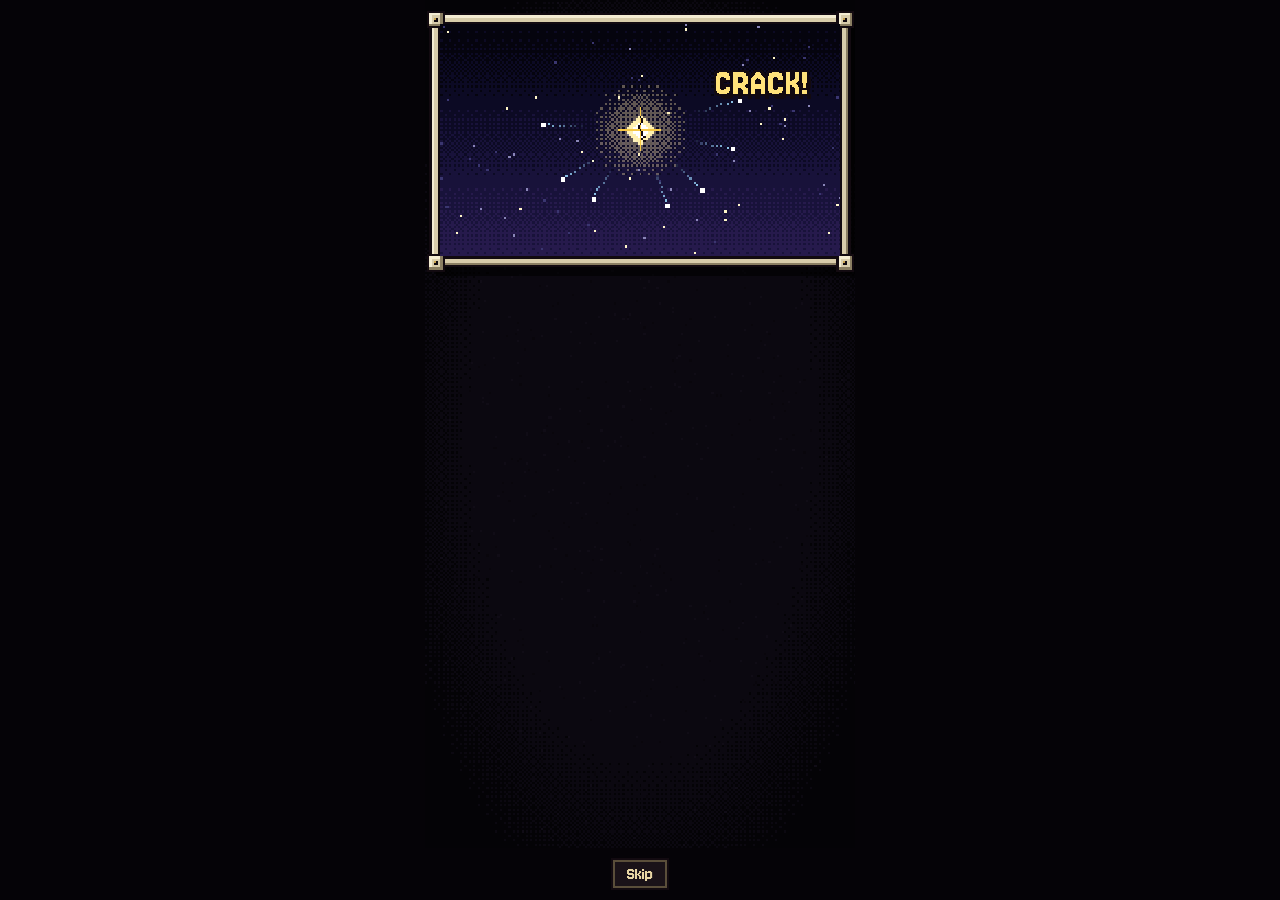
<file: index.html>
<!doctype html>
<html lang="cs">
<head>
<meta charset="utf-8">
<meta name="viewport" content="width=device-width,initial-scale=1,viewport-fit=cover">
<meta name="theme-color" content="#131518">
<link rel="manifest" href="manifest.webmanifest">
<link rel="icon" type="image/png" href="icon-192.png">
<link rel="apple-touch-icon" href="icon-180.png">
<meta name="mobile-web-app-capable" content="yes">
<meta name="apple-mobile-web-app-capable" content="yes">
<meta name="apple-mobile-web-app-title" content="Pixel Krypta">
<meta name="apple-mobile-web-app-status-bar-style" content="black-translucent">
<title>Pixel Krypta</title>
<!-- 09y: fonts are served from the game itself (no Google Fonts → no visitor IP sent to Google; licences in licenses/) -->
<link rel="stylesheet" href="krypta.css?v=2026-11-13c">
</head>
<body>
<div id="splash"><img src="icon-192.png" alt=""><b>PIXEL KRYPTA</b><i></i></div>
<div id="app">
  <div id="stage"><canvas id="cv"></canvas><div id="stick" hidden><b></b><i id="knob"></i></div></div>

  <div id="biLine" hidden></div>
  <div id="hud" hidden>
    <div class="hud-top">
      <div class="bar" id="hpBar"><i id="hpFill"></i><span id="hpTxt">100/100</span></div>
      <div id="time">00:00</div>
      <button id="btnPause" aria-label="Pauza">II</button>
    </div>
    <div class="bar" id="xpBar"><i id="xpFill"></i><span id="lvTxt">Úr. 1</span></div>
    <div class="hud-row"><span><img id="icoCoin" alt=""><b id="coinTxt">0</b></span><span><img id="icoSkull" alt=""><b id="killTxt">0</b></span><span id="hudMat" hidden><img id="icoMat" alt=""><b id="matTxt">0</b></span></div>
    <div id="qPin" hidden></div>
    <div id="combo" hidden><b id="comboN">×0</b><span>kombo</span></div>
    <div class="bar" id="crbar" hidden><i id="crFill"></i><span id="crTxt">Krystal</span></div>
    <div id="items"></div>
    <div id="bossbar" hidden><div id="bossName">Boss</div><div class="bar"><i id="bossFill"></i></div></div>
    <div id="toast"></div>
    <div id="tut" hidden></div>
    <button class="btn sm" id="upBtn" hidden></button>
    <button class="btn sm" id="repBtn" hidden></button>
    <div id="buildbar"></div>
  </div>

  <div id="kRoom" data-k="crypt" data-wall="1" aria-hidden="true" hidden><i class="k-flame"></i><i class="k-flame"></i></div>
  <section class="scr" id="scr-menu">
    <div id="mScene" data-k="crypt" aria-hidden="true"><i class="k-flame"></i><i class="k-flame"></i></div><div id="mTop"><div class="mats" id="mCur"></div><button class="btn alt ic" id="mBoard" aria-label="Síň slávy"><img alt="" id="icBoard"></button><button class="btn alt ic" id="mNews" aria-label="Novinky"><img alt="" id="icNews"></button><button class="btn alt ic" id="mGuide" aria-label="Průvodce"><img alt="" id="icGuide"></button><button class="btn alt ic" id="mSet" aria-label="Nastavení"><img alt="" id="icSet"></button></div>
    <div class="wrap">
      <div class="sp"></div>
      <div class="logobox"><img class="crest" id="crest" alt=""><h1 class="logo">PIXEL<br>KRYPTA</h1><i class="spark s1"></i><i class="spark s2"></i><i class="spark s3"></i></div>
      <div class="paradebox"><div class="parade" id="parade"></div></div>
      <div class="sp"></div>
      <p class="hint" id="mWarn" hidden>Hraješ v prohlížeči uvnitř aplikace. Otevři hru v Safari nebo Chrome (tři tečky → Otevřít v prohlížeči), ať se ti postup pamatuje.</p>
      <div class="stack" id="mStack">
        <button class="btn" id="mPlay">Hrát</button>
        <button class="btn alt" id="mCoop">Hrát s kamarádem</button>
        <div class="row2"><button class="btn alt" id="mHero">Vybavení</button><button class="btn alt" id="mForge">Kovárna</button></div>
        <div class="row2"><button class="btn alt" id="mChest">Obchod</button><button class="btn alt" id="mQuest">Nástěnka</button></div>
        <button class="btn alt skybtn" id="mSky" hidden><img alt="" id="icSky">Souhvězdí</button>
      </div>
    </div>
    <div class="sheetwrap" id="setPop" inert><div class="sheet">
      <div class="head"><h2>Nastavení</h2><button class="btn alt sm" id="setClose">Zavřít</button></div>
      <button class="btn alt sm" id="mNick" hidden></button>
      <div class="row3"><button class="btn alt sm" id="mSound">Zvuk</button><button class="btn alt sm" id="mMusic">Hudba</button><button class="btn alt sm" id="mStick">Ovládání</button></div>
      <div class="vols" id="mVols">
        <label><span>Hlasitost hudby</span><input type="range" min="0" max="100" step="5" id="vMus"><b id="vMusN"></b></label>
        <label><span>Hlasitost efektů</span><input type="range" min="0" max="100" step="5" id="vSfx"><b id="vSfxN"></b></label>
        <label><span>Otřesy obrazovky</span><input type="range" min="0" max="100" step="10" id="vShk"><b id="vShkN"></b></label>
        <label><span>Kroužek rytmu</span><input type="range" min="0" max="100" step="10" id="vBt"><b id="vBtN"></b></label>
      </div>
      <div class="tabs langsw" id="mLang"><button data-l="cs">Čeština</button><button data-l="en">English</button></div>
      <button class="btn alt sm" id="mFb">Napsat názor na hru</button>
      <button class="btn alt sm" id="mPriv">Soukromí a licence</button>
      <button class="btn alt sm" id="mInstall" hidden>Přidat hru na plochu</button>
      <button class="btn alt sm" id="mCheat" hidden>Testovací režim: vyp</button>
      <button class="btn alt sm" id="mGold" hidden>+1000 zlata</button>
      <p class="hint">Na počítači: WASD nebo šipky, Esc je pauza.</p>
      <p class="hint ver" id="mVer"></p>
    </div></div>
  </section>

  <section class="scr" id="scr-select" hidden>
    <div class="wrap">
      <div class="head"><h2>Příprava</h2><button class="btn alt sm" data-back>Zpět</button><div class="mats" id="selMats"></div></div>
      <div id="dailyBox"></div>
      <div class="sec">Hrdina</div>
      <div class="hstrip" id="heroList"></div>
      <div class="card hinfo" id="heroInfo"></div>
      <div class="sec">Kampaň</div>
      <div id="mapList"></div>
      <div class="sticky srow"><button class="btn alt sealb" id="sealBtn" aria-label="Pečetě zbraní" hidden><img alt="" id="sealIc"><b id="sealN"></b></button><button class="btn" id="goBtn">Vyrazit</button></div>
    </div>
    <div class="popwrap" id="selPop" hidden></div>
  </section>

  <section class="scr room smithy" id="scr-shop" hidden>
    <div class="wrap">
      <div class="head"><h2>Kovárna</h2><button class="btn alt sm" data-back>Zpět</button><div class="mats" id="shopMats"></div></div>
      <div class="tabs sectabs" data-sec="forge"><button data-to="forge">Kování</button><button data-to="shop">Vylepšení</button></div>
      <p class="hint kh">Strom trvalých vylepšení. Klíčové uzly přidávají nové schopnosti a každá kapitola otevře další patro.</p>
      <div class="stack" id="shopList"></div>
    </div>
  </section>

  <section class="scr clear" id="scr-levelup" hidden>
    <div class="wrap">
      <h2 class="k-big" id="luTitle">Nová úroveň!</h2>
      <p class="luhint" id="luHint" hidden></p>
      <div class="lutime" id="luTime" data-k="gauge" data-g="time" data-v="0" hidden><i></i></div>
      <div class="lvl" id="luList"></div>
    </div>
  </section>

  <section class="scr clear" id="scr-fuse" hidden>
    <div class="wrap">
      <h2 class="title" id="fzTitle">Fúze!</h2>
      <p class="fz-sub"><img id="fzA" alt=""> <span id="fzSub"></span> <img id="fzB" alt=""></p>
      <div class="fz-stage"><div class="fz-ring" id="fzRing"></div><div class="fz-core" id="fzCore"><img id="fzIcon" alt=""></div></div>
      <div class="fz-pips" id="fzPips"><i></i><i></i><i></i><i></i></div>
      <p class="fz-judge" id="fzJudge"></p>
      <p class="hint" id="fzHint"></p>
      <div class="pop-card fz-intro" id="fzIntro" hidden><h3>Jak na rituál</h3><p>Ťukni 4× kamkoliv do rytmu hudby – vždycky, když se zlatý rámeček stáhne do středu.</p><p>Povede se to vždycky, přesnost jen přidá bonus – u zbraní až +25 % síly.</p><button class="btn" id="fzGo">Rozumím, začít</button></div>
    </div>
  </section>

  <section class="scr" id="scr-coop" hidden>
    <div class="wrap">
      <div class="head"><h2>S kamarádem</h2><button class="btn alt sm" id="coBack">Zpět</button></div>
      <div class="stack" id="coStartBox">
        <p class="hint kh">Hrajete spolu na stejné mapě, každý na svém telefonu. Mezi vámi je rytmické pouto, které kosí nepřátele. Kdo padne, toho kamarád oživí.</p>
        <button class="btn" id="coHost">Založit hru</button>
        <div class="co-join"><input id="coCode" maxlength="4" placeholder="0000" inputmode="numeric" pattern="[0-9]*" autocomplete="off" spellcheck="false"><button class="btn alt" id="coJoin">Připojit</button></div>
        <p class="co-err" id="coErr"></p>
        <button class="btn alt" id="coBot">Hrát s botem</button>
      </div>
      <div class="stack" id="coRoom" hidden>
        <p class="sec" id="coCodeSec">Kód hry</p>
        <div class="co-code" id="coCodeShow">----</div>
        <button class="btn alt sm" id="coShare">Poslat kamarádovi</button>
        <p class="co-status" id="coStatus"></p>
        <p class="sec">Tvůj hrdina</p><div class="co-picks" id="coHeroes"></div>
        <p class="sec" id="coBotSec" hidden>Hrdina bota</p><div class="co-picks" id="coBotHeroes" hidden></div>
        <p class="sec">Mapa</p><div class="co-picks" id="coMaps"></div>
        <div class="co-picks nm" id="coNm"></div>
        <div class="sticky"><button class="btn" id="coGo" disabled>Začít hru</button>
        <p class="hint" id="coWait">Hru spustí ten, kdo ji založil.</p></div>
      </div>
    </div>
  </section>

  <section class="scr clear" id="scr-wait" hidden>
    <div class="wrap"><h2 class="title" id="waitTxt">Kamarád ještě vybírá…</h2><p class="hint">Hra pokračuje, až budete hotoví oba.</p></div>
  </section>

  <section class="scr room armory" id="scr-hero" hidden>
    <div class="wrap">
      <div class="head"><h2>Vybavení</h2><button class="btn alt sm" data-back>Zpět</button><div class="mats" id="hMats"></div></div>
      <div class="tabs sectabs" data-sec="gear"><button data-to="hero">Hrdina</button><button data-to="towers">Věže</button><button data-to="pets">Mazlíčci</button></div>
      <div class="hstrip" id="hTabs"></div>
      <div class="slots" id="hSlots"></div>
      <div class="sec">Inventář · <span id="invCount"></span></div>
      <div class="cats" id="invCats"></div>
      <div class="inv" id="invGrid"></div>
      <div class="card hcard" id="hCard"></div>
    </div>
    <div class="popwrap" id="itemPop" hidden></div>
  </section>

  <section class="scr room armory" id="scr-towers" hidden>
    <div class="wrap">
      <div class="head"><h2>Vybavení</h2><button class="btn alt sm" data-back>Zpět</button><div class="mats" id="twMats"></div></div>
      <div class="tabs sectabs" data-sec="gear"><button data-to="hero">Hrdina</button><button data-to="towers">Věže</button><button data-to="pets">Mazlíčci</button></div>
      <div class="sec">Arzenál do běhu</div>
      <div class="tdeck" id="twDeck"></div>
      <p class="hint" id="twHint"></p>
      <div class="sec">Tvoje věže · <span id="twCount"></span></div>
      <div class="inv" id="twGrid"></div>
      <div class="tgrid" id="twLocked"></div>
    </div>
    <div class="popwrap" id="twPop" hidden></div>
  </section>
  <section class="scr room armory" id="scr-pets" hidden>
    <div class="wrap">
      <div class="head"><h2>Vybavení</h2><button class="btn alt sm" data-back>Zpět</button><div class="mats" id="ptMats"></div></div>
      <div class="tabs sectabs" data-sec="gear"><button data-to="hero">Hrdina</button><button data-to="towers">Věže</button><button data-to="pets">Mazlíčci</button></div>
      <div class="sec">Mazlíček do běhu</div>
      <div id="ptSlot" class="ptslot"></div>
      <p class="hint kh" id="ptHint"></p>
      <div class="sec">Tvoji mazlíčci · <span id="ptCount"></span></div>
      <div class="inv" id="ptGrid"></div>
      <div class="tgrid" id="ptLocked"></div>
    </div>
    <div class="popwrap" id="ptPop" hidden></div>
  </section>
  <section class="scr room market" id="scr-chests" hidden>
    <div class="wrap">
      <div class="head"><h2>Obchod</h2><button class="btn alt sm" data-back>Zpět</button><div class="mats" id="cMats"></div></div>
      <p class="hint kh">Truhly jsou jediný stálý zdroj výbavy a jediný zdroj legendárních předmětů. Kampaň dá předmět jen za první výhru mapy na každé Noční můře a kusy setů z finále.</p>
      <div class="stack" id="chestList"></div>
    </div>
    <div class="popwrap" id="chestPop" hidden></div>
  </section>

  <section class="scr room smithy" id="scr-forge" hidden>
    <div class="wrap">
      <div class="head"><h2>Kovárna</h2><button class="btn alt sm" data-back>Zpět</button><div class="mats" id="fMats"></div></div>
      <div class="tabs sectabs" data-sec="forge"><button data-to="forge">Kování</button><button data-to="shop">Vylepšení</button></div>
      <div class="sec">Sloučení</div>
      <p class="hint kh">Sliješ <b>3 stejné kusy</b> v jeden lepší: předměty a karty věží o <b>raritu výš</b>, mazlíčky o <b>hvězdu víc</b>. Ťukej do rytmu, Perfektní ťuknutí dají lepší hodnoty.</p>
      <div class="k-forge" data-k="forge2" aria-hidden="true"></div>
      <div class="stack" id="forgeList"></div>
    </div>
    <div class="popwrap" id="forgePop" hidden></div>
  </section>

  <section class="scr" id="scr-quests" hidden>
    <div class="wrap">
      <div class="head"><h2>Nástěnka</h2><button class="btn alt sm" data-back>Zpět</button></div>
      <div id="qBody"></div>
    </div>
    <div class="popwrap" id="qPop" hidden></div>
  </section>

  <section class="scr" id="scr-sky" hidden>
    <div class="wrap">
      <div class="head"><h2>Souhvězdí</h2><button class="btn alt sm" data-back>Zpět</button><div class="mats skypts" id="skyPts"></div></div>
      <div class="skytabs" id="skyTabs"></div>
      <div class="skyframe"><canvas id="skyCv" width="128" height="128"></canvas><i class="k-astro" data-k="astro"></i></div>
      <div id="skyInfo"></div>
      <div id="skySrc" class="kh"></div>
    </div>
    <div class="popwrap" id="skyPop" hidden></div>
  </section>
  <section class="scr room hall" id="scr-master" hidden>
    <div class="wrap">
      <div class="head"><h2>Síň slávy</h2><button class="btn alt sm" data-back>Zpět</button></div>
      <div class="tabs sectabs" data-sec="hall"><button data-to="board">Žebříček</button><button data-to="master">Mistrovství</button><button data-to="codex">Sbírka</button></div>
      <p class="hint kh">Dlouhodobé cíle. Za každý dostaneš odměnu a titul, který se ukáže u tvé přezdívky v žebříčku. Splněno <b id="maCount"></b></p>
      <div id="maTitle" class="matitle"></div>
      <div class="stack" id="maList"></div>
    </div>
  </section>

  <section class="scr" id="scr-guide" hidden>
    <div class="wrap">
      <div class="head"><h2>Průvodce</h2><button class="btn alt sm" data-back>Zpět</button></div>
      <div class="tabs" id="gdTabs"><button data-g="basics">Základy</button><button data-g="weapons">Zbraně</button><button data-g="towers">Věže</button><button data-g="world">Svět</button><button data-g="progress">Postup</button></div>
      <div class="stack" id="gdList"></div>
    </div>
  </section>

  <section class="scr room hall" id="scr-codex" hidden>
    <div class="wrap">
      <div class="head"><h2>Síň slávy</h2><button class="btn alt sm" data-back>Zpět</button></div>
      <div class="tabs sectabs" data-sec="hall"><button data-to="board">Žebříček</button><button data-to="master">Mistrovství</button><button data-to="codex">Sbírka</button></div>
      <p class="hint">Objeveno <b id="cxCount"></b></p>
      <div class="sec">Kronika</div><div class="stack" id="cxStory"></div>
      <div class="sec">Fúze zbraní</div><div class="cxgrid" id="cxFus"></div>
      <div class="sec">Sety kapitol</div><div class="stack" id="cxSet"></div>
      <div class="sec">Legendární předměty</div><div class="cxgrid" id="cxLeg"></div>
    </div>
  </section>

  <section class="scr clear" id="scr-pause" hidden>
    <div class="wrap">
      <h2 class="k-sign" data-k="sign"><i data-k="chain"></i><i data-k="chain"></i><img alt="" id="pSkull"><span>Pauza</span></h2>
      <div id="pBuild" class="pbuild"></div>
      <div class="stack">
        <button class="k-btn" data-k="btn" data-m="gold" id="pResume">Pokračovat</button>
        <div class="k-brow"><button class="k-btn k-ibtn" data-k="btn" data-m="slate" data-s="st" id="pStick"></button><button class="k-btn" data-k="btn" data-m="danger" id="pQuit">Ukončit běh</button></div>
        <button class="btn alt sm" id="pSkip" hidden>Test: skok na bosse</button>
        <button class="btn alt sm" id="pGod" hidden>Test: nesmrtelnost vyp</button>
        <button class="btn alt sm" id="pFuse" hidden>Test: připrav fúzi</button>
      </div>
    </div>
  </section>

  <section class="scr clear" id="scr-over" hidden>
    <div class="wrap">
      <div class="ovhead" id="ovHead"></div>
      <h2 class="title" id="ovTitle">Vítězství!</h2>
      <p class="tag" id="ovSub"></p>
      <div class="ovw" id="ovW"></div>
      <table class="res" id="ovTable"></table>
      <div class="popwrap" id="ovPop" hidden></div>
      <div class="stack">
        <button class="btn gold ovset" id="ovSet" hidden></button>
        <button class="btn" id="ovAgain">Pokračovat</button>
        <div hidden><button class="btn alt" id="ovShare">Sdílet výsledek</button><button class="btn alt" id="ovMenu">Menu</button></div>
      </div>
    </div>
  </section>

  <section class="scr room hall" id="scr-board" hidden>
    <div class="wrap">
      <div class="head"><h2>Síň slávy</h2><button class="btn alt sm" data-back>Zpět</button></div>
      <div class="tabs sectabs" data-sec="hall"><button data-to="board">Žebříček</button><button data-to="master">Mistrovství</button><button data-to="codex">Sbírka</button></div>
      <div class="tabs" id="boardTabs"><button data-t="celkem">Celkem</button><button data-t="dnes">Dnes</button><button data-t="tyden">Týden</button><button data-t="kombo">Kombo</button><button data-t="map">Mapy</button><button data-t="coop">Co-op</button></div>
      <div class="bmaps" id="boardMaps" hidden></div>
      <p class="hint" id="boardMsg"></p>
      <div class="podium" id="boardPod" hidden></div>
      <div class="stack" id="boardList"></div>
      <button class="btn alt sm" id="boardRefresh">Obnovit</button>
      <div class="sticky bme" id="boardMe" hidden></div>
    </div>
  </section>

  <section class="scr" id="scr-nick" hidden>
    <div class="wrap">
      <div class="head"><h2 id="nickTitle">Hráč</h2><button class="btn alt sm" data-back>Zpět</button></div>
      <div class="tabs" id="nickTabs"><button data-m="new">Nový hráč</button><button data-m="login">Mám přezdívku</button></div>
      <p class="hint" id="nickMsg"></p>
      <label class="fl" id="nickWrap">Přezdívka<input id="nickInput" maxlength="16" autocomplete="off" spellcheck="false" placeholder="Tvoje přezdívka"></label>
      <label class="fl" id="pinWrap">PIN (4 až 8 číslic)<input id="pinInput" type="password" inputmode="numeric" maxlength="8" autocomplete="off" placeholder="••••"></label>
      <div class="fl" id="avWrap">Profilový obrázek<div id="avList"></div><p class="hint" id="avHint"></p></div>
      <div class="sticky nsv"><button class="btn" id="nickSave">Uložit</button></div>
      <div class="fl" id="ttlWrap">Titul u přezdívky<div class="tabs" id="ttlList"></div><p class="hint" id="ttlHint"></p></div>
    </div>
  </section>

  <div id="note"></div>
  <div class="popwrap" id="newsPop" hidden></div>
</div>

<script>
/* Online žebříček: sem vlož údaje ze Supabase (Project Settings → API: Project URL a anon public key).
   Když zůstanou prázdné, hra běží offline a postup se ukládá jen v prohlížeči. */
window.KRYPTA_ONLINE={url:'https://mpxfppuigwvwlfhsnbgr.supabase.co',key:'sb_publishable_X7rB8j45EHq79TnlzSxxsw_slxNAD8G'};
</script>
<script id="sbjs" async src="vendor/supabase-2.45.4.js"></script><!-- MIT, licenses/MIT-supabase-js.txt -->
<script>/* 09z7: English texts are downloaded only for English players (same language rule as LANG in game.js) */
(function(){var l=null;try{l=localStorage.getItem('pixel-krypta-lang');}catch(e){}
if(l!=='cs'&&l!=='en')l=/^(cs|sk)\b/i.test(String((navigator.languages&&navigator.languages[0])||navigator.language||''))?'cs':'en';
window.KRYPTA_LANG=l;if(l==='en')document.write('<script src="lang-en.js?v=2026-11-13c"><\/script>');})();
</script>
<script src="game.js?v=2026-11-13c"></script>

<div id="kHelp" hidden><div class="khcard" data-k="slab" data-m="parch"><div id="kHelpTxt"></div></div></div>
</body>
</html>
</file>
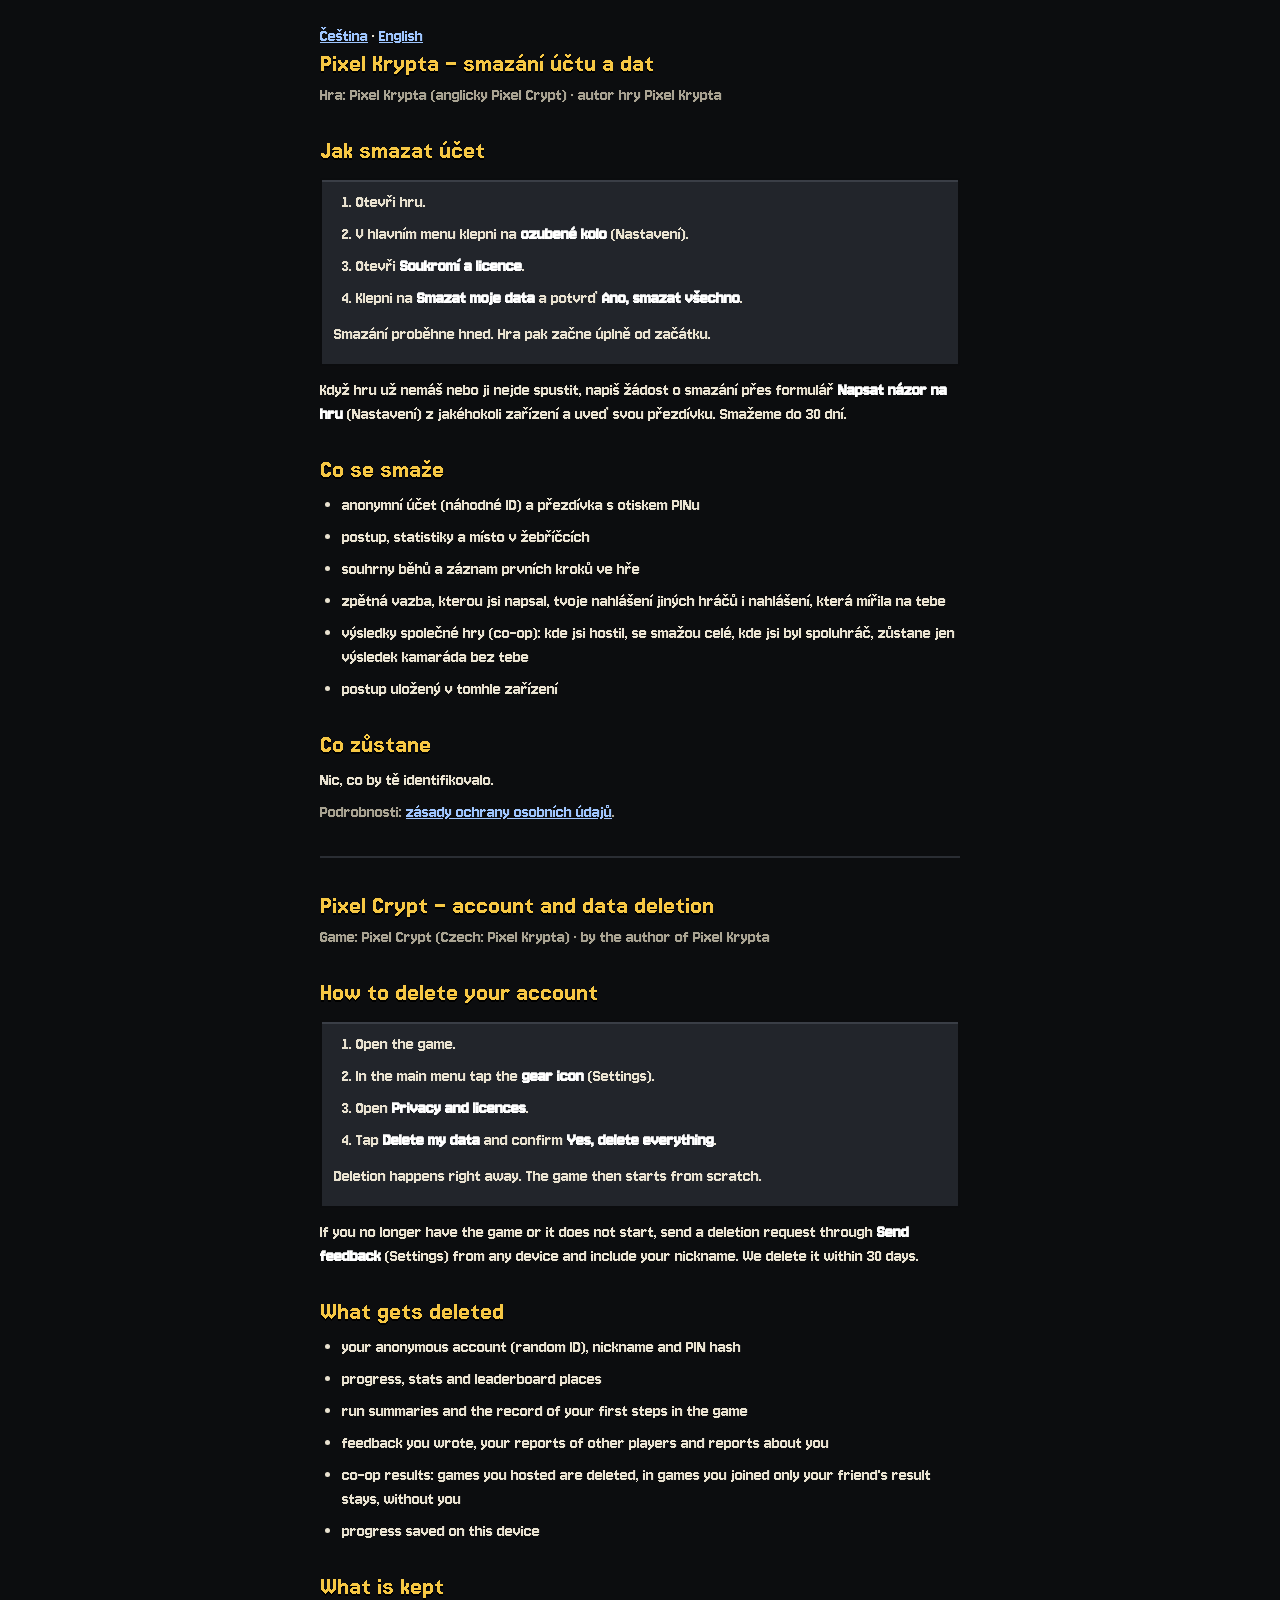
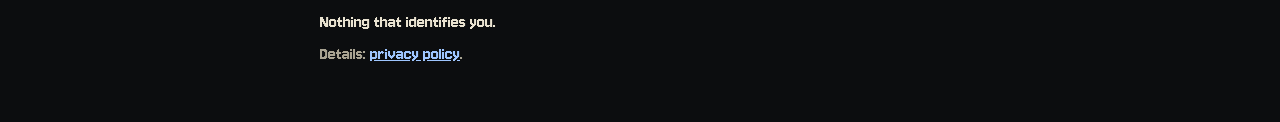
<file: smazat-ucet.html>
<!DOCTYPE html>
<html lang="cs">
<head>
<meta charset="utf-8">
<meta name="viewport" content="width=device-width,initial-scale=1">
<title>Pixel Krypta – smazání účtu a dat / Account and data deletion</title>
<meta name="robots" content="index">
<style>
@font-face{font-family:'Jersey 10';font-display:swap;src:url(fonts/jersey-10-latin-ext-400-normal.woff2) format('woff2');unicode-range:U+0100-02BA,U+02BD-02C5,U+02C7-02CC,U+02CE-02D7,U+02DD-02FF,U+0304,U+0308,U+0329,U+1E00-1E9F,U+1EF2-1EFF,U+2020,U+20A0-20AB,U+20AD-20C0,U+2113,U+2C60-2C7F,U+A720-A7FF}
@font-face{font-family:'Jersey 10';font-display:swap;src:url(fonts/jersey-10-latin-400-normal.woff2) format('woff2');unicode-range:U+0000-00FF,U+0131,U+0152-0153,U+02BB-02BC,U+02C6,U+02DA,U+02DC,U+0304,U+0308,U+0329,U+2000-206F,U+20AC,U+2122,U+2191,U+2193,U+2212,U+2215,U+FEFF,U+FFFD}
@font-face{font-family:'Jersey 15';font-display:swap;src:url(fonts/jersey-15-latin-400-normal.woff2) format('woff2');unicode-range:U+0000-00FF,U+2000-206F}
@font-face{font-family:'Jersey 15';font-display:swap;src:url(fonts/jersey-15-latin-ext-400-normal.woff2) format('woff2');unicode-range:U+0100-02BA,U+02BD-02C5,U+02C7-02CC,U+02CE-02D7,U+02DD-02FF,U+1E00-1E9F}
html{background:#0c0d0f;color:#e9e2d0;font:18.6667px/24px 'Jersey 10',system-ui,sans-serif;-webkit-text-size-adjust:100%}
body{margin:0 auto;max-width:640px;padding:24px 16px 48px}
h1,h2{font-family:'Jersey 15','Jersey 10',sans-serif;font-weight:400;color:#f6c744;text-shadow:0 2px 0 #000}
h1{font-size:27px;line-height:31px;margin:0 0 4px}
h2{font-size:27px;line-height:31px;margin:28px 0 8px}
p,li{margin:0 0 8px}
ol,ul{padding-left:22px;margin:0 0 12px}
b{color:#fff}
.box{background:#22252b;box-shadow:inset 0 0 0 2px #0b0c0e,inset 0 4px 0 0 #3a3e46;padding:12px 14px;margin:12px 0}
.muted{color:#a9a392}
nav a,a{color:#9fc6ff}
hr{border:0;border-top:2px solid #2a2d33;margin:32px 0}
</style>
</head>
<body>
<nav><a href="#cs">Čeština</a> · <a href="#en">English</a></nav>

<section id="cs">
<h1>Pixel Krypta – smazání účtu a dat</h1>
<p class="muted">Hra: Pixel Krypta (anglicky Pixel Crypt) · autor hry Pixel Krypta</p>

<h2>Jak smazat účet</h2>
<div class="box">
<ol>
<li>Otevři hru.</li>
<li>V hlavním menu klepni na <b>ozubené kolo</b> (Nastavení).</li>
<li>Otevři <b>Soukromí a licence</b>.</li>
<li>Klepni na <b>Smazat moje data</b> a potvrď <b>Ano, smazat všechno</b>.</li>
</ol>
<p>Smazání proběhne hned. Hra pak začne úplně od začátku.</p>
</div>
<p>Když hru už nemáš nebo ji nejde spustit, napiš žádost o smazání přes formulář <b>Napsat názor na hru</b> (Nastavení) z jakéhokoli zařízení a uveď svou přezdívku. Smažeme do 30 dní.</p>

<h2>Co se smaže</h2>
<ul>
<li>anonymní účet (náhodné ID) a přezdívka s otiskem PINu</li>
<li>postup, statistiky a místo v žebříčcích</li>
<li>souhrny běhů a záznam prvních kroků ve hře</li>
<li>zpětná vazba, kterou jsi napsal, tvoje nahlášení jiných hráčů i nahlášení, která mířila na tebe</li>
<li>výsledky společné hry (co-op): kde jsi hostil, se smažou celé, kde jsi byl spoluhráč, zůstane jen výsledek kamaráda bez tebe</li>
<li>postup uložený v tomhle zařízení</li>
</ul>

<h2>Co zůstane</h2>
<p>Nic, co by tě identifikovalo.</p>
<p class="muted">Podrobnosti: <a href="PRIVACY.md">zásady ochrany osobních údajů</a>.</p>
</section>

<hr>

<section id="en" lang="en">
<h1>Pixel Crypt – account and data deletion</h1>
<p class="muted">Game: Pixel Crypt (Czech: Pixel Krypta) · by the author of Pixel Krypta</p>

<h2>How to delete your account</h2>
<div class="box">
<ol>
<li>Open the game.</li>
<li>In the main menu tap the <b>gear icon</b> (Settings).</li>
<li>Open <b>Privacy and licences</b>.</li>
<li>Tap <b>Delete my data</b> and confirm <b>Yes, delete everything</b>.</li>
</ol>
<p>Deletion happens right away. The game then starts from scratch.</p>
</div>
<p>If you no longer have the game or it does not start, send a deletion request through <b>Send feedback</b> (Settings) from any device and include your nickname. We delete it within 30 days.</p>

<h2>What gets deleted</h2>
<ul>
<li>your anonymous account (random ID), nickname and PIN hash</li>
<li>progress, stats and leaderboard places</li>
<li>run summaries and the record of your first steps in the game</li>
<li>feedback you wrote, your reports of other players and reports about you</li>
<li>co-op results: games you hosted are deleted, in games you joined only your friend's result stays, without you</li>
<li>progress saved on this device</li>
</ul>

<h2>What is kept</h2>
<p>Nothing that identifies you.</p>
<p class="muted">Details: <a href="PRIVACY.md">privacy policy</a>.</p>
</section>
</body>
</html>
</file>
<file: krypta.css>
/* Pixel Krypta – styly hry (09z7: vytažené z index.html, pořadí bloků zachované) */
@font-face{font-family:'Pixelify Sans';font-style:normal;font-weight:500;font-display:swap;src:url(fonts/pixelify-sans-latin-ext-500-normal.woff2) format('woff2');unicode-range:U+0100-02BA,U+02BD-02C5,U+02C7-02CC,U+02CE-02D7,U+02DD-02FF,U+0304,U+0308,U+0329,U+1D00-1DBF,U+1E00-1E9F,U+1EF2-1EFF,U+2020,U+20A0-20AB,U+20AD-20C0,U+2113,U+2C60-2C7F,U+A720-A7FF}
@font-face{font-family:'Pixelify Sans';font-style:normal;font-weight:500;font-display:swap;src:url(fonts/pixelify-sans-latin-500-normal.woff2) format('woff2');unicode-range:U+0000-00FF,U+0131,U+0152-0153,U+02BB-02BC,U+02C6,U+02DA,U+02DC,U+0304,U+0308,U+0329,U+2000-206F,U+20AC,U+2122,U+2191,U+2193,U+2212,U+2215,U+FEFF,U+FFFD}
@font-face{font-family:'Pixelify Sans';font-style:normal;font-weight:700;font-display:swap;src:url(fonts/pixelify-sans-latin-ext-700-normal.woff2) format('woff2');unicode-range:U+0100-02BA,U+02BD-02C5,U+02C7-02CC,U+02CE-02D7,U+02DD-02FF,U+0304,U+0308,U+0329,U+1D00-1DBF,U+1E00-1E9F,U+1EF2-1EFF,U+2020,U+20A0-20AB,U+20AD-20C0,U+2113,U+2C60-2C7F,U+A720-A7FF}
@font-face{font-family:'Pixelify Sans';font-style:normal;font-weight:700;font-display:swap;src:url(fonts/pixelify-sans-latin-700-normal.woff2) format('woff2');unicode-range:U+0000-00FF,U+0131,U+0152-0153,U+02BB-02BC,U+02C6,U+02DA,U+02DC,U+0304,U+0308,U+0329,U+2000-206F,U+20AC,U+2122,U+2191,U+2193,U+2212,U+2215,U+FEFF,U+FFFD}
@font-face{font-family:'Chakra Petch';font-style:normal;font-weight:500;font-display:swap;src:url(fonts/chakra-petch-latin-ext-500-normal.woff2) format('woff2');unicode-range:U+0100-02BA,U+02BD-02C5,U+02C7-02CC,U+02CE-02D7,U+02DD-02FF,U+0304,U+0308,U+0329,U+1D00-1DBF,U+1E00-1E9F,U+1EF2-1EFF,U+2020,U+20A0-20AB,U+20AD-20C0,U+2113,U+2C60-2C7F,U+A720-A7FF}
@font-face{font-family:'Chakra Petch';font-style:normal;font-weight:500;font-display:swap;src:url(fonts/chakra-petch-latin-500-normal.woff2) format('woff2');unicode-range:U+0000-00FF,U+0131,U+0152-0153,U+02BB-02BC,U+02C6,U+02DA,U+02DC,U+0304,U+0308,U+0329,U+2000-206F,U+20AC,U+2122,U+2191,U+2193,U+2212,U+2215,U+FEFF,U+FFFD}
@font-face{font-family:'Chakra Petch';font-style:normal;font-weight:600;font-display:swap;src:url(fonts/chakra-petch-latin-ext-600-normal.woff2) format('woff2');unicode-range:U+0100-02BA,U+02BD-02C5,U+02C7-02CC,U+02CE-02D7,U+02DD-02FF,U+0304,U+0308,U+0329,U+1D00-1DBF,U+1E00-1E9F,U+1EF2-1EFF,U+2020,U+20A0-20AB,U+20AD-20C0,U+2113,U+2C60-2C7F,U+A720-A7FF}
@font-face{font-family:'Chakra Petch';font-style:normal;font-weight:600;font-display:swap;src:url(fonts/chakra-petch-latin-600-normal.woff2) format('woff2');unicode-range:U+0000-00FF,U+0131,U+0152-0153,U+02BB-02BC,U+02C6,U+02DA,U+02DC,U+0304,U+0308,U+0329,U+2000-206F,U+20AC,U+2122,U+2191,U+2193,U+2212,U+2215,U+FEFF,U+FFFD}
@font-face{font-family:'Chakra Petch';font-style:normal;font-weight:700;font-display:swap;src:url(fonts/chakra-petch-latin-ext-700-normal.woff2) format('woff2');unicode-range:U+0100-02BA,U+02BD-02C5,U+02C7-02CC,U+02CE-02D7,U+02DD-02FF,U+0304,U+0308,U+0329,U+1D00-1DBF,U+1E00-1E9F,U+1EF2-1EFF,U+2020,U+20A0-20AB,U+20AD-20C0,U+2113,U+2C60-2C7F,U+A720-A7FF}
@font-face{font-family:'Chakra Petch';font-style:normal;font-weight:700;font-display:swap;src:url(fonts/chakra-petch-latin-700-normal.woff2) format('woff2');unicode-range:U+0000-00FF,U+0131,U+0152-0153,U+02BB-02BC,U+02C6,U+02DA,U+02DC,U+0304,U+0308,U+0329,U+2000-206F,U+20AC,U+2122,U+2191,U+2193,U+2212,U+2215,U+FEFF,U+FFFD}
/* Layout: one-screen app. Canvas stage fills the frame, HUD and menus are HTML layers above it.
   Look: dusk-violet dungeon, gold as the reward colour, hard pixel edges, no rounding. */
:root{
  --bg:#131518; --panel:#212429; --panel-hi:#2e3137; --line:#4b4f5a;
  --fg:#f8f7f4; --muted:#b3b0a9; --ink:#191b1e;
  --gold:#f6c744; --gold-dk:#a97a14; --red:#e8453c; --green:#5cc45c; --blue:#4aa3e8;
  --font:'Chakra Petch',system-ui,-apple-system,'Segoe UI',sans-serif;
  --font-px:'Pixelify Sans','Chakra Petch',system-ui,sans-serif;
  color-scheme:dark;
}
*,*::before,*::after{box-sizing:border-box}
[hidden]{display:none!important}
html{height:var(--appH,100%);background:var(--bg)}
body{height:var(--appH,100%);margin:0;background:var(--bg);color:var(--fg);font-family:var(--font);font-size:18.6667px;line-height:24px;font-family:'Jersey 10',var(--font);font-weight:500;-webkit-font-smoothing:antialiased;
  overflow:hidden;overscroll-behavior:none;-webkit-user-select:none;user-select:none;-webkit-touch-callout:none;-webkit-tap-highlight-color:transparent}
button{font-family:inherit}
#app{position:fixed;left:0;top:0;width:100%;height:var(--appH,100%);overflow:hidden;background:var(--bg)}
#stage{position:absolute;inset:0;touch-action:none;overflow:hidden;background:#0c0d0f}
#cv{position:absolute;left:0;top:0;image-rendering:pixelated;image-rendering:crisp-edges}
#stick{position:absolute;width:0;height:0;pointer-events:none;z-index:5}
#stick b{position:absolute;left:-46px;top:-46px;width:92px;height:92px;border:4px solid #ffffff55;background:#ffffff14}
#stick i{position:absolute;left:-19px;top:-19px;width:38px;height:38px;background:#ffffffaa;border:4px solid #ffffffcc}

/* HUD */
#hud{position:absolute;inset:0;pointer-events:none;z-index:10;padding:calc(8px + var(--sat,0px)) 10px calc(8px + var(--sab,0px));display:flex;flex-direction:column;gap:6px}
.hud-top{display:flex;align-items:center;gap:8px}
.bar{position:relative;height:20px;background:#0c0d0fcc;border:3px solid #0c0d0f;box-shadow:0 0 0 2px #ffffff30}
.bar i{position:absolute;left:0;top:0;bottom:0;width:100%;transform-origin:left;transition:transform .12s}
.bar span{position:absolute;inset:0;display:flex;align-items:center;justify-content:center;font-size:18.6667px;line-height:24px;font-family:'Jersey 10',var(--font);font-weight:700;text-shadow:0 1px 0 #000}
#hpBar{flex:1;min-width:0}
#hpFill{background:var(--red)}
#xpBar{height:14px}
#xpFill{background:var(--blue)}
#xpBar span{font-size:18.6667px;line-height:24px;font-family:'Jersey 10',var(--font)}
#time{font-variant-numeric:tabular-nums;font-size:34px;line-height:40px;font-family:'Jersey 20',var(--font);font-weight:700;letter-spacing:.04em;text-shadow:0 3px 0 #000a;min-width:72px;text-align:center}
#btnPause{pointer-events:auto;width:44px;height:44px;border:0;background:#0c0d0fcc;color:var(--fg);font-size:27px;line-height:31px;font-family:'Jersey 15',var(--font);font-weight:700;
  box-shadow:inset 0 0 0 3px #ffffff40;cursor:pointer;letter-spacing:2px}
#btnPause:active{background:#ffffff30}
.hud-row{display:flex;gap:14px;font-size:18.6667px;line-height:24px;font-family:'Jersey 10',var(--font);font-weight:600;text-shadow:0 2px 0 #000a;align-items:center}
.hud-row span{display:flex;align-items:center;gap:5px}
.hud-row img{width:16px;height:16px;image-rendering:pixelated}
#items{display:flex;flex-wrap:wrap;gap:4px}
.it{position:relative;width:34px;height:34px;background:#0c0d0fb0;box-shadow:inset 0 0 0 2px #ffffff30;display:flex;align-items:center;justify-content:center}
.it img{width:26px;height:26px;image-rendering:pixelated}
.it em{position:absolute;right:-2px;bottom:-3px;min-width:14px;padding:0 3px;font-style:normal;font-size:18.6667px;line-height:24px;font-family:'Jersey 10',var(--font);line-height:14px;text-align:center;font-weight:700;color:var(--gold);background:#0c0d0f;box-shadow:0 0 0 1px #ffffff30}
#bossbar{align-self:center;width:min(86%,420px);text-align:center;font-weight:700;font-size:18.6667px;line-height:24px;font-family:'Jersey 10',var(--font);text-shadow:0 2px 0 #000}
#bossbar .bar{height:16px;margin-top:2px}
#invGrid>.hint{grid-column:1/-1}
#bossbar.rage #bossName{color:#ff5a4a;animation:rageP .5s steps(2) infinite}#bossbar.rage #bossName::after{content:' zuří!'}html[lang=en] #bossbar.rage #bossName::after{content:' rages!'}#bossbar.rage #bossFill{background:#ff4a3a}
@keyframes rageP{50%{transform:scale(1.08)}}
#bossFill{background:#c869e0}
#toast{position:absolute;left:0;right:0;top:34%;text-align:center;font-size:34px;line-height:40px;font-family:'Jersey 20',var(--font);font-weight:700;color:var(--gold);text-shadow:0 3px 0 #000;
  opacity:0;transition:opacity .25s;padding:0 16px}
#toast.on{opacity:1}
#tut{position:absolute;left:14px;right:14px;top:calc(178px + var(--sat,0px));background:#131518e6;box-shadow:inset 0 0 0 3px var(--gold);clip-path:var(--px);padding:10px 14px;font-size:18.6667px;line-height:24px;font-family:'Jersey 10',var(--font);font-weight:600;text-align:center;color:var(--fg);pointer-events:none;animation:rvIn .3s steps(3)}
#mVer{font-size:18.6667px;line-height:24px;font-family:'Jersey 10',var(--font);opacity:.6;margin-top:-6px}
#mNews{position:relative}#mNews.has::after{content:'';position:absolute;top:4px;right:4px;width:8px;height:8px;background:var(--red);box-shadow:0 0 0 2px #2a0a10}
.shareimg{width:100%;max-height:58vh;object-fit:contain;image-rendering:auto;box-shadow:0 0 0 3px var(--line)}
#note{position:absolute;left:50%;bottom:calc(22px + var(--sab,0px));transform:translateX(-50%);z-index:60;background:var(--ink);color:var(--fg);padding:10px 16px;
  box-shadow:inset 0 0 0 3px var(--gold);font-weight:600;opacity:0;pointer-events:none;transition:opacity .2s;max-width:90%;text-align:center}
#note.on{opacity:1}
#combo{position:absolute;right:10px;top:calc(100px + var(--sat,0px));text-align:right;font-weight:700;color:var(--gold);text-shadow:0 3px 0 #000a;line-height:24px}
#combo b{display:block;font-size:34px;line-height:40px;font-family:'Jersey 20',var(--font)}
#combo span{font-size:18.6667px;line-height:24px;font-family:'Jersey 10',var(--font);letter-spacing:.14em;text-transform:uppercase;color:#ffe9a8}
#combo.pop b{animation:cpop .16s steps(3)}
@keyframes cpop{0%{transform:scale(1.5)}100%{transform:scale(1)}}
#time{transform-origin:50% 60%}

/* Screens */
.scr{position:absolute;inset:0;z-index:20;display:flex;flex-direction:column;align-items:center;overflow-y:auto;
  padding:calc(22px + var(--sat,0px)) 16px calc(22px + var(--sab,0px));background:#131518f2;-webkit-user-select:none;user-select:none}
.scr.clear{background:#131518cc;justify-content:center}
.wrap{width:100%;max-width:520px;display:flex;flex-direction:column;gap:14px;margin:auto 0}
.scr:not(.clear):not(#scr-menu)>.wrap{margin:0 0 auto}
/* the header with Back stays at the top while a screen scrolls */
.scr:not(.clear)>.wrap>.head{flex-wrap:wrap;row-gap:6px;position:sticky;z-index:5;top:calc(-22px - var(--sat,0px));margin:calc(-22px - var(--sat,0px)) -16px 0;padding:calc(18px + var(--sat,0px)) 16px 10px;
  background:linear-gradient(90deg,var(--gold) 0 26%,var(--line) 26% 100%) 16px 100%/calc(100% - 32px) 3px no-repeat,#131518}
/* "new" markers */
#mPlay,#mHero,#mChest,#mForge{position:relative}
#mPlay.new::after,#mHero.new::after,#mChest.new::after,#mForge.new::after{content:attr(data-new);position:absolute;top:5px;right:7px;font:400 18.6667px/24px 'Jersey 10',var(--font);letter-spacing:.06em;color:#15171b;text-shadow:none;-webkit-text-stroke:0;background:var(--gold);padding:3px 5px 2px;box-shadow:0 0 0 2px #1e2026;animation:qdot 1.6s ease-in-out infinite}
.nw{position:absolute;top:3px;right:3px;width:8px;height:8px;background:var(--gold);box-shadow:0 0 0 2px #1e2026;pointer-events:none}
.co-pick .nw{top:4px;right:4px}
.newtag{display:inline-block;margin-left:6px;font:400 18.6667px/24px 'Jersey 10',var(--font);letter-spacing:.06em;color:#15171b;text-shadow:none;background:var(--gold);padding:3px 5px 2px;vertical-align:middle}
/* currencies as a second row of the sticky head: always visible while scrolling */
.head>.mats{flex:1 0 100%;order:3;margin:0;padding:0;background:none;box-shadow:none;clip-path:none;justify-content:flex-start;gap:4px 14px;font-size:18.6667px;line-height:24px;font-family:'Jersey 10',var(--font)}
.head>.mats .mt:first-child{color:var(--gold)}
/* main menu: top bar (currencies + icon buttons), logo centred in the free space, six buttons at the bottom within thumb reach */
#scr-menu{padding-top:calc(66px + var(--sat,0px))}
#scr-menu>.wrap{min-height:100%;margin:0}#scr-menu>.wrap>.sp{flex:1 1 0;min-height:4px}
#mTop{position:absolute;left:0;right:0;top:0;z-index:2;display:flex;align-items:center;gap:6px;padding:calc(8px + var(--sat,0px)) 10px 8px;background:#131518;box-shadow:0 3px 0 var(--line)}
#mCur{margin-right:auto;padding:5px 7px;gap:4px 7px;font-size:18.6667px;line-height:24px;font-family:'Jersey 10',var(--font);flex-wrap:nowrap;overflow:hidden;min-width:0;white-space:nowrap;box-shadow:inset 0 0 0 2px var(--line);background:#0c0d0fc0;justify-content:flex-start}
#mCur .mt:first-child{color:var(--gold)}#mCur .mt{gap:3px}#mCur .mt img{width:16px;height:16px}
#mTop .btn.ic{width:38px;height:38px;min-height:0;padding:0;flex:none;position:relative}#mTop .btn.ic img{width:24px;height:24px;image-rendering:pixelated}
#mSet.has::after,#mGuide.has::after{content:'';position:absolute;top:4px;right:4px;width:8px;height:8px;background:var(--red);box-shadow:0 0 0 2px #2a0a10}
#mStack .btn{min-height:60px}#mPlay{font-size:27px;line-height:31px;font-family:'Jersey 15',var(--font)}#mStack .row2 .btn{font-size:27px;line-height:31px;font-family:'Jersey 15',var(--font);white-space:nowrap;padding:10px 8px}#mStack .row2 .lbl{letter-spacing:.02em}
#mStack .bi img{width:28px;height:28px}#mStack .row2 .bi{margin-right:8px}
#mBoard{position:relative}#mBoard.has::after{content:'';position:absolute;top:4px;right:4px;width:8px;height:8px;background:var(--red);box-shadow:0 0 0 2px #2a0a10}
.sheetwrap{position:fixed;inset:0;z-index:28;background:#0c0d0fb8;display:flex;align-items:flex-end;justify-content:center;opacity:0;pointer-events:none;transition:opacity .22s ease;will-change:opacity}
.sheetwrap.open{opacity:1;pointer-events:auto;transition:opacity .2s ease}
.sheet{width:100%;max-width:560px;padding:14px 16px calc(18px + var(--sab,0px));background:var(--panel) var(--tex);background-size:32px 32px;display:flex;flex-direction:column;gap:10px;
  clip-path:polygon(0 8px,8px 8px,8px 0,calc(100% - 8px) 0,calc(100% - 8px) 8px,100% 8px,100% 100%,0 100%);box-shadow:inset 0 3px 0 var(--gold-dk),inset 0 6px 0 #0c0d0f;
  transform:translateY(102%);transition:transform .26s cubic-bezier(.4,0,.6,1);will-change:transform}
.sheetwrap.open .sheet{transform:none;transition:transform .32s cubic-bezier(.16,1,.3,1)}
.fbk{display:grid;grid-template-columns:repeat(4,1fr);gap:4px}.fbk button{min-width:0;font-size:18.6667px;line-height:24px;font-family:'Jersey 10',var(--font);padding:8px 2px}
.fbs{display:flex;align-items:center;justify-content:space-between;gap:8px}.fbs small{color:var(--muted)}
.fbs .st{display:flex;gap:2px}.fbs .st button{font:inherit;font-size:34px;line-height:40px;font-family:'Jersey 20',var(--font);line-height:24px;width:34px;height:34px;padding:0;border:0;background:none;color:#484a50;cursor:pointer;text-shadow:0 2px 0 #0008;transition:transform .12s ease,color .12s ease}
.fbs .st button.on{color:var(--gold)}.fbs .st button:active{transform:scale(.88)}
#fbText{width:100%;min-height:118px;resize:none;font:inherit;font-size:18.6667px;line-height:24px;font-family:'Jersey 10',var(--font);line-height:24px;color:var(--fg);background:#0c0d0f;border:0;box-shadow:inset 0 0 0 3px var(--line);padding:10px 12px;outline:0}
#fbText:focus{box-shadow:inset 0 0 0 3px var(--gold)}
.fbmeta{display:flex;justify-content:space-between;gap:8px;font-size:18.6667px;line-height:24px;font-family:'Jersey 10',var(--font);color:var(--muted)}.fbmeta .rw{display:inline-flex;align-items:center;gap:4px;color:var(--gold);font-weight:700}.fbmeta .rw img{width:14px;height:14px;image-rendering:pixelated}
.sheet .head{margin:0}.sheet .langsw button{font-size:18.6667px;line-height:24px;font-family:'Jersey 10',var(--font);padding:8px}
/* section tabs (Obchod: Truhly | Vylepšení, Síň slávy: Žebříček | Mistrovství | Sbírka) */
.tabs.sectabs{display:flex;flex-wrap:nowrap;gap:0;box-shadow:inset 0 -3px 0 var(--line);margin-top:-4px}
.tabs.sectabs button{flex:1;min-width:0;position:relative;font:inherit;font-weight:700;font-size:18.6667px;line-height:24px;font-family:'Jersey 10',var(--font);padding:8px 4px 12px;background:none;border:0;box-shadow:none;color:var(--muted);cursor:pointer;letter-spacing:.03em;text-shadow:0 2px 0 #0009}
.tabs.sectabs button.on{color:var(--gold);background:none;box-shadow:inset 0 -3px 0 var(--gold)}
.hbuy{text-align:center}.hbuy img{width:64px;image-rendering:pixelated}.hbuy h3{margin:4px 0}
.hdesc{font-size:18.6667px;line-height:24px;font-family:'Jersey 10',var(--font);line-height:24px;color:var(--fg);margin:4px 6px 10px}.hdesc b,.hinfo b{color:var(--gold)}
.hweap{display:flex;gap:10px;align-items:center;padding:8px;background:#ffffff0d;clip-path:var(--px);margin:6px 0;text-align:left}
.hweap img{width:32px;height:32px;image-rendering:pixelated}.hweap div{display:flex;flex-direction:column;gap:2px;font-size:18.6667px;line-height:24px;font-family:'Jersey 10',var(--font);line-height:24px}
.hweap small,.htal small{color:var(--muted);font-size:18.6667px;line-height:24px;font-family:'Jersey 10',var(--font);text-transform:uppercase;letter-spacing:.06em}.hweap b{font-size:18.6667px;line-height:24px;font-family:'Jersey 10',var(--font)}
.htal{display:flex;flex-direction:column;gap:3px;margin:6px 0 8px;font-size:18.6667px;line-height:24px;font-family:'Jersey 10',var(--font);text-align:left}.htal div{display:flex;gap:8px}.htal div b{min-width:44px;color:var(--gold)}
.fsec{font-size:18.6667px;line-height:24px;font-family:'Jersey 10',var(--font);letter-spacing:.08em;text-transform:uppercase;color:var(--muted);margin:14px 2px 6px}.fsec:first-child{margin-top:4px}
.pst{color:var(--gold);letter-spacing:1px;font-size:18.6667px;line-height:24px;font-family:'Jersey 10',var(--font)}.pst.big{font-size:18.6667px;line-height:24px;font-family:'Jersey 10',var(--font)}.pst.off{color:var(--muted)}
.tree{display:grid;grid-template-columns:repeat(3,minmax(0,1fr));gap:6px;margin-top:4px}
.tcol{display:flex;flex-direction:column;align-items:center;padding:10px 2px 12px;background:#121417b3;clip-path:var(--px);box-shadow:inset 0 3px 0 var(--bc)}
.tcol h3{margin:0 0 8px;font-size:18.6667px;line-height:24px;font-family:'Jersey 10',var(--font);color:var(--bc);letter-spacing:.06em;text-transform:uppercase;text-shadow:0 2px 0 #0009}
.tn{position:relative;width:58px;height:58px;display:grid;place-items:center;background:#212429;border:0;padding:0;clip-path:var(--px);box-shadow:inset 0 0 0 2px #3b3e45;cursor:pointer;transition:filter .2s,background .3s,box-shadow .3s}
.tn img{width:32px;height:32px;image-rendering:pixelated;transition:filter .3s}
.tn.key{width:62px;height:62px;background:#1a1c20}
.tn.key::before{content:'';position:absolute;inset:6px;box-shadow:inset 0 0 0 1px #ffffff14}
.tn.part{box-shadow:inset 0 0 0 2px color-mix(in srgb,var(--bc) 55%,#3b3e45)}
.tn.on{background:color-mix(in srgb,var(--bc) 26%,#212429);box-shadow:inset 0 0 0 2px var(--bc),inset 0 0 16px color-mix(in srgb,var(--bc) 55%,transparent)}
.tn.can{box-shadow:inset 0 0 0 2px var(--gold),inset 0 0 12px #f6c74455;animation:tnPulse 1.6s ease-in-out infinite}
.tn.lock img{filter:grayscale(1) brightness(.45)}
.tn .lv{position:absolute;right:4px;bottom:3px;font-size:18.6667px;line-height:24px;font-family:'Jersey 10',var(--font);font-weight:700;color:#fff;text-shadow:0 1px 0 #000,0 0 3px #000}
.tn .lk{position:absolute;left:4px;top:3px;font-size:18.6667px;line-height:24px;font-family:'Jersey 10',var(--font);font-weight:700;color:var(--muted)}
.tn .ok{position:absolute;right:4px;top:3px;width:8px;height:8px;background:var(--bc);box-shadow:0 0 6px var(--bc)}
.tn.pop{animation:tnPop .55s ease-out}
@keyframes tnPulse{50%{filter:brightness(1.3)}}
@keyframes tnPop{0%{transform:scale(1)}35%{transform:scale(1.22);filter:brightness(1.8)}100%{transform:scale(1)}}
.tnm{font-size:18.6667px;line-height:24px;font-family:'Jersey 10',var(--font);line-height:24px;text-align:center;margin:4px 2px 0;min-height:28px;color:var(--fg)}
.tnm.dim{color:var(--muted)}
.tln{display:block;width:4px;height:10px;background:#3b3e45;margin:3px auto 2px;transition:background .3s}
.tln.on{background:var(--bc);box-shadow:0 0 6px var(--bc)}
.tsep{font-size:18.6667px;line-height:24px;font-family:'Jersey 10',var(--font);letter-spacing:.08em;color:var(--muted);text-transform:uppercase;margin:6px 0 2px}
.tpop .tph{display:flex;gap:12px;align-items:center;margin:4px 0 10px}
.tpop .tph img{width:48px;height:48px;image-rendering:pixelated;padding:6px;background:color-mix(in srgb,var(--bc) 22%,#212429);clip-path:var(--px)}
.tpop .tph small{color:var(--bc);font-weight:700;letter-spacing:.05em;text-transform:uppercase}
.tpop p{margin:6px 0}
.tpop .lkm{color:var(--muted)}
.tabs.sectabs button.has::after{content:'';position:absolute;top:6px;right:8px;width:7px;height:7px;background:var(--red);box-shadow:0 0 0 2px #2a0a10}
h1,h2,h3,p{margin:0}
.logo{font-family:var(--font-px);font-size:clamp(44px,14vw,76px);line-height:.95;font-weight:700;color:var(--gold);letter-spacing:.02em;text-align:center;
  text-shadow:0 4px 0 #6b4a0f,0 8px 0 #0008;text-wrap:balance}
.tag{text-align:center;color:var(--muted);font-size:27px;line-height:31px;font-family:'Jersey 15',var(--font);text-wrap:balance}
.parade{display:flex;align-items:flex-end;justify-content:center;gap:10px;flex-wrap:wrap;min-height:56px}
.parade img{height:42px;image-rendering:pixelated}
.parade img:first-child{height:54px}
.parade img{transform-origin:50% 100%;transition:transform .09s ease-out;will-change:transform}
.logo{transform-origin:50% 50%}
:root{--px:polygon(0 4px,4px 4px,4px 0,calc(100% - 4px) 0,calc(100% - 4px) 4px,100% 4px,100% calc(100% - 4px),calc(100% - 4px) calc(100% - 4px),calc(100% - 4px) 100%,4px 100%,4px calc(100% - 4px),0 calc(100% - 4px));
  --px2:polygon(0 2px,2px 2px,2px 0,calc(100% - 2px) 0,calc(100% - 2px) 2px,100% 2px,100% calc(100% - 2px),calc(100% - 2px) calc(100% - 2px),calc(100% - 2px) 100%,2px 100%,2px calc(100% - 2px),0 calc(100% - 2px))}
/* menu screens float over the live map */
.scr:not(.clear){background:linear-gradient(180deg,#0c0d0fc0 0%,#13151860 26%,#13151870 70%,#0c0d0fd8 100%)}
#scr-menu{background:linear-gradient(180deg,#0c0d0f90 0%,#13151810 28%,#13151830 58%,#0c0d0fc0 100%)}
/* pixel-cut corners, stone and gold slabs */
.btn,.card,.slot,.co-pick,.itile,.brow,.pop-card,.cx,.tabs:not(.sectabs) button,.co-join input,.coins.pill,.mats{clip-path:var(--px)}
.btn{box-shadow:inset 0 3px 0 #fff2b0,inset 0 -5px 0 var(--gold-dk),inset 3px 0 0 #ffe27a,inset -3px 0 0 #d8a52a;text-shadow:0 1px 0 #fff4c0}
.btn:active{transform:translateY(2px);box-shadow:inset 0 3px 0 #ffe9a0,inset 0 -2px 0 var(--gold-dk),inset 3px 0 0 #ffe27a,inset -3px 0 0 #d8a52a}
.btn.alt{background:var(--panel-hi) var(--tex);background-size:32px 32px;image-rendering:pixelated;text-shadow:0 2px 0 #0008;
  box-shadow:inset 0 3px 0 #ffffff1c,inset 0 -5px 0 #0c0d0fb0,inset 0 0 0 3px var(--line)}
.btn.alt:active{box-shadow:inset 0 3px 0 #ffffff14,inset 0 -2px 0 #0c0d0fb0,inset 0 0 0 3px var(--line)}
.btn.alt.off{color:var(--muted)}
.card,.slot,.co-pick,.brow,.cx,.pop-card{background-image:var(--tex);background-size:32px 32px}
.bi{display:inline-flex;gap:2px;margin-right:10px;vertical-align:-6px}.bi img{width:26px;height:26px;image-rendering:pixelated;filter:drop-shadow(0 2px 0 #0008)}
.btn.sm .bi img{width:20px;height:20px}.btn.sm .bi{margin-right:6px;vertical-align:-4px}
.btn{display:inline-flex;align-items:center;justify-content:center}
.row3{display:grid;grid-template-columns:repeat(3,minmax(0,1fr));gap:8px}.row3 .btn{padding:6px 4px;font-size:18.6667px;line-height:24px;font-family:'Jersey 10',var(--font);letter-spacing:.02em;white-space:nowrap}
.row3 .btn.off .bi img{opacity:.45}.row3 .btn.off .lbl{text-decoration:line-through;text-decoration-thickness:2px}
/* logo: dark pixel outline, gold depth, a skull crest and twinkles on the beat */
.logobox{position:relative;display:flex;flex-direction:column;align-items:center;padding-top:6px}
.crest{width:44px;height:44px;image-rendering:pixelated;filter:drop-shadow(0 0 10px #c869e088) drop-shadow(0 3px 0 #0008);margin-bottom:-4px;animation:bob 2.2s ease-in-out infinite}
.logo{text-shadow:3px 0 0 #1e2026,-3px 0 0 #1e2026,0 3px 0 #1e2026,0 -3px 0 #1e2026,3px 3px 0 #1e2026,-3px 3px 0 #1e2026,3px -3px 0 #1e2026,-3px -3px 0 #1e2026,
  0 7px 0 #a97a14,3px 7px 0 #1e2026,-3px 7px 0 #1e2026,0 10px 0 #1e2026,0 0 34px #f6c74455}
.spark{position:absolute;width:6px;height:6px;background:#fff6c8;box-shadow:0 0 6px #f6c744;animation:twk 1.6s ease-in-out infinite;will-change:transform,opacity}
.spark::before,.spark::after{content:'';position:absolute;background:#fff6c8}.spark::before{left:2px;top:-4px;width:2px;height:14px}.spark::after{left:-4px;top:2px;width:14px;height:2px}
.spark.s1{left:12%;top:38%}.spark.s2{right:10%;top:62%;animation-delay:.5s}.spark.s3{right:24%;top:20%;animation-delay:1s}
@keyframes twk{0%,100%{transform:scale(0);opacity:0}25%{transform:scale(1);opacity:1}50%{transform:scale(.5);opacity:.6}75%{transform:scale(0);opacity:0}}
@keyframes bob{0%,100%{transform:translateY(0)}50%{transform:translateY(-3px)}}
.tag{font-size:18.6667px;line-height:24px;font-family:'Jersey 10',var(--font);color:#d6d3cd;text-shadow:0 2px 0 #0009}
/* the parade stands on a strip of graveyard ground */
.paradebox{background:var(--ground) bottom/64px 28px repeat-x;image-rendering:pixelated;padding:0 6px 14px}
.parade{flex-wrap:nowrap;gap:6px;min-height:50px}.parade img{height:36px;filter:drop-shadow(0 3px 0 #0007)}.parade img:first-child{height:46px}
.coins.pill{align-self:center;background:#0c0d0fcc;padding:6px 18px;box-shadow:inset 0 0 0 3px var(--line),inset 0 -3px 0 #000a}
.mats{background:#0c0d0fb0;padding:8px 12px;box-shadow:inset 0 0 0 3px var(--line)}
/* headers with a pixel rule, section labels with a gem */
.head{padding-bottom:10px;background:linear-gradient(90deg,var(--gold) 0 26%,var(--line) 26% 100%) bottom/100% 3px no-repeat}
.head h2{text-shadow:2px 0 0 #1e2026,-2px 0 0 #1e2026,0 2px 0 #1e2026,0 -2px 0 #1e2026,0 4px 0 #a97a14,0 6px 0 #1e2026}
.sec{display:flex;align-items:center;gap:8px;text-shadow:0 2px 0 #0009}.sec::before{content:'';width:6px;height:6px;background:var(--gold);box-shadow:0 0 0 2px #1e2026;flex:none}
.hint{text-shadow:0 2px 0 #0009}
.stack{display:flex;flex-direction:column;gap:10px;align-items:stretch}
.btn{font-weight:700;font-size:27px;line-height:31px;font-family:'Jersey 15',var(--font);letter-spacing:.05em;color:var(--ink);background:var(--gold);border:0;padding:12px 20px;min-height:50px;
  box-shadow:0 4px 0 var(--gold-dk),inset 0 0 0 2px #ffffff55;cursor:pointer;text-transform:uppercase}
.btn:active{transform:translateY(3px);box-shadow:0 1px 0 var(--gold-dk),inset 0 0 0 2px #ffffff55}
.btn.alt{background:var(--panel-hi);color:var(--fg);box-shadow:0 4px 0 #0c0d0f,inset 0 0 0 3px var(--line)}
.btn.alt:active{box-shadow:0 1px 0 #0c0d0f,inset 0 0 0 3px var(--line)}
.btn.sm{font-size:18.6667px;line-height:24px;font-family:'Jersey 10',var(--font);min-height:40px;padding:6px 12px}
.btn:disabled{opacity:.45;cursor:default;transform:none}
.btn:focus-visible,.card:focus-visible{outline:3px solid #fff;outline-offset:2px}
.coins{display:flex;align-items:center;justify-content:center;gap:8px;font-size:27px;line-height:31px;font-family:'Jersey 15',var(--font);font-weight:700;color:var(--gold)}
.coins img{width:22px;height:22px;image-rendering:pixelated}
.hint{text-align:center;color:var(--muted);font-size:18.6667px;line-height:24px;font-family:'Jersey 10',var(--font);line-height:24px}
.head{display:flex;align-items:center;justify-content:space-between;gap:10px}
.head h2{font-size:34px;line-height:40px;font-family:'Jersey 20',var(--font);color:var(--gold);text-shadow:0 3px 0 #0008}
.sec{font-size:18.6667px;line-height:24px;font-family:'Jersey 10',var(--font);letter-spacing:.14em;text-transform:uppercase;color:var(--muted);margin-top:4px}
.grid3{display:grid;grid-template-columns:repeat(3,minmax(0,1fr));gap:8px}
.grid2{display:grid;grid-template-columns:repeat(2,minmax(0,1fr));gap:8px}
#buildbar{position:absolute;right:10px;bottom:calc(10px + var(--sab,0px));display:flex;flex-direction:column;gap:8px;pointer-events:none}
.bb{pointer-events:auto;width:60px;min-height:62px;background:#0c0d0fdd;border:0;color:var(--fg);box-shadow:inset 0 0 0 3px #ffffff40;
  display:flex;flex-direction:column;align-items:center;justify-content:center;gap:3px;padding:4px 0;cursor:pointer}
.bb>img{height:32px;image-rendering:pixelated}
.bb .c{color:var(--gold);display:flex;align-items:center;gap:3px;font-size:18.6667px;line-height:24px;font-family:'Jersey 10',var(--font);font-weight:700}
.bb .c img{height:11px;width:11px;image-rendering:pixelated}
.bb.no{opacity:.55}
.bb.no .c{color:#ff7a6a}
.bb:active,.bb.down{background:#ffffff30}
.bb,#upBtn,#repBtn,#btnPause{touch-action:none;-webkit-user-select:none;user-select:none}
#stick.rest{opacity:.5}
html,body,#stage{touch-action:none}
/* splash: painted with the first HTML, before any script runs, so the start is never a black screen */
#splash{position:fixed;inset:0;z-index:1000;display:flex;flex-direction:column;align-items:center;justify-content:center;gap:14px;background:#131518;transition:opacity .35s}
#splash img{width:96px;height:96px;image-rendering:pixelated}
#splash b{font:700 22px/1 system-ui,sans-serif;letter-spacing:.14em;color:#f6c744;text-shadow:0 3px 0 #000a}
#splash i{width:120px;height:4px;background:#292b2f;overflow:hidden;position:relative}
#splash i::after{content:'';position:absolute;inset:0;width:40%;background:#f6c744;animation:spl 1s ease-in-out infinite alternate}
@keyframes spl{to{transform:translateX(150%)}}
#splash.gone{opacity:0;pointer-events:none}
.scr{touch-action:pan-y}
#upBtn{position:absolute;right:80px;bottom:calc(10px + var(--sab,0px));pointer-events:auto;white-space:nowrap}
#repBtn{position:absolute;right:80px;bottom:calc(60px + var(--sab,0px));pointer-events:auto;white-space:nowrap}
#upBtn:active,#repBtn:active,#upBtn.down,#repBtn.down{transform:translateY(3px)}
#crbar{align-self:center;width:min(64%,280px);height:16px}
#crFill{background:#5cd8ff}
#crbar span{font-size:18.6667px;line-height:24px;font-family:'Jersey 10',var(--font)}
.card{background:var(--panel);box-shadow:inset 0 0 0 3px var(--line);padding:10px;color:var(--fg);text-align:left;border:0;cursor:pointer;
  display:flex;flex-direction:column;gap:6px;font-size:18.6667px;line-height:24px;font-family:'Jersey 10',var(--font);line-height:24px}
.card.sel{box-shadow:inset 0 0 0 3px var(--gold);background:var(--panel-hi)}
.card.lock{opacity:.7}
.card h3{font-size:27px;line-height:31px;font-family:'Jersey 15',var(--font)}
.card small{color:var(--muted);font-size:18.6667px;line-height:24px;font-family:'Jersey 10',var(--font)}
.hero img{height:56px;align-self:center;image-rendering:pixelated}
.hero h3{text-align:center}
.cost{display:flex;align-items:center;gap:5px;color:var(--gold);font-weight:700}
.cost img{width:14px;height:14px;image-rendering:pixelated}
.card.maprow{flex-direction:row;gap:12px;align-items:center}
.maprow canvas{width:88px;height:88px;image-rendering:pixelated;flex:none;clip-path:var(--px);box-shadow:inset 0 0 0 3px #0c0d0f}
.maprow.sel canvas{outline:0}.card.maprow.lock canvas{filter:grayscale(.85) brightness(.55)}
.maprow div{min-width:0}
/* campaign: chapter switcher + a dotted path of five map nodes */
.chbar{display:flex;align-items:center;gap:8px;margin-bottom:10px}
.chbar .btn{min-width:44px;font-size:27px;line-height:31px;font-family:'Jersey 15',var(--font);padding:0}
.chh{flex:1;text-align:center;display:flex;flex-direction:column;align-items:center;gap:2px}
.chh small{font-size:18.6667px;line-height:24px;font-family:'Jersey 10',var(--font);letter-spacing:.16em;color:var(--chc,var(--muted));font-weight:700}
.chh h3{font-size:27px;line-height:31px;font-family:'Jersey 15',var(--font);color:var(--fg);text-shadow:0 2px 0 #0009}
.chh .mt{font-size:18.6667px;line-height:24px;font-family:'Jersey 10',var(--font);color:var(--muted)}.chh .mt img{width:14px;height:14px}
.mpath{position:relative;display:flex;flex-direction:column;gap:8px}
.mpath::before{content:'';position:absolute;z-index:0;left:36px;top:30px;bottom:30px;width:4px;background:repeating-linear-gradient(var(--chc,var(--line)) 0 6px,transparent 6px 12px)}
.card.mnode{flex-direction:row;gap:12px;align-items:center;padding:8px 10px;position:relative;z-index:1}
.mnode canvas{width:56px;height:56px;image-rendering:pixelated;flex:none;clip-path:var(--px);box-shadow:inset 0 0 0 3px #0c0d0f}
.card.mnode.lock{opacity:1}.card.mnode.lock>div{opacity:.6}.card.mnode.lock canvas{filter:grayscale(.85) brightness(.45)}
.mnode>div{min-width:0;flex:1;display:flex;flex-direction:column;gap:3px}
.mnode h3{display:flex;align-items:center;flex-wrap:wrap;gap:4px}.mnode .badge{margin-left:0}
.mnode .num{color:var(--chc,var(--gold));font-size:18.6667px;line-height:24px;font-family:'Jersey 10',var(--font);margin-right:2px}
.mnode p{font-size:18.6667px;line-height:24px;font-family:'Jersey 10',var(--font);color:var(--fg);opacity:.85;line-height:24px}.mnode p b{color:var(--gold)}
.card.mnode.fin{box-shadow:inset 0 0 0 3px var(--chc,var(--gold)),inset 0 0 0 6px #0c0d0f;background:linear-gradient(90deg,#202228,var(--panel) 70%)}
.card.mnode.fin.sel{box-shadow:inset 0 0 0 3px var(--gold),inset 0 0 0 6px #0c0d0f}
.badge.fin{background:var(--chc,var(--gold));color:var(--ink)}
.chsoon{text-align:center;color:var(--muted);font-size:18.6667px;line-height:24px;font-family:'Jersey 10',var(--font);padding:6px}
.badge{display:inline-block;font-size:18.6667px;line-height:24px;font-family:'Jersey 10',var(--font);font-weight:700;padding:1px 6px;background:var(--green);color:var(--ink);margin-left:6px;vertical-align:2px}
.badge.lk{background:var(--line);color:var(--fg)}
.card.shop{flex-direction:row;gap:12px;align-items:center;cursor:default}
.shop img{width:40px;height:40px;image-rendering:pixelated;flex:none}
.shop .t{flex:1;min-width:0}
.pips{display:flex;gap:3px;margin-top:4px}
.pips i{width:12px;height:8px;background:#0c0d0f;box-shadow:inset 0 0 0 1px var(--line)}
.pips i.on{background:var(--gold)}
.card.shop.meta h3{display:flex;align-items:center;gap:8px}.card.shop.meta h3 .lv{margin-left:auto;display:flex;align-items:center;gap:5px;font-size:18.6667px;line-height:24px;font-family:'Jersey 10',var(--font);color:var(--muted);font-weight:700}
.card.shop.meta .rk{display:inline-grid;place-items:center;min-width:20px;height:18px;padding:0 4px;font-size:18.6667px;line-height:24px;font-family:'Jersey 10',var(--font);font-weight:700;color:#191b1e;background:var(--rc);clip-path:var(--px)}
.pips.mp{gap:2px}.pips.mp i{flex:1;max-width:16px;height:7px}.pips.mp i.on{background:var(--rc)}
.card.shop.meta .costs{margin-top:5px;font-size:18.6667px;line-height:24px;font-family:'Jersey 10',var(--font)}.card.shop.meta small.lk{display:block;margin-top:5px;color:#c8a8a8}
.card.shop.meta .t{flex:1;min-width:0}
/* bottom action bar: full width, a soft fade up from the screen edge instead of a dark box under the button */
.sticky{position:sticky;z-index:4;bottom:calc(-22px - var(--sab,0px));margin:0 -16px calc(-22px - var(--sab,0px));padding:30px 16px calc(22px + var(--sab,0px));background:linear-gradient(#0c0d0f00,#0c0d0fa8 45%,#0c0d0fd0)}
@keyframes fzGlow{to{box-shadow:inset 0 0 0 3px #fff6c8,0 0 22px #f6c74488}}
#scr-fuse{touch-action:none;background:#131518dd}
.fz-intro{display:flex;flex-direction:column;gap:8px;text-align:center;padding:14px}.fz-intro h3{font-size:27px;line-height:31px;font-family:'Jersey 15',var(--font);color:var(--gold)}.fz-intro p{font-size:18.6667px;line-height:24px;font-family:'Jersey 10',var(--font);margin:0}.fz-intro b{color:var(--gold)}
#scr-fuse.intro .fz-pips,#scr-fuse.intro .fz-judge,#scr-fuse.intro #fzHint{visibility:hidden}
.fz-sub{display:flex;align-items:center;justify-content:center;gap:8px;color:var(--muted);font-size:18.6667px;line-height:24px;font-family:'Jersey 10',var(--font);font-weight:600;text-align:center}
.fz-sub img{width:28px;height:28px;image-rendering:pixelated}
.fz-stage{position:relative;width:200px;height:200px;margin:4px auto}
.fz-core{position:absolute;left:50%;top:50%;width:76px;height:76px;margin:-38px 0 0 -38px;background:var(--panel);box-shadow:inset 0 0 0 3px var(--gold),0 0 18px #f6c74466;display:flex;align-items:center;justify-content:center}
.fz-core img{width:56px;height:56px;image-rendering:pixelated}
.fz-ring{position:absolute;left:50%;top:50%;width:76px;height:76px;margin:-38px 0 0 -38px;box-shadow:0 0 0 3px #fff6c8,0 0 10px var(--gold);opacity:0;pointer-events:none}
#scr-fuse.done .fz-core{box-shadow:inset 0 0 0 3px #fff6c8,0 0 40px var(--gold)}
#scr-fuse.perfect .fz-core{animation:fzGlow .25s steps(2) infinite alternate}
.fz-pips{display:flex;gap:10px;justify-content:center}
.fz-pips i{width:24px;height:24px;background:var(--panel);box-shadow:inset 0 0 0 2px var(--line)}
.fz-pips i.cur{box-shadow:inset 0 0 0 2px var(--gold)}
.fz-pips i.p{background:var(--gold);box-shadow:none}.fz-pips i.g{background:var(--green);box-shadow:none}.fz-pips i.m{background:#5a2030;box-shadow:none}
.fz-judge{font-size:34px;line-height:40px;font-family:'Jersey 20',var(--font);font-weight:700;text-align:center;min-height:32px;text-shadow:0 3px 0 #0008}
.fz-judge.p{color:var(--gold)}.fz-judge.g{color:var(--green)}.fz-judge.m{color:#c86a7a}
.fz-judge.pop{animation:fzPop .25s ease-out}
@keyframes fzPop{from{transform:scale(1.4)}to{transform:scale(1)}}
.row2{display:grid;grid-template-columns:repeat(2,minmax(0,1fr));gap:10px}
.mats{display:flex;flex-wrap:wrap;gap:8px 14px;justify-content:center;font-weight:700}
.mt{display:inline-flex;align-items:center;gap:4px;font-weight:700;white-space:nowrap}.mt img{width:18px;height:18px;image-rendering:pixelated}.mt.no{color:#ff8a7a}.mt .have{font-size:inherit;font-weight:600;color:var(--muted);margin-left:1px}.mt.no .have{color:#ff8a7a;opacity:.8}
.costs{display:inline-flex;gap:8px;flex-wrap:wrap;font-size:18.6667px;line-height:24px;font-family:'Jersey 10',var(--font)}
.co-picks.nm .co-pick{flex:1 1 30%;min-width:80px;padding:6px}
.nmtabs{display:flex;gap:6px;margin:8px 0 2px}.nmtabs button{flex:1;min-width:0;font:400 18.6667px/24px 'Jersey 10',var(--font);padding:9px 2px;border:0;background:#212327;box-shadow:inset 0 0 0 2px var(--line);color:#d0cdc8;clip-path:var(--px);cursor:pointer}
.nmtabs button.on{background:#21252d;color:#ff9ab0;box-shadow:inset 0 0 0 2px #e8456a}.nmtabs button:first-child.on{background:var(--panel2,#292b2f);color:var(--gold);box-shadow:inset 0 0 0 2px var(--gold)}
.nmtabs button.lk{opacity:.5}#goBtn.nm{--f1:#ff94a8;--f2:#e8456a;--f3:#b82a48;color:#fff;text-shadow:0 2px 0 #5a0a1a}#goBtn.nm:active{--f2:#d63a5c;--f3:#a02040}.hint.nmh{margin:6px 0 0;color:#ffb4c4}.co-pick small{font-size:18.6667px;line-height:24px;font-family:'Jersey 10',var(--font);color:var(--muted)}
.card.daily{flex-direction:row;align-items:center;gap:10px;box-shadow:inset 0 0 0 3px var(--gold);background:linear-gradient(90deg,#3a2a10,var(--panel) 70%);cursor:default}
.card.daily.done{box-shadow:inset 0 0 0 3px var(--line);background:var(--panel);opacity:.8}.card.daily .t{flex:1;display:flex;flex-direction:column;gap:3px}
.hcard{cursor:default;gap:10px}.hcard>ul{margin:2px 0}.hc-top{display:flex;gap:12px;align-items:center}.hc-top img{width:56px;height:56px;image-rendering:pixelated}.hc-top>div{flex:1}
.lvbar{position:relative;height:12px;background:var(--ink);box-shadow:inset 0 0 0 2px var(--line);margin-top:6px}.lvbar i{position:absolute;left:2px;top:2px;bottom:2px;max-width:calc(100% - 4px);background:var(--gold)}
.ic-st{list-style:none;display:flex;flex-direction:column;gap:3px;font-size:18.6667px;line-height:24px;font-family:'Jersey 10',var(--font)}.ic-st li{display:flex;justify-content:space-between;gap:10px}.ic-st b{color:var(--gold)}
.tal{list-style:none;display:flex;flex-direction:column;gap:4px;font-size:18.6667px;line-height:24px;font-family:'Jersey 10',var(--font);color:var(--muted)}.tal li{display:flex;gap:8px;align-items:center}
.tal li b{min-width:28px;text-align:center;background:#0c0d0f;box-shadow:inset 0 0 0 2px var(--line);font-size:18.6667px;line-height:24px;font-family:'Jersey 10',var(--font);padding:1px 0}
.tal li.on{color:var(--fg)}.tal li.on b{background:var(--gold);color:var(--ink);box-shadow:none}
.tchs{display:flex;flex-direction:column;gap:6px}.tchs>small{font-size:18.6667px;line-height:24px;font-family:'Jersey 10',var(--font);font-weight:700;letter-spacing:.06em;color:var(--muted);text-transform:uppercase}
.tch{display:grid;grid-template-columns:28px 1fr 1fr;gap:6px;align-items:stretch}.tch>b{display:grid;place-items:center;background:#0c0d0f;box-shadow:inset 0 0 0 2px var(--line);font-size:18.6667px;line-height:24px;font-family:'Jersey 10',var(--font)}
.tch.on>b{background:var(--gold);color:var(--ink);box-shadow:none}.tch button{display:flex;gap:6px;align-items:center;text-align:left;padding:6px;min-height:0;font:400 18.6667px/24px 'Jersey 10',var(--font);color:var(--muted);background:#0c0d0fa8;border:0;clip-path:var(--px);box-shadow:inset 0 0 0 2px var(--line)}
.tch button img{width:20px;height:20px;flex:none;image-rendering:pixelated}.tch button span{display:flex;flex-direction:column;min-width:0}.tch button em{font-style:normal;font-weight:800;font-size:18.6667px;line-height:24px;font-family:'Jersey 10',var(--font);color:var(--fg)}
.tch button.pick{color:var(--fg);box-shadow:inset 0 0 0 2px var(--gold);background:#3a2c14b0}.tch button.pick em{color:var(--gold)}.tch.lock button{opacity:.45}.tch.ask button{box-shadow:inset 0 0 0 2px var(--gold);animation:ovsetP 1.4s ease-in-out infinite}
.prs{display:flex;align-items:center;gap:8px;font-weight:800;color:var(--gold)}.prs img{width:20px;height:20px;image-rendering:pixelated}
.hc-up{display:flex;align-items:center;justify-content:space-between;gap:8px;flex-wrap:wrap}
.slots{display:grid;grid-template-columns:1fr 1fr;gap:8px}
.slot{display:flex;align-items:center;gap:8px;padding:8px;background:var(--panel);border:0;color:var(--fg);font:inherit;font-size:18.6667px;line-height:24px;font-family:'Jersey 10',var(--font);font-weight:600;text-align:left;box-shadow:inset 0 0 0 3px var(--line)}
.slot img{width:36px;height:36px;image-rendering:pixelated;flex:none}.slot img.ghost{opacity:.25}.slot span{overflow:hidden;text-overflow:ellipsis}.slot.on{box-shadow:inset 0 0 0 3px #fff}
.slot.r0,.itile.r0,.pop-card.r0{box-shadow:inset 0 0 0 3px #bebdba}.slot.r1,.itile.r1,.pop-card.r1{box-shadow:inset 0 0 0 3px #5cc45c}.slot.r2,.itile.r2,.pop-card.r2{box-shadow:inset 0 0 0 3px #4aa3e8}
.slot.r3,.itile.r3,.pop-card.r3{box-shadow:inset 0 0 0 3px #c869e0}.slot.r4,.itile.r4,.pop-card.r4{box-shadow:inset 0 0 0 3px #f6c744,0 0 12px #f6c74466}
.inv{display:grid;grid-template-columns:repeat(auto-fill,minmax(54px,1fr));gap:6px}
.itile{position:relative;aspect-ratio:1;background:var(--panel);border:0;display:flex;align-items:center;justify-content:center;padding:0}
.itile img{width:70%;height:70%;image-rendering:pixelated}.itile em{position:absolute;right:3px;bottom:1px;font-style:normal;font-size:18.6667px;line-height:24px;font-family:'Jersey 10',var(--font);font-weight:700;color:var(--gold);text-shadow:0 1px 0 #000}
.itile .eqd{position:absolute;left:4px;top:4px;width:7px;height:7px;background:var(--green)}
.popwrap{position:fixed;inset:0;z-index:30;background:#0c0d0fd8;display:flex;align-items:center;justify-content:center;padding:16px}
.popwrap:not([hidden]){animation:popFade .18s ease-out}.popwrap:not([hidden])>.pop-card:not(.reveal){animation:popIn .26s cubic-bezier(.16,1,.3,1);will-change:transform,opacity}
@keyframes popFade{from{opacity:0}to{opacity:1}}@keyframes popIn{from{transform:translateY(14px) scale(.97);opacity:0}to{transform:none;opacity:1}}
.scr:not([hidden]):not(#scr-levelup):not(#scr-fuse){animation:scrIn .2s ease-out}
/* 09q: switching tabs of one group (Kování↔Vylepšení, Hrdina↔Věže↔Mazlíčci…): the screen and its header stay put, only the content fades in – no flash of the map behind */
.scr.tabsw:not([hidden]):not(#scr-levelup):not(#scr-fuse){animation:none}.scr.tabsw:not([hidden])>.wrap>:not(.head):not(.sectabs){animation:tabIn .2s ease-out}@keyframes tabIn{from{opacity:0;transform:translate(var(--tx,0),var(--ty,6px))}to{opacity:1;transform:none}}@keyframes scrIn{from{opacity:0;transform:translateY(6px)}to{opacity:1;transform:none}}
.pop-card{width:100%;max-width:420px;background:var(--panel);padding:16px;display:flex;flex-direction:column;gap:10px}
.ic-head{display:flex;gap:12px;align-items:center}.ic-head img{width:56px;height:56px;image-rendering:pixelated}.ic-head h3{font-size:27px;line-height:31px;font-family:'Jersey 15',var(--font)}.ic-head small{color:var(--muted)}
.ic-lg{color:#ffe9a8;font-size:18.6667px;line-height:24px;font-family:'Jersey 10',var(--font);background:#3a2a10;padding:8px;box-shadow:inset 0 0 0 2px #a97a14}
/* towers: arsenal slots and the collection */
.tdeck{display:grid;grid-template-columns:repeat(4,1fr) .82fr;gap:6px}
.tslot{position:relative;display:flex;flex-direction:column;align-items:center;justify-content:flex-start;gap:3px;min-width:0;padding:8px 2px 6px;background:var(--panel);background-image:var(--tex);background-size:32px 32px;border:0;clip-path:var(--px);box-shadow:inset 0 0 0 3px var(--gold);color:var(--fg);font:inherit;cursor:pointer}
.tslot img{width:30px;height:60px;object-fit:contain;image-rendering:pixelated}.tslot b{font-size:18.6667px;line-height:24px;font-family:'Jersey 10',var(--font);line-height:24px;text-align:center;min-height:2.2em;display:flex;align-items:center}
.tslot.bld{box-shadow:inset 0 0 0 3px #6a6f7a}.tslot.empty{box-shadow:inset 0 0 0 3px var(--line);justify-content:center}.tslot .plus{font-size:34px;line-height:40px;font-family:'Jersey 20',var(--font);color:var(--muted);line-height:24px}
.tslot .bt{position:absolute;top:4px;right:4px;width:20px;height:20px;display:grid;place-items:center;background:#0c0d0f;box-shadow:0 0 0 2px var(--line)}.tslot .bt img{width:16px;height:16px;image-rendering:pixelated}
.ptslot{display:flex;justify-content:center;gap:10px}.ptslot .tslot{width:112px}.ptslot .tslot img{height:60px;width:auto}
.tslot.pick{animation:tPick .7s ease-in-out infinite alternate}@keyframes tPick{to{box-shadow:inset 0 0 0 3px #ffe58a,0 0 14px #f6c74488;background-color:var(--panel-hi)}}
#twHint.on{color:var(--gold);font-weight:700}
.tstars{display:flex;gap:2px}.tstars i{width:7px;height:7px;background:#292c31;box-shadow:inset 0 0 0 1px #4a4d54}.tstars i.pk{transform:rotate(45deg) scale(.9)}.tstars i.on{background:var(--gold);box-shadow:none}
.tgrid{display:grid;grid-template-columns:1fr 1fr;gap:8px}
.tcard{position:relative;display:flex;gap:8px;align-items:center;min-width:0;padding:8px;background:var(--panel);background-image:var(--tex);background-size:32px 32px;border:0;clip-path:var(--px);box-shadow:inset 0 0 0 3px var(--line);color:var(--fg);font:inherit;text-align:left;cursor:pointer}
.tcard>img{width:26px;height:52px;object-fit:contain;image-rendering:pixelated;flex:none}.tcard>div{display:flex;flex-direction:column;gap:3px;min-width:0}
.tcard b{font-size:18.6667px;line-height:24px;font-family:'Jersey 10',var(--font);line-height:24px}.tcard small{font-size:18.6667px;line-height:24px;font-family:'Jersey 10',var(--font);color:var(--muted);line-height:24px}.tcard small.lk{color:#c8a8a8}
.tcard.in{box-shadow:inset 0 0 0 3px var(--gold)}.tcard.in::after{content:'';position:absolute;right:7px;top:7px;width:7px;height:7px;background:var(--gold);transform:rotate(45deg);box-shadow:0 0 5px var(--gold)}
.tcard.lock>img{filter:brightness(0);opacity:.45}.tcard.lock b{color:var(--muted)}
.tcard.opn>img{filter:saturate(.35) brightness(.8);opacity:.85}.tcard.opn small.lk{color:var(--gold)}.tcard.opn{box-shadow:inset 0 0 0 3px #6a5424}.tgrid .tsec{grid-column:1/-1;margin-top:6px}
.tcard .tsil{width:26px;height:52px;flex:none;background:#0c0d0f;clip-path:polygon(30% 0,70% 0,80% 30%,80% 100%,20% 100%,20% 30%);opacity:.6}
.tpop .ic-head img{width:40px;height:80px;object-fit:contain}
.ttile{position:relative;aspect-ratio:1;background:var(--panel);border:0;display:flex;align-items:center;justify-content:center;padding:0;clip-path:var(--px);cursor:pointer}
.ttile img{height:78%;width:auto;image-rendering:pixelated}.ttile em{position:absolute;right:4px;bottom:2px;font-style:normal;font-weight:700;font-size:18.6667px;line-height:24px;font-family:'Jersey 10',var(--font);color:#fff;text-shadow:0 1px 0 #000}
.ttile.r0{box-shadow:inset 0 0 0 3px #bebdba}.ttile.r1{box-shadow:inset 0 0 0 3px #5cc45c}.ttile.r2{box-shadow:inset 0 0 0 3px #4aa3e8}.ttile.r3{box-shadow:inset 0 0 0 3px #c869e0}.ttile.r4{box-shadow:inset 0 0 0 3px #f6c744,0 0 12px #f6c74466}
/* in use: a gold band with a label across the top, a gold frame and a warm glow */
.ttile.in,.itile.eq{background:color-mix(in srgb,var(--gold) 16%,var(--panel))}
.ttile.in::after,.itile.eq::after{content:'';position:absolute;inset:0;box-shadow:inset 0 0 0 2px var(--gold);pointer-events:none}
.itile.eqo{opacity:.82}
.inb{position:absolute;left:0;right:0;bottom:0;font-style:normal;font-size:18.6667px;line-height:24px;font-family:'Jersey 10',var(--font);font-weight:800;letter-spacing:.05em;line-height:13px;text-align:center;background:var(--gold);color:#15171b;text-transform:uppercase;white-space:nowrap;overflow:hidden}
.itile.eqo .inb{background:#5b5e65;color:#fff}
.itile.eq em,.itile.eqo em,.ttile.in em,.ttile.in .tst{bottom:14px}
.tst{position:absolute;left:4px;bottom:2px;font-style:normal;font-size:18.6667px;line-height:24px;font-family:'Jersey 10',var(--font);color:var(--gold);letter-spacing:0;text-shadow:0 1px 0 #000}
.tslot.r0{box-shadow:inset 0 0 0 3px #bebdba}.tslot.r1{box-shadow:inset 0 0 0 3px #5cc45c}.tslot.r2{box-shadow:inset 0 0 0 3px #4aa3e8}.tslot.r3{box-shadow:inset 0 0 0 3px #c869e0}.tslot.r4{box-shadow:inset 0 0 0 3px #f6c744,0 0 10px #f6c74455}
.tslot .rr{font-size:18.6667px;line-height:24px;font-family:'Jersey 10',var(--font);font-weight:700;line-height:24px}
.ic-st li.bon span{color:#bfeaff}
.tperk p i{background:#5a5d64}.tperk p.on i{background:var(--rc)}
#twLocked:empty{display:none}
.tdesc{font-size:18.6667px;line-height:24px;font-family:'Jersey 10',var(--font);margin:0;color:var(--fg)}
.tperk{display:flex;flex-direction:column;gap:5px;padding:9px 10px;background:#0c0d0fa8;clip-path:var(--px)}
.tperk p{display:flex;gap:8px;align-items:flex-start;font-size:18.6667px;line-height:24px;font-family:'Jersey 10',var(--font);margin:0;color:var(--muted);line-height:24px}.tperk p.on{color:var(--fg)}
.tperk p i{flex:none;font-style:normal;font-weight:700;font-size:18.6667px;line-height:24px;font-family:'Jersey 10',var(--font);width:18px;height:18px;display:grid;place-items:center;color:#191b1e;clip-path:var(--px)}
/* chapter sets: their own colour on tiles, cards and slots */
.set-bone,.set-sun,.set-forge{--sc:#e8e6e3}
.itile.set::before{content:'';position:absolute;left:4px;bottom:4px;width:6px;height:6px;background:#fff;transform:rotate(45deg);box-shadow:0 0 0 1px #15171b}
.setinfo{display:flex;flex-direction:column;gap:5px;padding:9px 10px;background:#0c0d0fa8;box-shadow:inset 0 0 0 2px color-mix(in srgb,var(--sc) 55%,transparent);clip-path:var(--px)}
.setinfo .si-h{display:flex;align-items:center;gap:8px}.setinfo .si-h b{color:var(--sc);font-size:18.6667px;line-height:24px;font-family:'Jersey 10',var(--font);flex:1;min-width:0}.setinfo .si-h em{font-style:normal;font-weight:700;font-size:18.6667px;line-height:24px;font-family:'Jersey 10',var(--font);color:var(--sc)}
.si-p{display:flex;gap:2px}.si-p img{width:20px;height:20px;image-rendering:pixelated;filter:grayscale(1) brightness(.45);opacity:.7}.si-p img.on{filter:none;opacity:1}
.setinfo p{display:flex;gap:8px;align-items:flex-start;font-size:18.6667px;line-height:24px;font-family:'Jersey 10',var(--font);line-height:24px;color:var(--muted);margin:0}.setinfo p.on{color:var(--fg)}
.setinfo p i,.cxset p i{flex:none;font-style:normal;font-weight:700;font-size:18.6667px;line-height:24px;font-family:'Jersey 10',var(--font);width:18px;height:18px;display:grid;place-items:center;color:#191b1e;background:#5a5d64;clip-path:var(--px)}.setinfo p.on i{background:var(--sc)}
.setinfo p b{color:var(--sc)}
/* chapter treasure node at the end of the campaign path */
.mnode.tre{box-shadow:inset 0 0 0 3px #4a3c22}.mnode.tre h3{color:var(--gold)}
.mnode.tre .tre-ic{width:56px;height:56px;flex:none;display:grid;place-items:center;background:#0c0d0f;clip-path:var(--px)}.mnode.tre .tre-ic img{width:40px;height:40px;image-rendering:pixelated}
.mnode.tre>div:last-child{display:flex;flex-direction:column;gap:4px;min-width:0}.mnode.tre small{line-height:24px}
.mnode.tre.lock .tre-ic img{filter:grayscale(.8) brightness(.55)}
.mnode.tre.ready{box-shadow:inset 0 0 0 3px var(--gold),0 0 18px #f6c74455;background:linear-gradient(90deg,#3a2a10,var(--panel) 75%);animation:treGlow 1.4s ease-in-out infinite alternate}
.mnode.tre.ready .tre-ic img{animation:treHop 1.1s ease-in-out infinite}
.mnode.tre.got{box-shadow:inset 0 0 0 3px color-mix(in srgb,var(--sc) 45%,#292b2f)}.mnode.tre.got h3{color:var(--sc)}.mnode.tre.got .tre-ic img{opacity:.55}
@keyframes treGlow{to{box-shadow:inset 0 0 0 3px #ffe58a,0 0 26px #f6c74488}}
@keyframes treHop{0%,70%,100%{transform:translateY(0)}80%{transform:translateY(-4px) rotate(-4deg)}90%{transform:translateY(0) rotate(3deg)}}
/* sets in the Collection */
.cxset{display:flex;flex-direction:column;gap:8px;padding:12px;background:var(--panel);background-image:var(--tex);background-size:32px 32px;clip-path:var(--px);box-shadow:inset 0 0 0 3px var(--line)}
.cxset.on{box-shadow:inset 0 0 0 3px color-mix(in srgb,var(--sc) 60%,transparent)}
.cxset .cs-h{display:flex;align-items:baseline;justify-content:space-between;gap:8px}.cxset .cs-h b{font-size:18.6667px;line-height:24px;font-family:'Jersey 10',var(--font);color:var(--sc)}.cxset:not(.on) .cs-h b{color:var(--muted)}.cxset .cs-h small{font-size:18.6667px;line-height:24px;font-family:'Jersey 10',var(--font);color:var(--muted);text-align:right}
.cxset .cs-p{display:grid;grid-template-columns:repeat(4,1fr);gap:6px}.cxset .cs-p.six{grid-template-columns:repeat(3,1fr)}
.cxset .cs-p div{display:flex;flex-direction:column;align-items:center;gap:3px;padding:6px 2px;background:#0c0d0fa0;clip-path:var(--px);text-align:center}
.cxset .cs-p img{width:36px;height:36px;image-rendering:pixelated;filter:brightness(0);opacity:.45}.cxset .cs-p .on img{filter:none;opacity:1}
.cxset .cs-p small{font-size:18.6667px;line-height:24px;font-family:'Jersey 10',var(--font);line-height:24px;color:var(--muted)}.cxset .cs-p .on small{color:var(--fg)}
.cxset p{display:flex;gap:8px;align-items:flex-start;font-size:18.6667px;line-height:24px;font-family:'Jersey 10',var(--font);margin:0;line-height:24px}.cxset p i{background:var(--sc)}.cxset p b{color:var(--sc)}
.pop-btns{display:flex;flex-direction:column;gap:8px}.pop-btns .btn{display:flex;align-items:center;justify-content:center;gap:8px;flex-wrap:wrap}
.pop-card.reveal{animation:rvIn .42s cubic-bezier(.2,1.3,.4,1)}.pop-card.reveal .title{font-size:34px;line-height:40px;font-family:'Jersey 20',var(--font)}
.rvwrap{flex-direction:column}
.rv{display:flex;flex-direction:column;align-items:center;width:100%;max-width:420px}
.rv canvas{display:block;margin-bottom:-26px;pointer-events:none}
.rv-card{opacity:0;transform:translateY(24px) scale(.96);transition:opacity .35s ease-out,transform .45s cubic-bezier(.2,1.4,.4,1);pointer-events:none}
.rv-card.show{opacity:1;transform:none;pointer-events:auto}
.rv-skip{color:var(--muted);font-size:18.6667px;line-height:24px;font-family:'Jersey 10',var(--font);margin-top:10px;transition:opacity .3s}
@keyframes rvIn{from{transform:scale(.6);opacity:0}to{transform:scale(1);opacity:1}}
.card.chest{flex-direction:row;align-items:center;gap:12px;cursor:default}.card.chest.tw{flex-wrap:wrap}.card.chest.tw>.btn{flex:1 0 100%;margin-top:2px}.card.chest>img{width:58px;height:52px;image-rendering:pixelated;flex:none;object-fit:contain}.card.chest .t{flex:1;display:flex;flex-direction:column;gap:3px}
.odds{display:flex;gap:8px;font-size:18.6667px;line-height:24px;font-family:'Jersey 10',var(--font);font-weight:700;flex-wrap:wrap}.pity{color:var(--muted)}
.cxgrid{display:grid;grid-template-columns:1fr 1fr;gap:8px}
#gdTabs button{min-width:0;font-size:18.6667px;line-height:24px;font-family:'Jersey 10',var(--font);padding:8px 2px}
.gd{display:flex;gap:10px;align-items:center;background:var(--panel);box-shadow:inset 0 0 0 3px var(--line);padding:8px 12px 8px 10px}
.gd img{width:36px;height:36px;image-rendering:pixelated;object-fit:contain;flex:none}
.gd b{display:block;font-size:18.6667px;line-height:24px;font-family:'Jersey 10',var(--font)}.gd small{display:block;color:var(--muted);font-size:18.6667px;line-height:24px;font-family:'Jersey 10',var(--font);line-height:24px}.gd small b{display:inline;font-size:inherit;color:var(--gold)}
#qPin{display:flex;align-items:center;gap:6px;align-self:flex-start;font-size:18.6667px;line-height:24px;font-family:'Jersey 10',var(--font);font-weight:700;color:#ffe9a8;background:#0c0d0fb0;padding:3px 8px 3px 5px;box-shadow:inset 0 0 0 2px #ffffff22;text-shadow:0 1px 0 #000;max-width:72%}
#qPin[hidden]{display:none}#qPin img{width:16px;height:16px;image-rendering:pixelated;flex:none}#qPin span{overflow:hidden;text-overflow:ellipsis;white-space:nowrap}
#qPin.hot{color:#ffd0c8;box-shadow:inset 0 0 0 2px var(--red);animation:qhot .5s steps(2) infinite alternate}@keyframes qhot{to{background:#3a0c12c0}}
#mQuest,#mMaster{position:relative}#mMaster .lbl{letter-spacing:0;font-size:inherit}#mQuest.has::after,#mMaster.has::after{content:'';position:absolute;top:4px;right:4px;width:8px;height:8px;background:var(--red);box-shadow:0 0 0 2px #2a0a10;animation:qdot .6s steps(2) infinite alternate}@keyframes qdot{to{transform:scale(1.3)}}
.qhead{display:flex;align-items:center;gap:8px;font-size:18.6667px;line-height:24px;font-family:'Jersey 10',var(--font);margin-top:4px}.qhead b{color:var(--gold);font-size:27px;line-height:31px;font-family:'Jersey 15',var(--font)}
img.cdl{width:16px;height:16px;image-rendering:pixelated;vertical-align:-3px}
.qtrack{position:relative;height:54px;margin:6px 18px 4px}
.qt-bar{position:absolute;left:0;right:0;top:20px;height:10px;background:var(--ink);box-shadow:inset 0 0 0 2px var(--line)}
.qt-bar i{position:absolute;left:2px;top:2px;bottom:2px;max-width:calc(100% - 4px);background:linear-gradient(#ffe27a,#f08a3c);box-shadow:0 0 8px #f6c74488}
.qt-node{position:absolute;top:6px;transform:translateX(-50%);width:38px;height:38px;border:0;padding:0;background:var(--panel);box-shadow:inset 0 0 0 3px var(--line);clip-path:var(--px);cursor:pointer;display:flex;align-items:center;justify-content:center}
.qt-node img{width:24px;height:24px;image-rendering:pixelated;filter:grayscale(.7) brightness(.7)}
.qt-node b{position:absolute;bottom:-1px;right:2px;font-size:18.6667px;line-height:24px;font-family:'Jersey 10',var(--font);color:var(--muted);text-shadow:0 1px 0 #000}
.qt-node.ready{box-shadow:inset 0 0 0 3px var(--gold);background:#4a3414;animation:qready .6s ease-in-out infinite alternate}.qt-node.ready img{filter:none}.qt-node.ready b{color:var(--gold)}
@keyframes qready{to{transform:translateX(-50%) translateY(-3px)}}
.qt-node.got{opacity:.55}.qt-node.got img{filter:grayscale(1)}.qt-node.got::after{content:'✓';position:absolute;color:var(--green);font-weight:700;font-size:27px;line-height:31px;font-family:'Jersey 15',var(--font);text-shadow:0 2px 0 #000}
.qcard{cursor:default;display:flex;flex-direction:column;gap:8px}
.qcard.dn{box-shadow:inset 0 0 0 3px var(--gold);background:var(--panel-hi)}.qcard.cl{opacity:.6}
.qc-top{display:flex;gap:10px;align-items:center}.qc-top img{width:34px;height:34px;image-rendering:pixelated;flex:none;object-fit:contain}
.qc-top h3{font-size:18.6667px;line-height:24px;font-family:'Jersey 10',var(--font);margin:0;display:flex;align-items:center;gap:8px}.qc-top p{margin:2px 0 0;font-size:18.6667px;line-height:24px;font-family:'Jersey 10',var(--font);color:var(--muted)}
.qd{font-size:18.6667px;line-height:24px;font-family:'Jersey 10',var(--font);font-weight:700;padding:1px 6px;letter-spacing:.04em}.qd.d0{background:#2f5c3a;color:#bff0c0}.qd.d1{background:#2a4a7a;color:#cfe4ff}.qd.d2{background:#6a2430;color:#ffd0c8}
.qbar{position:relative;height:16px;background:var(--ink);box-shadow:inset 0 0 0 2px var(--line)}
.qbar i{position:absolute;left:2px;top:2px;bottom:2px;max-width:calc(100% - 4px);background:var(--blue)}.qcard.dn .qbar i,.qcard.cl .qbar i{background:var(--green)}
.qbar span{position:absolute;inset:0;display:flex;align-items:center;justify-content:center;font-size:18.6667px;line-height:24px;font-family:'Jersey 10',var(--font);font-weight:700;text-shadow:0 1px 0 #000;font-variant-numeric:tabular-nums}
.qc-bot{display:flex;align-items:center;justify-content:space-between;gap:8px;min-height:34px}
.rw{display:flex;flex-wrap:wrap;gap:4px 10px;font-size:18.6667px;line-height:24px;font-family:'Jersey 10',var(--font);font-weight:700}.rw .mt img{width:14px;height:14px}
.poster{position:relative;background:#e8d6a6;color:#3a2414;padding:14px 14px 16px;text-align:center;clip-path:var(--px);
  box-shadow:inset 0 0 0 3px #8a6a3e,inset 0 0 0 6px #e8d6a6,inset 0 0 0 7px #b8955a,inset 0 0 30px #b8955a;display:flex;flex-direction:column;align-items:center;gap:4px}
.pz-h{font-size:34px;line-height:40px;font-family:'Jersey 20',var(--font);color:#8a1a14;letter-spacing:.08em;text-shadow:0 2px 0 #c8a060}
.pz-img{width:96px;height:80px;display:flex;align-items:center;justify-content:center;background:#d4bc86;box-shadow:inset 0 0 0 3px #8a6a3e}
.pz-img img{width:64px;height:64px;image-rendering:pixelated;object-fit:contain;filter:drop-shadow(0 0 0 #000) sepia(.25)}
.poster h3{margin:4px 0 0;font-size:27px;line-height:31px;font-family:'Jersey 15',var(--font);color:#5a1a10}.poster small{color:#7a5a32;font-weight:700}.poster p{margin:2px 0;font-size:18.6667px;line-height:24px;font-family:'Jersey 10',var(--font);color:#4a3420}
.poster .rw{justify-content:center;color:#3a2414;margin:4px 0}.poster .pz-st{font-size:18.6667px;line-height:24px;font-family:'Jersey 10',var(--font);font-style:italic;color:#6a4a28}
.poster .btn{margin-top:4px}
.stamp{position:absolute;top:58px;right:8px;transform:rotate(-14deg);font-style:normal;font-size:27px;line-height:31px;font-family:'Jersey 15',var(--font);color:#c8301a;border:3px solid #c8301a;padding:0 6px;opacity:.85}
/* 09e: the Board — cork, pinned notes, candles, scrolls, weekly poster */
/* 09k runes */
.rpick .rp,.rsock .rs{display:flex!important;flex-direction:row!important;align-items:center!important;justify-content:flex-start!important;padding:6px 10px!important;background:var(--ink)!important;color:var(--text,#eae9e6)!important;text-transform:none!important;letter-spacing:0!important;font-family:inherit!important;min-height:0}
.rsock{margin:8px 0 4px}.rsock>small{display:block;font-size:18.6667px;line-height:24px;font-family:'Jersey 10',var(--font);letter-spacing:.1em;text-transform:uppercase;color:var(--muted);margin-bottom:4px}.rsock>div{display:flex;flex-direction:column;gap:6px}
.rs,.rp{display:flex;align-items:center;gap:10px;width:100%;padding:6px 10px;border:0;text-align:left;background:var(--ink);box-shadow:inset 0 0 0 2px var(--line);clip-path:var(--px);color:inherit;font:inherit;cursor:pointer}
.rs.on,.rp{box-shadow:inset 0 0 0 2px var(--rc),0 0 10px color-mix(in srgb,var(--rc) 30%,transparent)}
.rs img,.rp img{width:28px;height:28px;image-rendering:pixelated;flex:none}.rs i{width:28px;height:28px;display:flex;align-items:center;justify-content:center;font-style:normal;font-size:27px;line-height:31px;font-family:'Jersey 15',var(--font);color:var(--muted);box-shadow:inset 0 0 0 2px var(--line)}
.rs span,.rp span{display:flex;flex-direction:column;min-width:0}.rs b,.rp b{font-size:18.6667px;line-height:24px;font-family:'Jersey 10',var(--font)}.rs em,.rp em{font-style:normal;font-size:18.6667px;line-height:24px;font-family:'Jersey 10',var(--font);color:var(--muted)}.rp b i{font-style:normal;color:var(--gold)}
.rpick{display:flex;flex-direction:column;gap:6px;max-height:50vh;overflow:auto;margin:8px 0}
.rbag{display:grid;grid-template-columns:repeat(auto-fill,minmax(92px,1fr));gap:8px;margin:6px 0 12px}
.rb{position:relative;display:flex;flex-direction:column;align-items:center;gap:2px;padding:8px 6px;background:var(--panel);box-shadow:inset 0 0 0 2px var(--rc);clip-path:var(--px)}
.rb img{width:34px;height:34px;image-rendering:pixelated;filter:drop-shadow(0 0 6px var(--rc))}.rb b{font-size:18.6667px;line-height:24px;font-family:'Jersey 10',var(--font);color:var(--rc)}.rb i{position:absolute;top:4px;right:6px;font-style:normal;font-size:18.6667px;line-height:24px;font-family:'Jersey 10',var(--font);color:var(--gold)}.rb .btn{margin-top:4px;padding:4px 8px;font-size:18.6667px;line-height:24px;font-family:'Jersey 10',var(--font)}
/* 09h Cesta mechanik */
.flock{position:relative;filter:grayscale(.85);opacity:.55}
.flock::before{content:'';position:absolute;top:5px;left:6px;width:16px;height:16px;background:var(--lockimg) center/contain no-repeat;image-rendering:pixelated;z-index:2}
.tabs.sectabs button.flock::before{top:10px;left:auto;right:6px}
.fnext{display:flex;flex-wrap:wrap;align-items:center;gap:4px;font-size:18.6667px;line-height:24px;font-family:'Jersey 10',var(--font);font-weight:700;color:var(--gold)}.fnext img{width:16px;height:16px;image-rendering:pixelated}

.featpop{position:fixed;inset:0;z-index:90;display:flex;align-items:center;justify-content:center;background:#070709cc;padding:24px}
.featpop[hidden]{display:none}
.featpop .fc{position:relative;width:min(340px,100%);padding:28px 20px 18px;text-align:center;background:linear-gradient(#2e3137,#1a1c20);box-shadow:inset 0 0 0 3px var(--gold),0 0 40px #f6c74455;clip-path:var(--px);overflow:hidden}
.featpop .fc-rays{position:absolute;left:50%;top:92px;width:520px;height:520px;margin:-260px 0 0 -260px;background:repeating-conic-gradient(#f6c74424 0 10deg,#0000 10deg 20deg);animation:fcrot 14s linear infinite;pointer-events:none}
@keyframes fcrot{to{transform:rotate(360deg)}}
.featpop .fc>*:not(.fc-rays){position:relative}.featpop .fc-b .btn{white-space:nowrap;font-size:18.6667px;line-height:24px;font-family:'Jersey 10',var(--font);padding-left:8px;padding-right:8px}
.featpop small{display:block;font-size:18.6667px;line-height:24px;font-family:'Jersey 10',var(--font);letter-spacing:.14em;color:var(--gold);text-shadow:0 2px 0 #000}
.featpop img{width:72px;height:72px;image-rendering:pixelated;margin:12px 0 6px;filter:drop-shadow(0 4px 0 #0008) drop-shadow(0 0 12px #f6c74488)}
.featpop h3{margin:0 0 6px;font-size:34px;line-height:40px;font-family:'Jersey 20',var(--font);color:#fff;text-shadow:0 3px 0 #000}.featpop p{margin:0 0 8px;font-size:18.6667px;line-height:24px;font-family:'Jersey 10',var(--font);line-height:24px;color:#e1e0dd}.featpop .fc-l{font-size:18.6667px;line-height:24px;font-family:'Jersey 10',var(--font);color:var(--muted)}.featpop .fc-l b{color:var(--gold)}
.featpop .fc.story img.th{width:200px;height:120px;object-fit:cover;image-rendering:pixelated;box-shadow:0 0 0 3px #0c0d0f,0 0 0 5px var(--gold)}.featpop .fc.story p{font-style:italic}
.featpop .fc-b{display:flex;gap:8px;margin-top:10px}.featpop .fc-b .btn{flex:1}
.featpop.in .fc{animation:fcin .45s cubic-bezier(.2,1.4,.4,1)}.featpop.in img{animation:fcpop .7s .15s cubic-bezier(.2,1.6,.4,1) both}
@keyframes fcin{from{transform:scale(.6);opacity:0}to{transform:none;opacity:1}}@keyframes fcpop{from{transform:scale(0) rotate(-20deg)}to{transform:none}}
.qtabs .dot{position:absolute;top:6px;right:calc(50% - 34px);width:8px;height:8px;background:#e8453c;box-shadow:0 0 0 2px #1e2026}
.qpane.in{animation:qpin .28s ease-out}@keyframes qpin{from{opacity:0;transform:translateY(8px)}to{opacity:1;transform:none}}
.qtheme{display:flex;gap:12px;align-items:center;margin:10px 0 4px;padding:10px 12px;background:linear-gradient(90deg,color-mix(in srgb,var(--tc) 28%,var(--panel)),var(--panel));box-shadow:inset 4px 0 0 var(--tc);clip-path:var(--px)}
.qtheme img{width:40px;height:40px;image-rendering:pixelated;object-fit:contain;flex:none;filter:drop-shadow(0 2px 0 #0008)}
.qtheme small{display:block;font-size:18.6667px;line-height:24px;font-family:'Jersey 10',var(--font);letter-spacing:.12em;text-transform:uppercase;color:var(--muted)}.qtheme b{display:block;font-size:27px;line-height:31px;font-family:'Jersey 15',var(--font);color:var(--tc);text-shadow:0 2px 0 #0009}
.qtheme span{display:block;font-size:18.6667px;line-height:24px;font-family:'Jersey 10',var(--font);color:var(--text,#eae9e6)}
.qrow{display:flex;justify-content:space-between;align-items:baseline;gap:8px;margin:12px 2px 4px;font-size:18.6667px;line-height:24px;font-family:'Jersey 10',var(--font)}.qrow b{color:var(--gold);font-size:27px;line-height:31px;font-family:'Jersey 15',var(--font)}.qleft{font-size:18.6667px;line-height:24px;font-family:'Jersey 10',var(--font);color:var(--muted)}
.qcandles{display:flex;justify-content:space-between;align-items:flex-start;padding:6px 6px 0;min-height:84px;background:linear-gradient(#0000 58%,#3a2a1e 58%,#2a1e14);clip-path:var(--px)}
.qc{display:flex;flex-direction:column;align-items:center;width:10%;position:relative}
.qc .cw{position:relative;display:block;width:30px;height:36px;margin-top:4px}.qc .cw img{width:30px;height:30px;image-rendering:pixelated;position:absolute;bottom:0;left:0}
.qc.lit .cw img{filter:drop-shadow(0 0 6px #ffb04a)}
.qc .fl{position:absolute;left:10px;top:-3px;width:10px;height:14px;border-radius:50% 50% 45% 45%;background:radial-gradient(circle at 50% 70%,#fff6c8,#ffd27a 40%,#ff8a30 70%,#ff8a3000 72%);filter:blur(.3px);transform-origin:50% 100%;animation:qfl .9s ease-in-out infinite alternate}
@keyframes qfl{0%{transform:scale(1,1) rotate(-3deg);opacity:.95}50%{transform:scale(.9,1.15) rotate(2deg)}100%{transform:scale(1.05,.92) rotate(-1deg);opacity:.8}}
.qms{margin-top:4px;width:34px;height:34px;border:0;padding:0;background:var(--panel);box-shadow:inset 0 0 0 3px var(--line);clip-path:var(--px);display:flex;align-items:center;justify-content:center;cursor:pointer}
.qms img{width:22px;height:22px;image-rendering:pixelated;filter:grayscale(.7) brightness(.7)}.qms b{position:absolute;bottom:-1px;right:2px;font-size:18.6667px;line-height:24px;font-family:'Jersey 10',var(--font);color:var(--muted);text-shadow:0 1px 0 #000}
.qms.ready{box-shadow:inset 0 0 0 3px var(--gold);background:#4a3414;animation:qbob .6s ease-in-out infinite alternate}.qms.ready img{filter:none}.qms.ready b{color:var(--gold)}
@keyframes qbob{to{translate:0 -3px}}
.qms.got{opacity:.55}.qms.got img{filter:grayscale(1)}.qms.got::after{content:'✓';position:absolute;color:var(--green);font-weight:700;font-size:27px;line-height:31px;font-family:'Jersey 15',var(--font);text-shadow:0 2px 0 #000}
.qcandles.wk{display:block;position:relative;height:62px;min-height:0;margin:0 18px;background:none;clip-path:none}
.qwax{position:absolute;left:0;right:0;top:22px;height:12px;background:#2a1e14;box-shadow:inset 0 0 0 2px #5a4028}
.qwax i{position:absolute;left:2px;top:2px;bottom:2px;max-width:calc(100% - 4px);background:linear-gradient(#fff0b0,#f6c744 50%,#e08a2a);box-shadow:0 0 10px #f6c74488}
.qms.abs{position:absolute;top:10px;transform:translateX(-50%);margin:0;width:38px;height:38px}.qms.abs.ready{animation:qbob .6s ease-in-out infinite alternate}
.qboard{display:flex;flex-direction:column;gap:14px;margin:12px 0 4px;padding:16px 10px 14px;clip-path:var(--px);
 background:radial-gradient(circle at 20% 30%,#0000 0 1px,#0000 2px),radial-gradient(#7a5434 1px,#0000 1.6px) 0 0/7px 7px,radial-gradient(#b68a5a 1px,#0000 1.6px) 3px 4px/9px 9px,linear-gradient(#9a7048,#86603c);box-shadow:inset 0 0 0 4px #5a3a22,inset 0 0 24px #3a24148a}
.qnote{position:relative;background:linear-gradient(#f4ead0,#e8dab4);color:#3a2a1a;padding:14px 12px 10px;box-shadow:0 4px 0 #0000004a,0 8px 14px #0000002e;transform:rotate(-.6deg);transition:transform .2s,opacity .2s}
.qnote.n1{transform:rotate(.7deg)}.qnote.n2{transform:rotate(-.3deg)}
.qnote .pin{position:absolute;top:-8px;left:50%;width:22px;height:22px;margin-left:-11px;image-rendering:pixelated;filter:drop-shadow(0 2px 0 #0006)}
.qnote h3{margin:0;font-size:27px;line-height:31px;font-family:'Jersey 15',var(--font);color:#4a1e10}.qnote p{margin:6px 0 8px;font-size:18.6667px;line-height:24px;font-family:'Jersey 10',var(--font);color:#4a3420;line-height:24px}
.qn-top{display:flex;gap:10px;align-items:center}.qn-top>img{width:36px;height:36px;image-rendering:pixelated;object-fit:contain;flex:none;filter:drop-shadow(0 2px 0 #0003)}
.qnote .stars{display:flex;gap:2px;margin-top:2px}.qnote .st{font-style:normal;font-size:27px;line-height:31px;font-family:'Jersey 15',var(--font);line-height:24px;color:#c8b48a;text-shadow:0 1px 0 #fff8}
.qnote .st.on{color:#e8a020;text-shadow:0 1px 0 #7a4a10,0 0 6px #ffd27a;animation:qstar .5s ease-out}.qnote .st.on.cl{animation:none}
@keyframes qstar{0%{transform:scale(1.8);opacity:.3}100%{transform:none;opacity:1}}
.qnote .qbar{background:#cbb88e;box-shadow:inset 0 0 0 2px #8a6a40}.qnote .qbar i{background:linear-gradient(#ffd27a,#e8a020)}
.qnote .qbar b{position:absolute;top:2px;bottom:2px;width:2px;margin-left:-3px;background:#8a6a40}.qnote .qbar b:last-of-type{display:none}
.qnote .qbar span,.qbar.sm span{color:#3a2414;text-shadow:0 1px 0 #fff8}
.qnote .btn{white-space:nowrap;padding-left:14px;padding-right:14px}
.qn-bot{display:flex;align-items:center;justify-content:space-between;gap:8px;min-height:36px;margin-top:8px}.qnote .rw{color:#4a3420}.qnote .ok{color:#2f7a3a}
.qnote.done{opacity:.62;filter:saturate(.5)}
.qnote.tear{animation:qtear .34s ease-in forwards}@keyframes qtear{to{transform:translateY(-18px) rotate(-7deg) scale(.96);opacity:0}}
.qburst{position:fixed;z-index:99;transform:translate(-50%,-50%);pointer-events:none;font-weight:700;font-size:18.6667px;line-height:24px;font-family:'Jersey 10',var(--font);color:var(--gold);white-space:nowrap;text-shadow:0 2px 0 #000,0 0 8px #000;animation:qburst 1.25s ease-out forwards}
@keyframes qburst{0%{opacity:0;margin-top:0}15%{opacity:1}100%{opacity:0;margin-top:-56px}}
.qscroll{position:relative;margin:12px 0;padding:14px 14px 12px;background:linear-gradient(#efe0bc,#e2cfa2);color:#3a2a1a;box-shadow:inset 0 6px 0 #c9b080,inset 0 -6px 0 #c9b080,0 6px 14px #0004;clip-path:var(--px)}
.qs-top{display:flex;align-items:center;gap:10px}.qs-top img{width:38px;height:38px;object-fit:cover;image-rendering:pixelated;flex:none;box-shadow:0 0 0 2px #8a6a40}
.qs-top h3{margin:0;flex:1;font-size:27px;line-height:31px;font-family:'Jersey 15',var(--font);color:#4a1e10}.qs-top em{font-style:normal;font-weight:700;color:#7a5a32}
.qscroll ol{list-style:none;margin:10px 0 6px;padding:0;display:flex;flex-direction:column;gap:8px}
.qscroll li{display:grid;grid-template-columns:22px 1fr;gap:4px 8px;align-items:start;font-size:18.6667px;line-height:24px;font-family:'Jersey 10',var(--font);color:#6a5a44}
.qscroll li>.rw{grid-column:2;color:#5a4430;font-size:18.6667px;line-height:24px;font-family:'Jersey 10',var(--font)}.qscroll li.cur{color:#3a2a1a;font-weight:600}.qscroll li.ok{color:#5a7a4a}.qscroll li.ok>div>span{text-decoration:line-through}.qscroll li.ok>.rw{opacity:.6}
.qscroll .ck{width:20px;height:20px;box-shadow:inset 0 0 0 2px #8a6a40;background:#f8f0dc;font-style:normal;display:flex;align-items:center;justify-content:center;color:#2f7a3a;font-weight:700}
.qscroll li.cur .ck{box-shadow:inset 0 0 0 2px #c8301a}
.qbar.sm{height:14px;margin-top:4px;background:#cbb88e;box-shadow:inset 0 0 0 2px #8a6a40}.qbar.sm i{background:linear-gradient(#ffd27a,#e8a020)}.qbar.sm span{font-size:18.6667px;line-height:24px;font-family:'Jersey 10',var(--font)}
.qs-fin{display:flex;align-items:center;justify-content:space-between;gap:8px;padding:8px 0 4px;border-top:2px dashed #b89a68;font-weight:700;font-size:18.6667px;line-height:24px;font-family:'Jersey 10',var(--font);color:#4a1e10}.qs-fin .rw{color:#4a1e10}
.qscroll .btn{width:100%;margin-top:4px}.qscroll .stamp{top:12px;right:10px}.qscroll.done{opacity:.8}
.mt.big{font-size:18.6667px;line-height:24px;font-family:'Jersey 10',var(--font)}.mt.big img{width:18px!important;height:18px!important}
.wkposter{margin:12px 0 6px;background:var(--panel);box-shadow:inset 0 0 0 3px var(--gold);clip-path:var(--px);overflow:hidden}
.wk-map{height:120px;background-size:cover;background-position:center;image-rendering:pixelated;position:relative;box-shadow:inset 0 -30px 30px -10px var(--panel)}
.wk-map img{position:absolute;left:50%;bottom:6px;width:64px;height:64px;margin-left:-32px;image-rendering:pixelated;object-fit:contain;filter:drop-shadow(0 3px 0 #0008);animation:qidle 1.6s ease-in-out infinite alternate}
@keyframes qidle{to{translate:0 -3px}}
.wk-b{padding:6px 14px 14px;text-align:center}.wk-b small{font-size:18.6667px;line-height:24px;font-family:'Jersey 10',var(--font);letter-spacing:.12em;text-transform:uppercase;color:var(--gold)}.wk-b h3{margin:2px 0 4px;font-size:27px;line-height:31px;font-family:'Jersey 15',var(--font)}.wk-b p{margin:0 0 6px;font-size:18.6667px;line-height:24px;font-family:'Jersey 10',var(--font)}
.wk-mods{display:flex;flex-direction:column;gap:6px;text-align:left;margin-top:8px}.wk-mods div{padding:6px 10px;background:var(--ink);box-shadow:inset 3px 0 0 #e8453c}.wk-mods b{display:block;color:#ff9a8a}.wk-mods span{font-size:18.6667px;line-height:24px;font-family:'Jersey 10',var(--font);color:var(--muted)}
.wk-tiers{display:flex;flex-direction:column;gap:8px}
.wk-t{display:flex;align-items:center;gap:12px;padding:10px 12px;background:var(--panel);box-shadow:inset 0 0 0 3px var(--line);clip-path:var(--px)}
.wk-t>img{width:44px;height:44px;image-rendering:pixelated;flex:none;filter:grayscale(.85) brightness(.75)}.wk-t>div{flex:1;min-width:0}.wk-t b{display:block;font-size:18.6667px;line-height:24px;font-family:'Jersey 10',var(--font)}.wk-t>div>span:not(.rw){display:block;font-size:18.6667px;line-height:24px;font-family:'Jersey 10',var(--font);color:var(--muted);margin-bottom:3px}
.wk-t.got{box-shadow:inset 0 0 0 3px var(--gold)}.wk-t.got>img,.wk-t.cl>img{filter:none}.wk-t.got>img{animation:qbob .6s ease-in-out infinite alternate}.wk-t .ok{font-style:normal;color:var(--green);font-size:27px;line-height:31px;font-family:'Jersey 15',var(--font);font-weight:700}
.wk-btns{display:flex;gap:8px;margin:12px 0 4px}.wk-btns .btn{flex:1}
/* 09m Souhvězdí */
.skybtn{position:relative;overflow:hidden;background:linear-gradient(90deg,#161920,#2a2f3a 50%,#161920)!important;color:#fff4d0!important;box-shadow:inset 0 0 0 2px #6a5aa8,0 0 14px #8a6aff44!important}
.skybtn img{width:22px;height:22px;image-rendering:pixelated;vertical-align:-5px;margin-right:8px;filter:drop-shadow(0 0 4px #ffd27a)}
.skybtn::after{content:'';position:absolute;inset:0;background:radial-gradient(circle at 12% 30%,#fff 0 1px,#0000 2px),radial-gradient(circle at 80% 70%,#fff 0 1px,#0000 2px),radial-gradient(circle at 60% 20%,#e3ded4 0 1px,#0000 2px),radial-gradient(circle at 30% 80%,#e3ded4 0 1px,#0000 2px);animation:skytw 2.4s steps(2) infinite;pointer-events:none}
@keyframes skytw{50%{opacity:.35}}
#scr-sky{background:radial-gradient(ellipse at 50% 0,#232731,#0d0e11 70%)}
.skypts{display:flex;align-items:center;gap:6px;color:var(--gold)}
.skypts img{width:20px;height:20px;image-rendering:pixelated;filter:drop-shadow(0 0 4px #ffd27a)}.skypts b{font-size:27px;line-height:31px;font-family:'Jersey 15',var(--font)}.skypts span{font-size:18.6667px;line-height:24px;font-family:'Jersey 10',var(--font);color:#c8c5c0}
.skytabs{display:grid;grid-template-columns:repeat(5,1fr);gap:5px;margin:8px 0 10px}
.skytabs button{position:relative;display:flex;flex-direction:column;align-items:center;gap:1px;padding:6px 2px 5px;background:#191b21;color:#c8c5c0;border:0;font:inherit;box-shadow:inset 0 0 0 2px #30343c;clip-path:var(--px);transition:transform .15s}
.skytabs button img{width:24px;height:24px;image-rendering:pixelated;opacity:.7}
.skytabs button span{font-size:18.6667px;line-height:24px;font-family:'Jersey 10',var(--font);font-weight:700;letter-spacing:.02em}.skytabs button i{font-style:normal;font-size:18.6667px;line-height:24px;font-family:'Jersey 10',var(--font);color:#9f9c95}
.skytabs button.on{background:#272b33;color:#fff;box-shadow:inset 0 0 0 2px var(--sc),0 0 12px color-mix(in srgb,var(--sc) 40%,transparent);transform:translateY(-2px)}.skytabs button.on img{opacity:1;filter:drop-shadow(0 0 4px var(--sc))}
.skytabs button.full i{color:var(--sc)}.skytabs button em{position:absolute;top:4px;right:5px;width:6px;height:6px;background:var(--gold);box-shadow:0 0 6px var(--gold);animation:skytw 1.2s steps(2) infinite}
.skyframe{position:relative;padding:6px;background:var(--tx-stone) 0 0/96px 96px;image-rendering:pixelated;box-shadow:inset 0 0 0 2px #0f1013,inset 0 0 0 4px #535761,0 8px 20px #0008}
.skyframe::before,.skyframe::after{content:'';position:absolute;width:10px;height:10px;background:var(--gold);clip-path:polygon(50% 0,62% 38%,100% 50%,62% 62%,50% 100%,38% 62%,0 50%,38% 38%)}
.skyframe::before{top:-4px;left:-4px}.skyframe::after{bottom:-4px;right:-4px}
#skyCv{display:block;width:100%;aspect-ratio:1;image-rendering:pixelated;cursor:pointer;touch-action:manipulation}
#skyInfo{display:grid;gap:8px;margin:12px 0}
.sk-star{padding:10px 12px;background:linear-gradient(#202228,#171a1f);box-shadow:inset 0 0 0 2px #30343c,inset 3px 0 0 var(--sc);display:grid;grid-template-columns:1fr auto;align-items:center;gap:4px 10px}
.sk-h{grid-column:1/-1;display:flex;justify-content:space-between;gap:8px;align-items:baseline}.sk-h b{color:var(--sc);font-size:18.6667px;line-height:24px;font-family:'Jersey 10',var(--font);letter-spacing:.03em}.sk-h span{font-size:18.6667px;line-height:24px;font-family:'Jersey 10',var(--font);color:#b8b5b0}
.sk-star p{margin:0;font-weight:700;color:#fff}.sk-star .btn{white-space:nowrap}.sk-star .bst{margin-left:4px;opacity:.85}
.sk-fin{padding:9px 12px;background:#131519;box-shadow:inset 0 0 0 2px #30343c;opacity:.8}.sk-fin small{letter-spacing:.08em;color:#9f9c95;font-size:18.6667px;line-height:24px;font-family:'Jersey 10',var(--font);text-transform:uppercase}.sk-fin p{margin:2px 0 0;font-size:18.6667px;line-height:24px;font-family:'Jersey 10',var(--font);color:#d4d1cc}
.sk-fin.on{opacity:1;background:linear-gradient(90deg,color-mix(in srgb,var(--sc) 22%,#131519),#131519);box-shadow:inset 0 0 0 2px var(--sc),0 0 14px color-mix(in srgb,var(--sc) 30%,transparent)}.sk-fin.on small{color:var(--sc)}.sk-fin.on p{color:#fff}
.sk-src{display:flex;align-items:center;gap:10px;padding:7px 10px;margin-bottom:5px;background:#191b21;box-shadow:inset 0 0 0 1px #30343c}
.sk-src img{width:22px;height:22px;image-rendering:pixelated}.sk-src span{flex:1;font-size:18.6667px;line-height:24px;font-family:'Jersey 10',var(--font);color:#e4e1dc;font-weight:600}.sk-src small{display:block;color:#9f9c95;font-weight:500;font-size:18.6667px;line-height:24px;font-family:'Jersey 10',var(--font)}.sk-src b{color:var(--gold)}
.sk-sum{margin:8px 0;text-align:center;font-size:18.6667px;line-height:24px;font-family:'Jersey 10',var(--font);color:#b8b5b0}#skySrc .btn{width:100%}
.pop-card.sky-done{position:relative;overflow:hidden;text-align:center;background:radial-gradient(circle at 50% 30%,color-mix(in srgb,var(--sc) 35%,#161920),#0d0e11 75%);box-shadow:inset 0 0 0 3px var(--sc),0 0 40px color-mix(in srgb,var(--sc) 45%,transparent);animation:skypop .5s cubic-bezier(.2,1.4,.4,1)}
.sky-done>*:not(.fc-rays){position:relative}.sky-done small{letter-spacing:.14em;color:var(--sc)}.sky-done img{display:block;width:64px;height:64px;margin:10px auto;image-rendering:pixelated;filter:drop-shadow(0 0 12px var(--sc))}
.sky-done h3{font-size:34px;line-height:40px;font-family:'Jersey 20',var(--font);color:#fff;margin:0}.sky-done p{color:#f3f1ec}
.sky-done .fc-rays{position:absolute;inset:-50%;background:repeating-conic-gradient(from 0deg,color-mix(in srgb,var(--sc) 25%,transparent) 0 10deg,transparent 10deg 20deg);animation:skyspin 12s linear infinite}
@keyframes skyspin{to{transform:rotate(1turn)}}@keyframes skypop{from{transform:scale(.6);opacity:0}}
/* 09l: the Board, hand-made pixel look (textures from qTexInit) */
.qboard{gap:18px;padding:20px 12px 18px;background:var(--tx-cork) 0 0/72px 72px;image-rendering:pixelated;clip-path:none;
 box-shadow:inset 0 0 0 3px #2a1a0e,inset 0 0 0 9px transparent,inset 0 0 26px #1a0e0699;border:9px solid transparent;border-image:var(--tx-wood) 8 repeat;position:relative}
.qboard::before{content:'';position:absolute;inset:-9px;border:3px solid #1c1008;pointer-events:none}
.qnote{background:none;padding:0;box-shadow:none;filter:drop-shadow(0 3px 0 #0000005c) drop-shadow(0 6px 8px #00000040);transform:rotate(-.8deg)}
.qnote.n1{transform:rotate(.9deg)}.qnote.n2{transform:rotate(-.35deg)}
.qnote .qn-in{position:relative;padding:16px 14px 12px;background:var(--tx-paper) 0 0/96px 96px;image-rendering:pixelated;color:#2e1c0e;
 box-shadow:inset 0 0 22px #8a6a3a55,inset 0 -6px 10px #7a5a2e33}
.qnote .pin{top:-9px;z-index:2}
.qnote .seal{position:absolute;top:8px;right:10px;width:26px;height:26px;image-rendering:pixelated;opacity:.92;filter:drop-shadow(0 2px 0 #0004)}
.qnote h3{font-size:18.6667px;line-height:24px;font-family:'Jersey 10',var(--font);letter-spacing:.04em;color:#5a1a0c;text-shadow:0 1px 0 #f0e2c0;margin:0 30px 0 0;line-height:24px}
.qnote p{color:#3a2412;font-size:18.6667px;line-height:24px;font-family:'Jersey 10',var(--font);margin:8px 0 6px;font-weight:600}
.qn-ic{flex:none;width:44px;height:44px;display:flex;align-items:center;justify-content:center;background:#3a2a1a;box-shadow:inset 0 0 0 2px #1e140a,inset 0 0 0 4px #8a6a3e,0 2px 0 #0003;transform:rotate(-2deg)}
.qn-ic img{width:34px;height:34px;image-rendering:pixelated;object-fit:contain;filter:drop-shadow(0 2px 0 #0008)}
.qn-top>img{display:none}
.qnote .stars{gap:3px;margin-top:4px}.qnote .qs{width:18px;height:18px;image-rendering:pixelated;filter:grayscale(1) brightness(.55) sepia(.6) opacity(.55)}
.qnote .qs.on{filter:drop-shadow(0 1px 0 #6a3a08) drop-shadow(0 0 4px #ffd27a);animation:qstar .5s ease-out}
.qprog{margin:2px 0 0}.qprog>span{display:block;text-align:right;font-size:18.6667px;line-height:24px;font-family:'Jersey 10',var(--font);font-weight:700;color:#5a3a1c;margin-bottom:3px}
.qnote .qbar{height:12px;background:#6a5236;box-shadow:inset 0 2px 0 #3e2c18,inset 0 0 0 2px #2e2010;overflow:hidden}
.qnote .qbar i{background:repeating-linear-gradient(90deg,#ffd27a 0 4px,#f0b440 4px 6px);box-shadow:inset 0 2px 0 #fff2c0,inset 0 -2px 0 #b07818}
.qnote .qbar b{display:block;top:0;bottom:0;width:2px;margin-left:-1px;background:#2e2010}.qnote .qbar span{display:none}
.qnote .rw{color:#3a2412}.qnote .rw .mt{font-weight:700}
.qnote .btn .bst{display:inline-flex;gap:1px;vertical-align:-3px;margin-left:6px}.qnote .btn .bst img{width:14px;height:14px;image-rendering:pixelated}
.qnote.done .qn-in{filter:sepia(.5) brightness(.85)}.qnote.done{opacity:.75}
.qnote.done .qn-in::after{content:'';position:absolute;inset:0;background:repeating-linear-gradient(-35deg,#0000 0 18px,#7a1a0c18 18px 20px)}
.qcandles{background:none;min-height:96px;position:relative;padding-top:4px;clip-path:none}
.qcandles:not(.wk)::after{content:'';position:absolute;left:0;right:0;top:44px;height:14px;background:var(--tx-wood) 0 0/16px 32px;box-shadow:0 4px 0 #1c1008,inset 0 2px 0 #8a5e36;z-index:0}
.qc{z-index:1}.qms{position:relative;top:16px;background:var(--tx-wood) 0 0/16px 32px;box-shadow:inset 0 0 0 2px #1c1008,inset 0 0 0 4px #8a5e36}
.qms.ready{box-shadow:inset 0 0 0 2px #1c1008,inset 0 0 0 4px var(--gold),0 0 12px #f6c74488}
.qms::before{content:'';position:absolute;left:50%;top:-12px;width:2px;height:12px;background:#c8a070;margin-left:-1px}
.qcandles.wk .qms::before{display:none}.qcandles.wk .qms{top:10px}
.qwax{background:var(--tx-wood) 0 0/16px 32px;box-shadow:inset 0 0 0 2px #1c1008,0 3px 0 #0006;height:14px}
.qscroll{background:var(--tx-paper) 0 0/96px 96px;image-rendering:pixelated;clip-path:none;margin:22px 4px;padding:16px 16px 12px;color:#2e1c0e;
 box-shadow:inset 0 0 22px #8a6a3a55,0 6px 12px #0005}
.qscroll::before,.qscroll::after{content:'';position:absolute;left:-8px;right:-8px;height:12px;background:var(--tx-wood) 0 0/16px 32px;box-shadow:inset 0 2px 0 #9a6a3e,inset 0 -2px 0 #2a1a0c,0 3px 0 #0005;border-radius:6px}
.qscroll::before{top:-9px}.qscroll::after{bottom:-9px}
.qs-top h3{font-size:18.6667px;line-height:24px;font-family:'Jersey 10',var(--font);letter-spacing:.04em;color:#5a1a0c}.qs-top img{box-shadow:0 0 0 2px #1e140a,0 0 0 4px #8a6a3e}
.qscroll li{color:#4a3420;font-weight:600}.qscroll li.cur{color:#2e1c0e}
.qscroll .ck{background:#efe0bc;box-shadow:inset 0 0 0 2px #3a2412;color:#a8201a;font-size:18.6667px;line-height:24px;font-family:'Jersey 10',var(--font)}
.qbar.sm{background:#6a5236;box-shadow:inset 0 2px 0 #3e2c18,inset 0 0 0 2px #2e2010}.qbar.sm i{background:repeating-linear-gradient(90deg,#ffd27a 0 4px,#f0b440 4px 6px)}
.qbar.sm span{color:#fff6d8;text-shadow:0 1px 0 #000}
.qs-fin{border-top:2px dashed #8a6a3e}
/* rune tablets: picker, sockets and the bag */
.pop-card.stone{background:var(--tx-stone) 0 0/96px 96px;image-rendering:pixelated;box-shadow:inset 0 0 0 3px #0f1013,inset 0 0 0 5px #6a6f7a,inset 0 0 30px #000a,0 0 30px #8a6aff33}
.pop-card.stone h3{letter-spacing:.08em;text-align:center;color:#f1efea;text-shadow:0 2px 0 #000,0 0 10px #8a6aff}
.pop-card.stone h3 img{width:22px;height:22px;image-rendering:pixelated;vertical-align:-4px;margin:0 8px}
.rpick .rp,.rsock .rs{position:relative;gap:12px!important;padding:8px 12px 8px 8px!important;background:linear-gradient(#1d1f23,#26282d)!important;clip-path:none;
 box-shadow:inset 0 2px 0 #0b0b0d,inset 0 -2px 0 #43464d,inset 0 0 0 1px #0b0b0d!important}
.rp .rsk,.rs .rsk{flex:none;width:44px;height:44px;border-radius:50%;display:flex;align-items:center;justify-content:center;background:radial-gradient(circle,color-mix(in srgb,var(--rc,#9f9c95) 35%,#0000) 0 45%,#0f1013 47% 60%,#43464d 62% 66%,#0000 68%)}
.rp .rsk img,.rs .rsk img{width:30px;height:30px;image-rendering:pixelated;filter:drop-shadow(0 0 6px var(--rc))}
.rs .rsk i{font-style:normal;font-size:27px;line-height:31px;font-family:'Jersey 15',var(--font);color:#70747c;}
.rp b,.rs b{color:var(--rc,#f3f1ec);letter-spacing:.03em;font-size:18.6667px;line-height:24px;font-family:'Jersey 10',var(--font);text-shadow:0 1px 0 #000}.rs:not(.on) b{color:#b8b5b0}
.rp em,.rs em{color:#c4c1bc!important}
.rpick .rp .rpip,.rsock .rs .rpip,.rpip{display:inline-flex!important;flex-direction:row!important;gap:3px;margin-left:8px;vertical-align:1px}.rpip i{width:6px;height:6px;transform:rotate(45deg);background:#43464d;box-shadow:inset 0 0 0 1px #0b0b0d}.rpip i.on{background:var(--rc);box-shadow:0 0 4px var(--rc)}
.rp .rcnt{position:absolute;top:6px;right:10px;font-style:normal;color:var(--gold);font-size:18.6667px;line-height:24px;font-family:'Jersey 10',var(--font);text-shadow:0 1px 0 #000}
.rsock{padding:10px;background:var(--tx-stone) 0 0/96px 96px;image-rendering:pixelated;box-shadow:inset 0 0 0 2px #0f1013,inset 0 0 0 3px #4e5158}
.rsock>small{color:#e3ded4;text-align:center}
.rb{background:var(--tx-stone) 0 0/96px 96px;image-rendering:pixelated;box-shadow:inset 0 0 0 2px #0f1013,inset 0 0 0 4px color-mix(in srgb,var(--rc) 60%,#2c2e32),0 0 10px color-mix(in srgb,var(--rc) 25%,transparent)}
.rb .rsk{width:48px;height:48px;border-radius:50%;display:flex;align-items:center;justify-content:center;background:radial-gradient(circle,color-mix(in srgb,var(--rc) 35%,#0000) 0 45%,#0f1013 47% 60%,#43464d 62% 66%,#0000 68%)}
.rb .rsk img{width:32px;height:32px}
.cx{background:var(--panel);box-shadow:inset 0 0 0 3px var(--line);padding:10px;display:flex;flex-direction:column;gap:4px;align-items:center;text-align:center}
.cx img{width:40px;height:40px;image-rendering:pixelated;filter:brightness(0) opacity(.35)}.cx.on img{filter:none}.cx.on{box-shadow:inset 0 0 0 3px var(--gold)}
.cx b{font-size:18.6667px;line-height:24px;font-family:'Jersey 10',var(--font)}.cx small{color:var(--muted);font-size:18.6667px;line-height:24px;font-family:'Jersey 10',var(--font)}
.ma{display:flex;flex-direction:row;gap:10px;align-items:center;cursor:default}.ma>img{width:40px;height:40px;image-rendering:pixelated;flex:none}.ma.lock>img{filter:grayscale(1) brightness(.6)}
.ma .mb{flex:1;min-width:0}.ma h3{font-size:18.6667px;line-height:24px;font-family:'Jersey 10',var(--font)}.ma p{font-size:18.6667px;line-height:24px;font-family:'Jersey 10',var(--font);color:var(--muted);margin-top:2px}.ma .bar{height:8px;margin:6px 0 4px}.ma .bar i{background:var(--gold)}
.ma .qbar{margin:6px 0 4px}.ma.done .qbar i,.ma.got .qbar i{background:var(--green)}.ma small{font-size:18.6667px;line-height:24px;font-family:'Jersey 10',var(--font);color:var(--muted)}.ma small b{color:var(--gold)}.ma .btn{flex:none;padding:8px 10px;font-size:18.6667px;line-height:24px;font-family:'Jersey 10',var(--font)}
.ma.done{box-shadow:inset 0 0 0 3px var(--gold)}.ma.got{opacity:.82}.ma.worn{box-shadow:inset 0 0 0 3px var(--green)}
.matitle{background:var(--panel);box-shadow:inset 0 0 0 3px var(--line);padding:10px 12px;margin-bottom:12px;font-size:18.6667px;line-height:24px;font-family:'Jersey 10',var(--font)}.matitle b{color:var(--gold)}
.ttl{display:inline-block;font-size:18.6667px;line-height:24px;font-family:'Jersey 10',var(--font);font-weight:700;color:#191b1e;background:var(--gold);padding:0 5px;margin-left:6px;vertical-align:2px}
.nhl{display:flex;gap:10px;align-items:flex-start;padding:9px 10px;margin:8px 0;background:#ffffff10;clip-path:var(--px);box-shadow:inset 3px 0 0 var(--gold)}
.nhl img{width:32px;height:32px;image-rendering:pixelated;flex:none;object-fit:contain}.nhl img.map{object-fit:cover;clip-path:var(--px);box-shadow:inset 0 0 0 2px var(--line)}.nhl b{display:block;font-size:18.6667px;line-height:24px;font-family:'Jersey 10',var(--font);color:#fff;margin-bottom:2px}.nhl span{font-size:18.6667px;line-height:24px;font-family:'Jersey 10',var(--font);line-height:24px;color:var(--fg)}.nhl span b{display:inline;font-size:inherit;color:var(--gold)}
.nsm{margin:10px 0 0;font-size:18.6667px;line-height:24px;font-family:'Jersey 10',var(--font);letter-spacing:.08em;text-transform:uppercase;color:var(--muted)}.news ul.small{font-size:18.6667px;line-height:24px;font-family:'Jersey 10',var(--font);color:var(--muted);line-height:24px}
.news h3{font-size:18.6667px;line-height:24px;font-family:'Jersey 10',var(--font);color:var(--gold)}.news small{color:var(--muted);font-size:18.6667px;line-height:24px;font-family:'Jersey 10',var(--font)}.news ul{margin:6px 0 4px 18px;font-size:18.6667px;line-height:24px;font-family:'Jersey 10',var(--font);line-height:24px}.news li{margin:3px 0}
.mslots{display:grid;grid-template-columns:repeat(4,1fr);gap:6px}.mslot{align-items:center;text-align:center;padding:8px 4px;gap:4px}.mslot img{width:36px;height:36px;image-rendering:pixelated}.mslot b{font-size:18.6667px;line-height:24px;font-family:'Jersey 10',var(--font)}
.mt[data-mat]{cursor:pointer}.ic-lg .mt{margin:0 6px 0 2px}.hint.miss{color:#ffb4a8;font-size:18.6667px;line-height:24px;font-family:'Jersey 10',var(--font);text-align:left}
.news .nl{max-height:62vh;overflow:auto;display:flex;flex-direction:column;gap:12px}
#hudMat img{width:14px;height:14px;image-rendering:pixelated}
.co-join{display:flex;gap:8px}
.co-join input{flex:1;min-width:0;font:inherit;font-size:34px;line-height:40px;font-family:'Jersey 20',var(--font);font-weight:700;letter-spacing:.3em;text-align:center;text-transform:uppercase;background:var(--panel);color:var(--fg);border:0;box-shadow:inset 0 0 0 3px var(--line);padding:8px}
.co-join input:focus{outline:none;box-shadow:inset 0 0 0 3px var(--gold)}
.co-err{color:#ff8a7a;text-align:center;min-height:20px;font-size:18.6667px;line-height:24px;font-family:'Jersey 10',var(--font)}
.co-code{font-family:var(--font);font-variant-numeric:tabular-nums;font-size:34px;line-height:40px;font-family:'Jersey 20',var(--font);font-weight:700;letter-spacing:.22em;text-align:center;color:var(--gold);text-shadow:0 4px 0 #0008}
.co-status{text-align:center;color:var(--fg);font-weight:600;min-height:22px}
.co-picks{display:flex;flex-wrap:wrap;gap:8px}
/* hero strip: equal portraits in one row; with more heroes than fit it scrolls sideways */
.hstrip{display:flex;gap:8px;overflow-x:auto;scroll-snap-type:x mandatory;scrollbar-width:none;margin:0 -16px;padding:0 16px 2px;scroll-padding:0 16px}
.hstrip::-webkit-scrollbar{display:none}
.hstrip .co-pick{flex:1 0 62px;min-width:62px;scroll-snap-align:start;padding:8px 2px 6px;gap:3px;position:relative}
.hstrip .co-pick span{font-size:18.6667px;line-height:24px;font-family:'Jersey 10',var(--font);line-height:24px;white-space:nowrap;max-width:100%;overflow:hidden}
.hstrip .co-pick small{font-size:18.6667px;line-height:24px;font-family:'Jersey 10',var(--font);line-height:24px;color:var(--muted)}.hstrip .co-pick.on small{color:var(--gold)}
.hstrip .co-pick.lock img{filter:grayscale(1) brightness(.55)}.hstrip .co-pick.lock small{display:flex;align-items:center;gap:3px;color:var(--gold)}.hstrip .co-pick.lock small img{width:12px;height:12px;filter:none}
.hinfo{gap:4px;padding:10px 12px}.hinfo .hi-t{display:flex;align-items:baseline;justify-content:space-between;gap:8px}.hinfo h3{font-size:18.6667px;line-height:24px;font-family:'Jersey 10',var(--font)}.hinfo .hi-t small{font-size:18.6667px;line-height:24px;font-family:'Jersey 10',var(--font);color:var(--muted);white-space:nowrap}
.hinfo p{font-size:18.6667px;line-height:24px;font-family:'Jersey 10',var(--font);color:var(--muted);margin:0}
.co-pick{flex:1 1 30%;min-width:90px;display:flex;flex-direction:column;align-items:center;gap:4px;padding:8px 6px;background:var(--panel);color:var(--fg);border:0;box-shadow:inset 0 0 0 3px var(--line);font:inherit;font-weight:600;font-size:18.6667px;line-height:24px;font-family:'Jersey 10',var(--font)}
.co-pick img{width:36px;height:36px;image-rendering:pixelated}
.co-pick.on{box-shadow:inset 0 0 0 3px var(--gold);background:var(--panel-hi)}
.co-pick.map{flex-basis:45%}
.co-pick:disabled{opacity:1}.co-pick:disabled:not(.on){opacity:.32}
.it.ult{box-shadow:inset 0 0 0 2px var(--gold),0 0 8px #f6c74466}
.it.fz{animation:fzPulse .45s steps(2) infinite alternate}
@keyframes fzPulse{to{box-shadow:inset 0 0 0 2px var(--gold)}}
.title{font-size:34px;line-height:40px;font-family:'Jersey 20',var(--font);font-weight:700;text-align:center;color:var(--gold);text-shadow:0 4px 0 #0008}
.title.bad{color:var(--red)}
table.res{width:100%;border-collapse:collapse;font-size:27px;line-height:31px;font-family:'Jersey 15',var(--font)}
.ovhead{position:relative;height:118px;background:#0c0d0f center/cover no-repeat;image-rendering:pixelated;box-shadow:inset 0 0 0 3px var(--line);clip-path:var(--px);margin-bottom:-4px}
.ovhead::after{content:'';position:absolute;inset:0;background:linear-gradient(#13151800 40%,#131518d0)}
.ovhead img{position:absolute;left:50%;bottom:8px;transform:translateX(-50%);height:76px;image-rendering:pixelated;z-index:1;filter:drop-shadow(0 4px 0 #0008)}
.ovhead.won{box-shadow:inset 0 0 0 3px var(--gold)}
.ovw{display:flex;justify-content:center;flex-wrap:wrap;gap:6px}.ovw .it{width:38px;height:38px}.ovw .it img{width:30px;height:30px}
table.res td{padding:7px 4px;border-bottom:2px solid var(--line)}
table.res td:last-child{text-align:right;font-weight:700}
@media (prefers-reduced-motion:reduce){#toast,.bar i{transition:none}.scr,.popwrap,.popwrap>.pop-card,.sheet,.spark,.crest{animation:none!important}.sheet{transition:none!important}}
.tabs{display:flex;gap:6px;flex-wrap:wrap}
.tabs button{flex:1;min-width:70px;font:inherit;font-weight:700;font-size:18.6667px;line-height:24px;font-family:'Jersey 10',var(--font);padding:8px 6px;background:var(--panel);color:var(--muted);border:0;box-shadow:inset 0 0 0 3px var(--line);cursor:pointer}
.tabs button.on{color:var(--ink);background:var(--gold);box-shadow:none}
.langsw button{font-size:18.6667px;line-height:24px;font-family:'Jersey 10',var(--font);padding:6px}
html[lang=en] .row2 .btn .lbl{letter-spacing:0;font-size:inherit}
#boardTabs{display:grid;grid-template-columns:repeat(4,1fr);gap:4px}#boardTabs button{min-width:0;font-size:18.6667px;line-height:24px;font-family:'Jersey 10',var(--font);padding:8px 2px}
.bmaps{display:flex;flex-direction:column;gap:8px}
.bmgrid{display:grid;grid-template-columns:repeat(5,1fr);gap:6px}
.bmgrid button{position:relative;aspect-ratio:1;padding:0;border:0;background:#0c0d0f;cursor:pointer;clip-path:var(--px);box-shadow:inset 0 0 0 3px var(--line)}
.bmgrid button img{width:100%;height:100%;display:block;image-rendering:pixelated;opacity:.75}
.bmgrid button.on{box-shadow:none}.bmgrid button.on img{opacity:1}.bmgrid button.on::after{content:'';position:absolute;inset:0;box-shadow:inset 0 0 0 3px var(--chc,var(--gold))}
.bmgrid button .n{position:absolute;left:3px;top:2px;font-size:18.6667px;line-height:24px;font-family:'Jersey 10',var(--font);font-weight:700;color:#fff;text-shadow:0 1px 0 #000,0 0 3px #000}
.bmname{text-align:center;font-weight:700;font-size:18.6667px;line-height:24px;font-family:'Jersey 10',var(--font)}.bmname small{display:block;font-weight:600;font-size:18.6667px;line-height:24px;font-family:'Jersey 10',var(--font);color:var(--muted)}
.bmaps .chbar{margin:0}.bmaps .chh h3{font-size:27px;line-height:31px;font-family:'Jersey 15',var(--font)}
/* top three: a champion card across the width, 2nd and 3rd side by side; own row pinned at the bottom */
.podium{display:grid;grid-template-columns:1fr 1fr;gap:8px;margin-top:2px}
.tc{position:relative;display:flex;flex-direction:column;gap:10px;min-width:0;padding:12px;background:var(--panel);background-image:var(--tex);background-size:32px 32px;clip-path:var(--px);box-shadow:inset 0 0 0 3px var(--mc)}
.ovset{display:flex;align-items:center;justify-content:center;gap:10px;animation:ovsetP 1.4s ease-in-out infinite}.ovset img{width:30px;height:30px;image-rendering:pixelated;margin:-6px 0}@keyframes ovsetP{50%{filter:brightness(1.18);transform:scale(1.03)}}
#hud.bi{opacity:0;pointer-events:none}#hud{transition:opacity .2s}
.tc:not(.p1) .tt{flex:1}.tc>.stg{margin-top:auto}
.tc.p1{grid-column:1/-1;padding:14px;background-color:var(--panel-hi);box-shadow:inset 0 0 0 3px var(--mc),inset 0 0 30px #f6c74428}
.tc .tt{display:flex;align-items:center;gap:10px;min-width:0}
.tc .av{position:relative;flex:none;width:42px;height:42px;display:grid;place-items:center;background:#0c0d0f;clip-path:var(--px);box-shadow:inset 0 0 0 2px var(--mc)}
.tc .av img{width:30px;height:30px;image-rendering:pixelated}.tc.p1 .av{width:58px;height:58px}.tc.p1 .av img{width:42px;height:42px}
.tc .rk{position:absolute;right:0;bottom:0;min-width:16px;height:16px;padding:0 2px;display:grid;place-items:center;font:400 18.6667px/24px 'Jersey 10',var(--font);color:#191b1e;background:var(--mc);clip-path:var(--px)}.tc.p1 .rk{min-width:20px;height:20px;font-size:18.6667px;line-height:24px;font-family:'Jersey 10',var(--font)}
.tc .who{flex:1;min-width:0;display:flex;flex-direction:column;gap:1px}
.tc strong{font-size:18.6667px;line-height:24px;font-family:'Jersey 10',var(--font);overflow:hidden;text-overflow:ellipsis;white-space:nowrap}.tc.p1 strong{font-size:27px;line-height:31px;font-family:'Jersey 15',var(--font)}.tc.me strong{color:var(--gold)}
.tc .ttl{margin:0;align-self:flex-start;max-width:100%;overflow:hidden;text-overflow:ellipsis;white-space:nowrap}
.tc .big{font-weight:800;font-size:18.6667px;line-height:24px;font-family:'Jersey 10',var(--font);color:var(--mc)}.tc.p1 .big{font-size:27px;line-height:31px;font-family:'Jersey 15',var(--font)}
.tc .crown{position:absolute;right:14px;top:12px;width:26px;height:26px;image-rendering:pixelated;opacity:.9}
.stg{display:grid;grid-template-columns:1fr 1fr;gap:4px}.stg.n3:not(.big)>div:first-child{grid-column:1/-1}.tc:not(.p1) .big{font-size:18.6667px;line-height:24px;font-family:'Jersey 10',var(--font)}.stg.big{grid-template-columns:repeat(4,1fr);gap:6px}.stg.big.n3{grid-template-columns:repeat(3,1fr)}
.stg>div{min-width:0;display:flex;align-items:center;gap:5px;padding:5px 6px;background:#0c0d0fa8;clip-path:var(--px)}
.stg img{width:13px;height:13px;flex:none;image-rendering:pixelated}.stg b{font-size:18.6667px;line-height:24px;font-family:'Jersey 10',var(--font);font-weight:800;white-space:nowrap;overflow:hidden;text-overflow:ellipsis;font-variant-numeric:tabular-nums}
.stg.big>div{flex-direction:column;gap:3px;padding:7px 4px 6px}.stg.big img{width:18px;height:18px}.stg.big b{font-size:18.6667px;line-height:24px;font-family:'Jersey 10',var(--font)}.stg small{font-size:18.6667px;line-height:24px;font-family:'Jersey 10',var(--font);font-weight:700;color:var(--muted);text-transform:uppercase;letter-spacing:.04em}
.bme{padding-top:8px;background:linear-gradient(#13151800,#131518 8px)}.bme .brow{box-shadow:inset 0 0 0 3px var(--gold);background:var(--panel-hi)}.bme .none{text-align:center;font-size:18.6667px;line-height:24px;font-family:'Jersey 10',var(--font);color:var(--muted);padding:10px;background:var(--panel);clip-path:var(--px)}
.brow{display:flex;align-items:center;gap:10px;background:var(--panel);box-shadow:inset 0 0 0 3px var(--line);padding:10px 12px}
.brow.me{box-shadow:inset 0 0 0 3px var(--gold);background:var(--panel-hi)}
.brow .rk{min-width:30px;height:30px;flex:none;display:grid;place-items:center;font:400 18.6667px/24px 'Jersey 10',var(--font);color:var(--gold);background:#0c0d0fa8;clip-path:var(--px);font-variant-numeric:tabular-nums}
.brow .mini{display:flex;gap:10px;font-size:18.6667px;line-height:24px;font-family:'Jersey 10',var(--font);font-weight:700;color:var(--muted);white-space:nowrap;overflow:hidden}.brow .mini span{display:inline-flex;align-items:center;gap:4px}.brow .mini img{width:12px;height:12px;image-rendering:pixelated}
.brow .nm{flex:1;min-width:0;display:flex;flex-direction:column;gap:2px}
.brow .nm strong{font-size:18.6667px;line-height:24px;font-family:'Jersey 10',var(--font);overflow:hidden;text-overflow:ellipsis;white-space:nowrap}
.brow .nm small{color:var(--muted);font-size:18.6667px;line-height:24px;font-family:'Jersey 10',var(--font)}
.brow .val{font-weight:800;font-size:18.6667px;line-height:24px;font-family:'Jersey 10',var(--font);color:var(--fg);text-align:right;flex:none;max-width:45%;display:flex;flex-direction:column;gap:2px}.brow .val small{font-weight:600;font-size:18.6667px;line-height:24px;font-family:'Jersey 10',var(--font);color:var(--muted)}
.brow .nm small{white-space:nowrap;overflow:hidden;text-overflow:ellipsis}
#nickInput,#pinInput{font:inherit;font-size:27px;line-height:31px;font-family:'Jersey 15',var(--font);padding:12px;background:var(--panel);color:var(--fg);border:0;box-shadow:inset 0 0 0 3px var(--line);width:100%;-webkit-user-select:text;user-select:text}
#nickInput:focus-visible,#pinInput:focus-visible{outline:3px solid #fff}
.fl{display:flex;flex-direction:column;gap:6px;font-weight:700;color:var(--muted);font-size:18.6667px;line-height:24px;font-family:'Jersey 10',var(--font)}
#avWrap{margin-top:6px}#avList{display:grid;grid-template-columns:repeat(6,1fr);gap:5px;margin-top:6px}#avList button{aspect-ratio:1;min-height:0;padding:4px;display:grid;place-items:center;background:#0c0d0f;border:0;clip-path:var(--px);box-shadow:inset 0 0 0 2px var(--line)}
#avList button img{width:80%;height:80%;object-fit:contain;image-rendering:pixelated}#avList button.on{box-shadow:inset 0 0 0 3px var(--gold);background:#3a2c14}#avList button.lk img{filter:brightness(0) opacity(.45)}
#avList .avsec{grid-column:1/-1;font-size:18.6667px;line-height:24px;font-family:'Jersey 10',var(--font);font-weight:700;letter-spacing:.06em;text-transform:uppercase;color:var(--muted);margin-top:4px}
#mNick{display:flex;align-items:center;justify-content:center;gap:8px}#mNick img{width:24px;height:24px;image-rendering:pixelated;margin:-4px 0}.brow .bav{width:28px;height:28px;flex:none;image-rendering:pixelated;object-fit:contain}
.fzgain{display:inline-block;color:var(--gold);font-size:27px;line-height:31px;font-family:'Jersey 15',var(--font);font-weight:800;animation:popIn .35s ease-out}
#ttlWrap{margin-top:10px}#ttlList{display:grid;grid-template-columns:1fr 1fr;gap:6px}#ttlList button{min-height:44px}#ttlList:empty{display:none}#ttlWrap .hint{margin:2px 0 0}

/* 08a: inventory categories, NEW ribbon, rarity pill, Kovárna, chapter reward */
.cats{display:grid;grid-template-columns:repeat(7,1fr);gap:5px;margin:2px 0 10px}
.ic-af{margin:6px 0 0;font-size:18.6667px;line-height:24px;font-family:'Jersey 10',var(--font);line-height:24px;color:#ffe08a}.ic-af b{color:var(--gold)}.itile .afs{position:absolute;left:4px;top:2px;text-decoration:none;color:var(--gold);font:400 18.6667px/24px 'Jersey 10',var(--font);text-shadow:0 1px 0 #000}
.cats button{display:flex;flex-direction:column;align-items:center;justify-content:center;gap:2px;min-height:48px;padding:5px 2px;background:var(--panel);color:var(--ink);border:0;clip-path:var(--px);box-shadow:inset 0 0 0 2px var(--line);font:400 18.6667px/24px 'Jersey 10',var(--font);cursor:pointer}
.cats button img{width:24px;height:24px;image-rendering:pixelated}.cats button b{display:block;height:24px;line-height:26px;font:400 18.6667px/24px 'Jersey 10',var(--font);color:#f8f6f3;letter-spacing:.03em}.cats button.on b{color:var(--gold)}.cats button small{font-size:18.6667px;line-height:24px;font-family:'Jersey 10',var(--font);color:var(--muted);font-weight:700}
.cats button.on{box-shadow:inset 0 0 0 3px var(--gold);background:var(--panel-hi)}.cats button.on small{color:var(--gold)}
.nwt{position:absolute;right:3px;top:3px;z-index:2;font:400 18.6667px/24px 'Jersey 10',var(--font);letter-spacing:.04em;color:#15171b;background:var(--gold);padding:2px 3px 1px;pointer-events:none;white-space:nowrap}
.itile,.ttile{position:relative}
.rp{display:inline-block;margin-top:2px;font:400 18.6667px/24px 'Jersey 10',var(--font);letter-spacing:.05em;text-transform:uppercase;color:#131518;background:var(--rc);padding:3px 5px 2px}
.tslot{position:relative}
.mnode.tre{position:relative;margin-top:10px;padding-right:12px;background:linear-gradient(90deg,#2e2210,var(--panel) 80%);box-shadow:inset 0 0 0 3px #6a5424}
.mnode.tre .tre-rb{position:absolute;right:8px;top:8px;font:400 18.6667px/24px 'Jersey 10',var(--font);letter-spacing:.08em;color:#15171b;background:var(--gold);padding:4px 6px 3px;box-shadow:0 0 0 2px #15171b}
.mnode.tre.got{background:var(--panel);box-shadow:inset 0 0 0 2px var(--line)}.mnode.tre.got .tre-rb{background:#918f8b}
.mnode.tre.ready .tre-ic img{animation:treBob 1.1s ease-in-out infinite}@keyframes treBob{50%{transform:translateY(-4px) scale(1.06)}}
.tre-sep{display:flex;align-items:center;gap:8px;margin:14px 0 0;color:var(--gold);font:400 18.6667px/24px 'Jersey 10',var(--font);letter-spacing:.12em}.tre-sep::before,.tre-sep::after{content:'';flex:1;height:2px;background:repeating-linear-gradient(90deg,#6a5424 0 6px,transparent 6px 10px)}
.mrow .mi{display:flex;align-items:center;gap:6px;flex-wrap:wrap}

/* 08b: reforge, chest limits, endless tab */
.rfl li{display:flex;align-items:center;gap:8px}.rfl li span{flex:1}.rfl li b s{color:var(--muted);font-weight:400;margin-right:4px}.rfl li.nv b{color:var(--gold)}
.rfl .btn{min-height:0;width:40px;padding:6px 0;font-size:27px;line-height:31px;font-family:'Jersey 15',var(--font);flex:none}.rfc{display:flex;justify-content:center;gap:10px;margin:4px 0}
.lim{display:block;font-size:18.6667px;line-height:24px;font-family:'Jersey 10',var(--font);color:var(--muted)}.lim.no{color:var(--red)}
.nmtabs .endt{flex:0 0 46px;font-size:27px;line-height:31px;font-family:'Jersey 15',var(--font);line-height:24px}
/* safe areas (notch, home bar): the canvas runs edge to edge, HUD and screens pad themselves */
.vols{display:flex;flex-direction:column;gap:10px;padding:12px 14px;background:var(--panel);box-shadow:inset 0 0 0 3px var(--line);clip-path:var(--px)}
.vols label{display:grid;grid-template-columns:1fr 58px;grid-template-rows:auto auto;column-gap:10px;align-items:center;font-size:18.6667px;line-height:24px;font-family:'Jersey 10',var(--font);color:var(--fg)}
.vols label span{grid-column:1/-1;font-weight:600;font-size:18.6667px;line-height:24px;font-family:'Jersey 10',var(--font);color:var(--muted)}
.vols b{white-space:nowrap;text-align:right;font-variant-numeric:tabular-nums;color:var(--gold)}
.vols input[type=range]{-webkit-appearance:none;appearance:none;width:100%;height:28px;margin:0;background:none;touch-action:pan-y}
.vols input[type=range]::-webkit-slider-runnable-track{height:10px;background:linear-gradient(90deg,var(--gold) 0 var(--v,100%),#0c0d0f var(--v,100%));box-shadow:inset 0 0 0 2px var(--line)}
.vols input[type=range]::-moz-range-track{height:10px;background:#0c0d0f;box-shadow:inset 0 0 0 2px var(--line)}
.vols input[type=range]::-moz-range-progress{height:10px;background:var(--gold)}
.vols input[type=range]::-webkit-slider-thumb{-webkit-appearance:none;width:22px;height:26px;margin-top:-8px;background:#ffe08a;box-shadow:inset 0 -4px 0 #c8902a,inset 0 0 0 2px #2a1a08;border:0}
.vols input[type=range]::-moz-range-thumb{width:22px;height:26px;background:#ffe08a;box-shadow:inset 0 -4px 0 #c8902a,inset 0 0 0 2px #2a1a08;border:0;border-radius:0}
.hlock{display:flex;gap:8px;align-items:center;margin:10px 0 4px;padding:10px 12px;background:#00000040;box-shadow:inset 0 0 0 2px var(--line);clip-path:var(--px);font-size:18.6667px;line-height:24px;font-family:'Jersey 10',var(--font);line-height:24px;text-align:left;color:var(--fg)}.hlock img{width:22px;height:22px;image-rendering:pixelated;flex:none}
.pop-card li.miss{color:#ff8a7a}
.pop-card .hcost{list-style:none;margin:12px 0 6px;padding:10px 12px;display:grid;grid-template-columns:1fr auto;gap:4px 12px;background:#00000040;box-shadow:inset 0 0 0 2px var(--line);clip-path:var(--px);font-size:18.6667px;line-height:24px;font-family:'Jersey 10',var(--font)}
.pop-card .hcost li{display:contents}.pop-card .hcost li>span{color:var(--muted)}.pop-card .hcost li>b{text-align:right;font-variant-numeric:tabular-nums}.pop-card .hcost li.miss>span,.pop-card .hcost li.miss>b{color:#ff8a7a}
.ig .ig-why{font-size:18.6667px;line-height:24px;font-family:'Jersey 10',var(--font);line-height:24px;margin:6px 0 2px;text-align:center}.ig .ig-why.small{font-size:18.6667px;line-height:24px;font-family:'Jersey 10',var(--font);color:var(--muted)}
.ig .ig-steps{counter-reset:ig;list-style:none;margin:12px 0;padding:0;display:flex;flex-direction:column;gap:8px;text-align:left}
.ig .ig-steps li{counter-increment:ig;display:block;padding:10px 12px 10px 44px;position:relative;background:#00000040;box-shadow:inset 0 0 0 2px var(--line);clip-path:var(--px);font-size:18.6667px;line-height:24px;font-family:'Jersey 10',var(--font);line-height:24px}
.ig .ig-steps li::before{content:counter(ig);position:absolute;left:10px;top:50%;width:24px;height:24px;margin-top:-12px;display:grid;place-items:center;background:var(--gold);color:var(--ink);font-weight:800;font-size:18.6667px;line-height:24px;font-family:'Jersey 10',var(--font);clip-path:var(--px)}
.ig .ig-k{display:inline-grid;place-items:center;width:28px;height:28px;margin:0 5px 0 2px;color:#4aa3f8;background:#f8f7f4;border-radius:8px;vertical-align:middle;box-shadow:0 2px 0 #0006}
.ig .ig-steps li b{white-space:nowrap}.ig .ig-kw{white-space:nowrap;display:inline-block}.ig .ig-steps li small{display:block;margin-top:6px;font-size:18.6667px;line-height:24px;font-family:'Jersey 10',var(--font);color:var(--muted)}.ig .ig-steps li small .ig-k{width:22px;height:22px;border-radius:6px}.ig .ig-steps li small .ig-k svg{width:16px;height:16px}
.ig-arrow{position:fixed;z-index:60;width:0;height:0;pointer-events:none;border:14px solid transparent;filter:drop-shadow(0 0 6px #f6c744)}
.ig-arrow.b{left:50%;bottom:calc(10px + var(--sab,0px));margin-left:-14px;border-top:22px solid var(--gold);border-bottom:0;animation:igB 1s ease-in-out infinite}
.ig-arrow.br{right:18px;bottom:calc(10px + var(--sab,0px));border-top:22px solid var(--gold);border-bottom:0;animation:igB 1s ease-in-out infinite}
.ig-arrow.tr{right:22px;top:calc(8px + var(--sat,0px));border-bottom:22px solid var(--gold);border-top:0;animation:igT 1s ease-in-out infinite}
@keyframes igB{50%{transform:translateY(8px)}}@keyframes igT{50%{transform:translateY(-8px)}}
.sk-pips{display:inline-flex;gap:4px;margin-left:auto}.sk-pips i{width:9px;height:9px;background:#333741;box-shadow:inset 0 0 0 1px #686e7c;transform:rotate(45deg)}.sk-pips i.on{background:var(--sc);box-shadow:0 0 6px var(--sc)}
.sk-star .sk-h{display:flex;align-items:center;gap:8px}.sk-star>p{grid-column:1;grid-row:2}.sk-star>.sk-st{grid-column:1;grid-row:3;margin:0}.sk-star>.btn{grid-column:2;grid-row:2/span 2}.sk-next{display:block;margin-top:2px;font-size:18.6667px;line-height:24px;font-family:'Jersey 10',var(--font);color:var(--muted)}.sk-st{display:block;font-size:18.6667px;line-height:24px;font-family:'Jersey 10',var(--font);color:var(--muted);margin:2px 0 6px}
.priv .priv-body{max-height:min(52vh,460px);overflow:auto;text-align:left;padding:10px 6px 14px 2px;margin:0 0 6px;-webkit-overflow-scrolling:touch;
 -webkit-mask:linear-gradient(#0000,#000 12px,#000 calc(100% - 16px),#0000);mask:linear-gradient(#0000,#000 12px,#000 calc(100% - 16px),#0000)}
.priv .priv-body h3{font-size:18.6667px;line-height:24px;font-family:'Jersey 10',var(--font);margin:12px 0 3px}.priv .priv-body h3:first-child{margin-top:0}.priv .priv-body p{margin:0;font-size:18.6667px;line-height:24px;font-family:'Jersey 10',var(--font);line-height:24px;color:#e1dfdb}
.btn.alt.danger{color:#ff9a8a;box-shadow:0 4px 0 #0c0d0f,inset 0 0 0 3px #7a2a30}
.pm .hint{margin:6px 0 12px}
:root{--sat:env(safe-area-inset-top,0px);--sab:env(safe-area-inset-bottom,0px)}
/* 09n: rooms – Vybavení = zbrojnice, Obchod = tržní stánek, Kovárna = výheň, Síň slávy = pamětní síň (textures from qTexInit) */
:root{--rv:radial-gradient(circle at 8px 8px,#d8dce6 0 1px,#8a90a0 1.5px 2.2px,#1a1c22 2.6px 3.4px,#0000 3.6px),radial-gradient(circle at calc(100% - 8px) 8px,#d8dce6 0 1px,#8a90a0 1.5px 2.2px,#1a1c22 2.6px 3.4px,#0000 3.6px),
 radial-gradient(circle at 8px calc(100% - 8px),#d8dce6 0 1px,#8a90a0 1.5px 2.2px,#1a1c22 2.6px 3.4px,#0000 3.6px),radial-gradient(circle at calc(100% - 8px) calc(100% - 8px),#d8dce6 0 1px,#8a90a0 1.5px 2.2px,#1a1c22 2.6px 3.4px,#0000 3.6px)}
/* tabs everywhere: cloth pennants hanging from a wooden rod */
.tabs.sectabs{position:relative;align-items:flex-start;gap:8px;padding:0 10px;margin-top:-2px;box-shadow:none;min-height:52px}
.tabs.sectabs::before{content:'';position:absolute;left:0;right:0;top:0;height:10px;background:var(--tx-wood,#5c3a20) 0 0/16px 32px;image-rendering:pixelated;border-radius:5px;
 box-shadow:inset 0 2px 0 #9a6a3e,inset 0 -2px 0 #2a1a0c,0 3px 0 #0008;z-index:2}
.tabs.sectabs button{margin-top:5px;padding:12px 4px 17px;background:var(--tx-cloth-d,#2e3036) 0 0/8px 8px;image-rendering:pixelated;color:#bbb8b3;
 clip-path:polygon(0 0,100% 0,100% 100%,50% 76%,0 100%);box-shadow:inset 3px 0 0 #00000040,inset -3px 0 0 #00000040,inset 0 -2px 0 #4b4f5a;transition:padding .2s,color .2s}
.tabs.sectabs button.on{color:#ffe08a;background:var(--tx-cloth,#8a2224) 0 0/8px 8px;padding-bottom:24px;
 box-shadow:inset 3px 0 0 #f6c744,inset -3px 0 0 #f6c744,inset 6px 0 0 #00000040,inset -6px 0 0 #00000040;text-shadow:0 2px 0 #3a0808}
.tabs.sectabs button.has::after{top:13px;right:10px}
.tabs.sectabs button.flock::before{top:14px;right:8px}
/* room walls */
.scr.room{background:linear-gradient(#131518d9,#131518f0 60%,#0d0e11f5),var(--tx-wall,#1d1f23) 0 0/96px 96px;image-rendering:auto}
.scr.room.armory{background:linear-gradient(#131518c4,#131518e6 70%,#0d0e11f2),var(--tx-dwood,#26170e) 0 0/72px 144px}
.scr.room.market{background:linear-gradient(#131518c4,#131518e6 70%,#0d0e11f2),var(--tx-dwood,#26170e) 0 0/72px 144px}
.scr.room.smithy{background:radial-gradient(120% 40% at 50% 104%,#ff7a2a33,#0000 70%),linear-gradient(#131518d4,#131518e8 70%,#0d0e11f0),var(--tx-wall,#1d1f23) 0 0/96px 96px}
.scr.room.hall{background:radial-gradient(90% 30% at 50% -4%,#f6c74418,#0000 70%),linear-gradient(#131518d4,#131518ec 70%,#0d0e11f2),var(--tx-wall,#1d1f23) 0 0/96px 96px}
.scr.room>.wrap>.head{box-shadow:0 6px 10px -4px #000a}
/* section labels: little carved wooden signs with two nails */
.room .sec{align-self:flex-start;width:max-content;max-width:100%;position:relative;padding:5px 22px 5px 22px;margin-top:6px;color:#f2deb4;letter-spacing:.12em;
 background:var(--tx-wood,#5c3a20) 0 0/16px 32px;image-rendering:pixelated;clip-path:var(--px);box-shadow:inset 0 0 0 2px #1c1008,inset 0 3px 0 #8a5e36,inset 0 -3px 0 #2a1a0c;text-shadow:0 2px 0 #1c1008}
.room .sec::before,.room .sec::after{content:'';position:absolute;top:50%;width:4px;height:4px;margin-top:-2px;background:#b8bcc8;box-shadow:0 0 0 1px #1a1c22,1px 1px 0 1px #00000060}
.room .sec::before{left:9px}.room .sec::after{right:9px}
.room .tgrid .sec.tsec{grid-column:1/-1}
/* ---- Vybavení: zbrojnice ---- */
.armory .hstrip .co-pick{background:var(--tx-dwood,#26170e) 0 0/48px 96px;image-rendering:pixelated;box-shadow:inset 0 0 0 3px #120a06,inset 0 0 0 5px #5a3a22}
.armory .hstrip .co-pick.on{box-shadow:inset 0 0 0 3px #120a06,inset 0 0 0 5px var(--gold),0 0 10px #f6c74455}
.armory .hcard{background:var(--rv),linear-gradient(#00000030,#0000 30%,#00000040),var(--tx-dwood,#26170e) 0 0/48px 96px;image-rendering:pixelated;
 box-shadow:inset 0 0 0 3px #15161c,inset 0 0 0 6px #5a606e,inset 0 0 0 8px #15161c,inset 0 0 26px #000a;padding:16px 14px 14px}
.armory .hcard .hc-top img{width:64px;height:64px;padding:2px 4px 8px;background:radial-gradient(60% 18% at 50% 88%,#00000080,#0000),linear-gradient(#0000 70%,#3a3c40 70% 74%,#26282b 74%),var(--tx-stone,#2c2e32) 0 0/32px 32px;
 box-shadow:inset 0 0 0 2px #111215,inset 0 2px 0 3px #4e5158;clip-path:var(--px)}
.armory .hcard .tchs>.tch,.armory .hcard .tal{position:relative}
.armory .slots{gap:8px}
.armory .slot{background:var(--rv),linear-gradient(90deg,#0000 0 30%,#ffffff0d 45%,#0000 60%),var(--tx-iron,#3c404c) 0 0/64px 64px;image-rendering:pixelated;padding:10px 12px;
 box-shadow:inset 0 0 0 3px #15161c,inset 0 2px 0 4px #6a7080,inset 0 -2px 0 4px #24262e;color:#eef0f6;text-shadow:0 2px 0 #0009}
.armory .slot img{background:#1a1c2299;box-shadow:inset 0 0 0 2px #0e0f13;padding:2px}
.armory .slot.r1{box-shadow:inset 0 0 0 3px #5cc45c,inset 0 2px 0 4px #6a7080,inset 0 -2px 0 4px #24262e}.armory .slot.r2{box-shadow:inset 0 0 0 3px #4aa3e8,inset 0 2px 0 4px #6a7080,inset 0 -2px 0 4px #24262e}
.armory .slot.r3{box-shadow:inset 0 0 0 3px #c869e0,inset 0 2px 0 4px #6a7080,inset 0 -2px 0 4px #24262e}.armory .slot.r4{box-shadow:inset 0 0 0 3px #f6c744,inset 0 2px 0 4px #6a7080,inset 0 -2px 0 4px #24262e,0 0 12px #f6c74466}
.armory .slot.r0{box-shadow:inset 0 0 0 3px #bebdba,inset 0 2px 0 4px #6a7080,inset 0 -2px 0 4px #24262e}
.armory .slot.on{box-shadow:inset 0 0 0 3px #fff,inset 0 2px 0 4px #6a7080,inset 0 -2px 0 4px #24262e}
/* inventory = open wooden chest */
.armory .inv{padding:10px;background:linear-gradient(#000000a0,#00000040 18px,#0000 40px),var(--tx-dwood,#26170e) 0 0/48px 96px;image-rendering:pixelated;
 border:8px solid transparent;border-image:var(--tx-wood,#5c3a20) 8 repeat;box-shadow:0 4px 0 #0008}
.armory .itile,.armory .ttile{background-color:#1a1c20}
/* towers = blueprints pinned on a board */
#scr-towers .tdeck{grid-template-columns:repeat(5,minmax(0,1fr));gap:4px;padding:12px 5px 10px;background:var(--tx-cork,#8a5e36) 0 0/72px 72px;image-rendering:pixelated;border:8px solid transparent;border-image:var(--tx-wood,#5c3a20) 8 repeat;box-shadow:inset 0 0 18px #1a0e0699,0 4px 0 #0008}
#scr-towers .tslot{background:linear-gradient(#ffffff12,#0000 40%),var(--tx-blue,#244c80) 0 0/32px 32px;image-rendering:pixelated;transform:rotate(-1deg);color:#eaf4ff;text-shadow:0 2px 0 #0c2440}
#scr-towers .tslot:nth-child(2n){transform:rotate(1.2deg)}#scr-towers .tslot.empty{background:#00000038;transform:none}
#scr-towers .tslot img{filter:drop-shadow(0 2px 0 #0c2440)}
/* 09s: the rarity label must not inherit the blueprint/basket text shadow (it looked like a second line of text) and stays on one line */
.tslot small.rp{display:block;align-self:center;width:auto;max-width:calc(100% - 4px);margin:auto 0 2px;padding:3px 2px 2px;text-align:center;white-space:nowrap;overflow:hidden;
 text-shadow:none;letter-spacing:0;text-transform:none;font-size:18.6667px;line-height:24px;font-family:'Jersey 10',var(--font);font-weight:800;line-height:24px;color:#131518;background:var(--rc);clip-path:none;
 box-shadow:0 0 0 1px #0c0d0fa0} /* 09u: a small centred chip at the bottom of the card, not a left-aligned bar across it */
.tslot:not(.empty){padding-bottom:9px}
.tslot b{max-width:100%;overflow:hidden;padding:0;-webkit-hyphens:manual;hyphens:manual}
@media (max-width:370px){#scr-towers .tdeck{gap:3px;padding-left:3px;padding-right:3px}#scr-towers .tdeck .tslot{padding-left:1px;padding-right:1px}}
.tslot .tlv{position:absolute;top:5px;left:5px;font-style:normal;font-weight:800;font-size:18.6667px;line-height:24px;font-family:'Jersey 10',var(--font);line-height:24px;padding:2px 3px;color:#ffe08a;background:#0c0d0fd8;box-shadow:0 0 0 1px #ffe08a66;text-shadow:none}
#scr-towers .ttile{background:var(--tx-blue,#244c80) 0 0/32px 32px;image-rendering:pixelated}
#scr-towers .tcard{background:linear-gradient(90deg,#0000 0 70%,#00000030),var(--tx-blue,#244c80) 0 0/32px 32px;image-rendering:pixelated;color:#eaf4ff;box-shadow:inset 0 0 0 3px #12305a,inset 0 0 0 5px #5a8ac4}
#scr-towers .tcard small{color:#b8d4f4}#scr-towers .tcard .lk{color:#ffe08a}
#scr-towers .tcard.lock{filter:saturate(.35) brightness(.7)}
/* pets = wicker baskets */
#scr-pets .ptslot .tslot{background:radial-gradient(56% 30% at 50% 50%,#2a160cb0,#0000),var(--tx-wicker,#a07438) 0 0/32px 32px;image-rendering:pixelated;color:#fff6e0;text-shadow:0 2px 0 #3a1c08,0 0 4px #3a1c08}
#scr-pets .ttile{background:radial-gradient(60% 40% at 50% 54%,#2a160cb0,#0000),var(--tx-wicker,#a07438) 0 0/24px 24px;image-rendering:pixelated}
#scr-pets .tcard{background:linear-gradient(#1a0e06c8,#1a0e06c8),var(--tx-wicker,#a07438) 0 0/32px 32px;image-rendering:pixelated;box-shadow:inset 0 0 0 3px #3a2210,inset 0 0 0 5px #8a6436}
#scr-pets .tcard small{color:#e8d6b0}
/* ---- Obchod: tržní stánek ---- */
.market #chestList{gap:16px;position:relative;padding:0 6px}
.market #chestList::before{content:'';display:block;height:40px;margin:-4px -14px 2px;image-rendering:pixelated;
 background:linear-gradient(#ffffff26 0 3px,#0000 3px 8px,#00000020 26px),repeating-linear-gradient(90deg,#b8322a 0 22px,#9a2620 22px 24px,#eadbb8 24px 46px,#cdbd98 46px 48px);
 -webkit-mask:radial-gradient(circle 12px at 12px 27px,#000 97%,#0000) 0 0/24px 100% repeat-x,linear-gradient(#000,#000) 0 0/100% 27px no-repeat;
 mask:radial-gradient(circle 12px at 12px 27px,#000 97%,#0000) 0 0/24px 100% repeat-x,linear-gradient(#000,#000) 0 0/100% 27px no-repeat;filter:drop-shadow(0 4px 0 #0007)}
.market .card.chest{position:relative;padding:12px 12px 22px;background:linear-gradient(#000000a8,#0000005c 40%,#00000030),var(--tx-dwood,#26170e) 0 0/48px 96px;image-rendering:pixelated;
 box-shadow:inset 8px 0 0 #3a2414,inset -8px 0 0 #3a2414,inset 10px 0 0 #1a0e06,inset -10px 0 0 #1a0e06,inset 0 8px 0 #1a0e06}
.market .card.chest::after{content:'';position:absolute;left:0;right:0;bottom:0;height:12px;background:var(--tx-wood,#5c3a20) 0 0/16px 32px;box-shadow:inset 0 2px 0 #a8784a,inset 0 -3px 0 #2a1a0c}
.market .card.chest>img{filter:drop-shadow(0 4px 0 #000a);margin-bottom:-12px;align-self:flex-end}
.market .card.chest h3{color:#ffe7b0;text-shadow:0 2px 0 #1a0e06}.market .card.chest small{color:#d6c4a6}
/* price = paper tag on a string */
.market .card.chest>.btn{position:relative;align-self:flex-start;margin-top:10px;padding:10px 12px 10px 22px;background:var(--tx-paper,#d3bd93) 0 0/64px 64px;image-rendering:pixelated;color:#3a1c0c;text-shadow:0 1px 0 #f0e2c0;
 clip-path:polygon(12px 0,100% 0,100% 100%,12px 100%,0 50%);box-shadow:inset 0 0 12px #8a6a3a66,inset 0 -3px 0 #a88a5a;transform:rotate(3deg);font-weight:800}
.market .card.chest>.btn::before{content:'';position:absolute;left:8px;top:50%;width:6px;height:6px;margin-top:-3px;background:#1a0e06;box-shadow:0 0 0 1px #8a6a3a}
.market .card.chest:nth-child(odd)>.btn{transform:rotate(-2.5deg)}
.market .card.chest>.btn:disabled{opacity:1;filter:grayscale(.6) brightness(.7)}
.market .card.chest>.btn .cost img,.market .card.chest>.btn .mt img{filter:drop-shadow(0 1px 0 #0006)}
.market .card.chest.tw>.btn{align-self:stretch;transform:none;margin-top:8px;clip-path:polygon(12px 0,100% 0,100% 100%,12px 100%,0 50%)}
.market .card.chest.tw>.btn .mt{color:#3a1c0c}
.market>.wrap>.hint{padding:10px 14px;background:var(--tx-paper,#d3bd93) 0 0/96px 96px;image-rendering:pixelated;color:#3a2412;font-weight:600;text-shadow:none;
 clip-path:var(--px);box-shadow:inset 0 0 18px #8a6a3a66;transform:rotate(-.5deg)}
/* ---- Kovárna: výheň ---- */
.smithy .fsec{align-self:flex-start;width:max-content;position:relative;padding:4px 20px;margin:16px 0 4px;color:#f2deb4;font-weight:700;letter-spacing:.12em;
 background:var(--tx-wood,#5c3a20) 0 0/16px 32px;image-rendering:pixelated;clip-path:var(--px);box-shadow:inset 0 0 0 2px #1c1008,inset 0 3px 0 #8a5e36,inset 0 -3px 0 #2a1a0c;text-shadow:0 2px 0 #1c1008}
.smithy .fsec::before,.smithy .fsec::after{content:'';position:absolute;top:50%;width:4px;height:4px;margin-top:-2px;background:#b8bcc8;box-shadow:0 0 0 1px #1a1c22}
.smithy .fsec::before{left:8px}.smithy .fsec::after{right:8px}
#scr-forge .card{background:var(--rv),linear-gradient(90deg,#0000 0 25%,#ffffff0c 40%,#0000 55%),var(--tx-iron,#3c404c) 0 0/64px 64px;image-rendering:pixelated;padding:14px 16px;
 box-shadow:inset 0 0 0 3px #15161c,inset 0 2px 0 4px #6a7080,inset 0 -2px 0 4px #24262e,0 4px 0 #0008;color:#eef0f6}
#scr-forge .card .hint,#scr-forge .card small{color:#c8ccd8}#scr-forge .card h3{text-shadow:0 2px 0 #0009}
#scr-forge .card.chest>img{background:radial-gradient(60% 30% at 50% 80%,#ff8a3a55,#0000);filter:drop-shadow(0 3px 0 #000a)}
/* anvil under the merge intro */
#scr-forge>.wrap>.hint{position:relative;padding-bottom:30px}
#scr-forge>.wrap>.hint::after{content:'';position:absolute;left:50%;bottom:2px;width:64px;height:24px;margin-left:-32px;image-rendering:pixelated;
 background:linear-gradient(#5a606e,#5a606e) 0 0/64px 3px no-repeat,linear-gradient(#3c404c,#3c404c) 0 3px/64px 7px no-repeat,linear-gradient(90deg,#0000 0 18px,#2e3139 18px 46px,#0000 46px) 0 10px/64px 8px no-repeat,
  linear-gradient(90deg,#0000 0 10px,#3c404c 10px 54px,#0000 54px) 0 18px/64px 6px no-repeat;clip-path:polygon(0 0,100% 0,100% 10px,72% 10px,72% 18px,84% 18px,84% 100%,16% 100%,16% 18px,28% 18px,28% 10px,8% 10px,0 4px)}
/* upgrade tree drawn on a parchment */
.smithy .tree{gap:0;padding:14px 6px 16px;background:var(--tx-paper,#d3bd93) 0 0/96px 96px;image-rendering:pixelated;clip-path:none;position:relative;
 box-shadow:inset 0 0 30px #8a6a3a88,inset 0 -8px 14px #7a5a2e44,0 6px 12px #0006}
.smithy .tree::before,.smithy .tree::after{content:'';position:absolute;left:-6px;right:-6px;height:12px;background:var(--tx-wood,#5c3a20) 0 0/16px 32px;box-shadow:inset 0 2px 0 #9a6a3e,inset 0 -2px 0 #2a1a0c,0 3px 0 #0005;border-radius:6px}
.smithy .tree::before{top:-8px}.smithy .tree::after{bottom:-8px}
.smithy .tcol{background:none;clip-path:none;box-shadow:none;padding:6px 2px 4px}
.smithy .tcol+.tcol{background:repeating-linear-gradient(#6a4a2a 0 6px,#0000 6px 10px) 0 0/2px 100% no-repeat}
.smithy .tcol h3{color:#3a1c0c;text-shadow:0 1px 0 #f0e2c0;padding-bottom:4px;background:linear-gradient(#6a4a2a,#6a4a2a) 50% 100%/50% 2px no-repeat;}
.smithy .tn{background:#27292d;box-shadow:inset 0 0 0 2px #2e1c0e,inset 0 0 0 4px #8a6a3e}
.smithy .tn.key{background:#202226}.smithy .tn.part{box-shadow:inset 0 0 0 2px #2e1c0e,inset 0 0 0 4px color-mix(in srgb,var(--bc) 60%,#8a6a3e)}
.smithy .tn.on{background:color-mix(in srgb,var(--bc) 30%,#27292d);box-shadow:inset 0 0 0 2px #2e1c0e,inset 0 0 0 4px var(--bc),inset 0 0 14px color-mix(in srgb,var(--bc) 55%,transparent)}
.smithy .tn.can{box-shadow:inset 0 0 0 2px #2e1c0e,inset 0 0 0 4px var(--gold),inset 0 0 12px #f6c74455}
.smithy .tn.lock{background:#4a3c30}
.smithy .tnm{color:#2e1c0e;font-weight:700}.smithy .tnm.dim{color:#8a6a48;font-weight:600}
.smithy .tln,.smithy .tln.on{width:2px;height:12px;margin:2px auto;background:repeating-linear-gradient(#6a4a2a 0 3px,#0000 3px 5px);box-shadow:none} /* 09q: jednotné inkoustové spojnice, bez barev jen u koupených */
.smithy .tsep{color:#6a3a1a;font-weight:800}
/* 09t: the divider between plain stat upgrades and the ones that add a new ability – an ink rule across the whole column with a
   small diamond, the label under it (it used to read as a tag of just the first node below) */
.smithy .tsep{align-self:stretch;display:flex;flex-direction:column;align-items:center;gap:3px;margin:14px -2px 8px;text-transform:none;letter-spacing:.02em;font-size:18.6667px;line-height:24px;font-family:'Jersey 10',var(--font);line-height:24px;text-align:center}
.smithy .tsep i{position:relative;align-self:stretch;height:9px;background:linear-gradient(90deg,#0000,#6a4a2a 18%,#6a4a2a 82%,#0000) 0 50%/100% 2px no-repeat}
.smithy .tsep i::before{content:'';position:absolute;left:50%;top:50%;width:7px;height:7px;margin:-4px 0 0 -4px;background:#d3bd93;box-shadow:inset 0 0 0 2px #6a4a2a;transform:rotate(45deg)}
.smithy .tsep i::after{content:'';position:absolute;left:50%;top:50%;width:3px;height:3px;margin:-2px 0 0 -2px;background:#a3241c;transform:rotate(45deg)}
.smithy .tsep span{color:#5a2e12;font-weight:800;text-shadow:0 1px 0 #f0e2c0}
.smithy #shopList>.hint{color:#e8dcc4}
/* ---- Síň slávy: plakety a vitrína ---- */
.hall .card.ma{padding:14px 16px;background:var(--rv),var(--tx-stone,#2c2e32) 0 0/64px 64px;image-rendering:pixelated;box-shadow:inset 0 0 0 3px #111215,inset 0 2px 0 4px #4e5158,inset 0 -2px 0 4px #1d1f23,0 4px 0 #0008}
.hall .card.ma>img{padding:4px;background:#00000040;box-shadow:inset 0 0 0 2px #0e0f11}
.hall .card.ma.lock h3{color:#bfbdb9}.hall .card.ma.lock{filter:saturate(.6)}
.hall .card.ma.done,.hall .card.ma.got,.hall .card.ma.worn{background:var(--rv),linear-gradient(115deg,#0000 0 30%,#ffe7b022 38%,#0000 46%),var(--tx-bronze,#6a4422) 0 0/64px 32px;
 box-shadow:inset 0 0 0 3px #2a1608,inset 0 2px 0 4px #a8783e,inset 0 -2px 0 4px #3a2210,0 4px 0 #0008}
.hall .card.ma.done{box-shadow:inset 0 0 0 3px #2a1608,inset 0 0 0 6px var(--gold),inset 0 0 18px #f6c74455,0 0 14px #f6c74444}
.hall .card.ma.worn{box-shadow:inset 0 0 0 3px #2a1608,inset 0 0 0 6px var(--green),0 4px 0 #0008}
.hall .card.ma.got{opacity:1}
.hall .card.ma:not(.lock) h3{color:#ffe7b0;text-shadow:0 2px 0 #2a1608}.hall .card.ma:not(.lock) p,.hall .card.ma:not(.lock) small{color:#f0d8b0}
.hall .card.ma:not(.lock)>img{background:#2a160866;box-shadow:inset 0 0 0 2px #2a1608}
.hall .matitle{background:var(--rv),var(--tx-bronze,#6a4422) 0 0/64px 32px;image-rendering:pixelated;box-shadow:inset 0 0 0 3px #2a1608,inset 0 2px 0 4px #a8783e;color:#f0d8b0;padding:12px 16px;text-align:center}
.hall>.wrap>.hint{color:#d3d1cd}
/* collection = wooden display cabinet with velvet compartments */
.hall .cxgrid{gap:8px;padding:10px;background:var(--tx-dwood,#26170e) 0 0/48px 96px;image-rendering:pixelated;border:8px solid transparent;border-image:var(--tx-wood,#5c3a20) 8 repeat;box-shadow:0 4px 0 #0008,inset 0 0 20px #000a}
.hall .cx{position:relative;background:linear-gradient(135deg,#ffffff1a 0 14%,#0000 14% 22%,#ffffff0d 22% 26%,#0000 26%),radial-gradient(70% 50% at 50% 34%,#ffffff12,#0000),var(--tx-velvet,#3a1426) 0 0/32px 32px;
 image-rendering:pixelated;box-shadow:inset 0 0 0 2px #120a06,inset 0 0 0 4px #6a4428,inset 0 0 14px #000c}
.hall .cx.on{box-shadow:inset 0 0 0 2px #120a06,inset 0 0 0 4px var(--gold),inset 0 0 14px #000c}
.hall .cx small{color:#ccc9c4}
.hall .cxset{background:var(--rv),linear-gradient(#0000,#0000004a),var(--tx-dwood,#26170e) 0 0/48px 96px;image-rendering:pixelated;box-shadow:inset 0 0 0 3px #120a06,inset 0 0 0 6px #6a4428,0 4px 0 #0008;padding:16px}
.hall .cxset .cs-p>div{background:var(--tx-velvet,#3a1426) 0 0/32px 32px;box-shadow:inset 0 0 0 2px #120a06}

/* 09z: herní tlačítka menu – rám je obrázek v <i class=bart> (procedurálně kreslený, viz bartDraw) */
#mStack .btn.art,#mTop .art{background:none!important;box-shadow:none!important;clip-path:none!important;position:relative;overflow:visible!important;border:0}
#mStack .btn.art>:not(.bart),#mTop .art>:not(.bart){position:relative;z-index:1}
#mStack .btn.art>.bart,#mTop .art>.bart{position:absolute;z-index:0;pointer-events:none;image-rendering:pixelated;display:block}
#mStack .btn.art:active,#mTop .btn.art:active{transform:translateY(2px)}#mStack .btn.art:active>.bart,#mTop .btn.art:active>.bart{filter:brightness(.88)}
#mStack .btn.art .lbl{position:relative;color:#f6efe0;text-shadow:0 2px 0 #0b0b0d,2px 0 0 #0b0b0d66,-2px 0 0 #0b0b0d66;letter-spacing:.04em}
#mStack .btn.art-play .lbl{color:#2a1606;text-shadow:0 2px 0 #ffeeaa80}
#mStack .btn.art .bi img{filter:none}
#mStack .btn.art-play{min-height:68px}#mStack .btn.art-play .bi img{width:34px;height:34px}
#mChest.art .bi,#mChest.art .lbl{transform:translateY(3px)}
#mStack .btn.art.flock{opacity:1;filter:none}#mStack .btn.art.flock>.bart{filter:grayscale(1) brightness(.62)}#mStack .btn.art.flock .lbl{color:#9a96a4}#mStack .btn.art.flock .bi img{filter:grayscale(1) brightness(.7)}
#mStack .btn.art.flock::before{top:-7px;left:28px;width:18px;height:18px;filter:drop-shadow(0 2px 0 #0b0b0d)}
#mStack .btn.art.new::after{top:-9px;right:26px;z-index:2}#mQuest.art.has::after{top:-3px;right:-3px}
#mStack .skybtn.art{color:#fff4d0!important}#mStack .skybtn.art::after{display:none}
#mTop{background:#0e0f11!important;box-shadow:0 3px 0 #2d3036,0 6px 0 #0e0f11b0!important;padding-top:calc(30px + var(--sat,0px))!important;padding-bottom:10px!important}
#scr-menu{padding-top:calc(92px + var(--sat,0px))!important}/* iPhone (iOS 26) kreslí u horního okraje vlastní rozmazání – ikony musí být pod ním */
#mTop{align-items:flex-start!important}#mTop .btn.ic.art{width:42px;height:42px}#mCur.art{padding:0 11px;height:36px;margin-top:3px;box-sizing:border-box;align-items:center}
#mStack{gap:14px}#mStack .row2{column-gap:12px}

/* 09z2: kovaná tlačítka všude – rám jen z CSS vrstev (ostré na každém displeji, bez obrázků):
   obrys, zkosená železná hrana (světlá nahoře/vlevo, tmavá dole/vpravo), nýty v rozích, zapuštěná linka, výplň */
.btn:not(.art){--u:3px;--fm:#7d8296;--fo:#0e0d10;--fh:#d6d9e2;--fl:#a3a8b8;--fd:#4e5266;--fdd:#2a2c3a;--f1:#fff3b8;--f2:#f6c443;--f3:#dba230;--rv:#eef0f6;
 border:0;box-shadow:none;text-shadow:0 1px 0 #fff4c066;color:var(--ink);
 clip-path:polygon(0 var(--u),var(--u) var(--u),var(--u) 0,calc(100% - var(--u)) 0,calc(100% - var(--u)) var(--u),100% var(--u),100% calc(100% - var(--u)),calc(100% - var(--u)) calc(100% - var(--u)),calc(100% - var(--u)) 100%,var(--u) 100%,var(--u) calc(100% - var(--u)),0 calc(100% - var(--u)));
 background:
  linear-gradient(var(--rv) 0 0) var(--u) var(--u)/var(--u) var(--u) no-repeat,
  linear-gradient(var(--rv) 0 0) calc(100% - var(--u)*2) var(--u)/var(--u) var(--u) no-repeat,
  linear-gradient(var(--rv) 0 0) var(--u) calc(100% - var(--u)*2)/var(--u) var(--u) no-repeat,
  linear-gradient(var(--rv) 0 0) calc(100% - var(--u)*2) calc(100% - var(--u)*2)/var(--u) var(--u) no-repeat,
  linear-gradient(var(--fm) 0 0) var(--u) var(--u)/calc(var(--u)*2) calc(var(--u)*2) no-repeat,
  linear-gradient(var(--fm) 0 0) calc(100% - var(--u)) var(--u)/calc(var(--u)*2) calc(var(--u)*2) no-repeat,
  linear-gradient(var(--fm) 0 0) var(--u) calc(100% - var(--u))/calc(var(--u)*2) calc(var(--u)*2) no-repeat,
  linear-gradient(var(--fm) 0 0) calc(100% - var(--u)) calc(100% - var(--u))/calc(var(--u)*2) calc(var(--u)*2) no-repeat,
  linear-gradient(var(--fo) 0 0) 0 0/100% var(--u) no-repeat,
  linear-gradient(var(--fo) 0 0) 0 100%/100% var(--u) no-repeat,
  linear-gradient(var(--fo) 0 0) 0 0/var(--u) 100% no-repeat,
  linear-gradient(var(--fo) 0 0) 100% 0/var(--u) 100% no-repeat,
  linear-gradient(var(--fh) 0 0) 0 var(--u)/100% var(--u) no-repeat,
  linear-gradient(var(--fdd) 0 0) 0 calc(100% - var(--u))/100% var(--u) no-repeat,
  linear-gradient(var(--fl) 0 0) var(--u) 0/var(--u) 100% no-repeat,
  linear-gradient(var(--fd) 0 0) calc(100% - var(--u)) 0/var(--u) 100% no-repeat,
  linear-gradient(var(--fo) 0 0) 0 calc(var(--u)*2)/100% var(--u) no-repeat,
  linear-gradient(var(--fo) 0 0) 0 calc(100% - var(--u)*2)/100% var(--u) no-repeat,
  linear-gradient(var(--fo) 0 0) calc(var(--u)*2) 0/var(--u) 100% no-repeat,
  linear-gradient(var(--fo) 0 0) calc(100% - var(--u)*2) 0/var(--u) 100% no-repeat,
  linear-gradient(var(--f1) 0 0) 0 calc(var(--u)*3)/100% var(--u) no-repeat,
  linear-gradient(var(--f2) 0 60%,var(--f3) 60%);
 padding:12px 18px}
.btn:not(.art):active{transform:translateY(2px);--f2:#e7b23a;--f3:#c98f22;--f1:#f6d97a;box-shadow:none}
.btn.alt:not(.art){--f1:#525870;--f2:#383c4e;--f3:#2e3141;color:var(--fg);text-shadow:0 2px 0 #0009}
.btn.alt:not(.art):active{--f1:#454a5f;--f2:#2f3242;--f3:#272a37;box-shadow:none}
.btn.alt.off:not(.art){color:var(--muted)}
.btn.alt.danger:not(.art){--fm:#9a4a40;--fh:#f0a090;--fl:#c25a4c;--fd:#7a2a26;--fdd:#46140f;--rv:#ffd0c4;--f1:#6a3030;--f2:#46201f;--f3:#3a1a1a;color:#ffc2b4;box-shadow:none}
.btn.sm:not(.art){--u:2px;padding:9px 12px;min-height:40px}
.row3 .btn:not(.art){padding:9px 7px}
.chbar .btn:not(.art){padding:0}
.rfl .btn:not(.art){padding:6px 0}
.btn.ic:not(.art){--u:2px;padding:0}
.ma .btn:not(.art){padding:9px 11px}
.featpop .fc-b .btn:not(.art){padding-left:10px;padding-right:10px}
.btn:not(.art):disabled{opacity:.5}
/* přepínače (obtížnost, jazyk…) jako malé železné destičky; vybraná je zlatá */
.tabs:not(.sectabs) button{--u:2px;box-shadow:none;color:#b3b0a9;
 background:linear-gradient(#0e0d10 0 0) 0 0/100% 2px no-repeat,linear-gradient(#0e0d10 0 0) 0 100%/100% 2px no-repeat,linear-gradient(#0e0d10 0 0) 0 0/2px 100% no-repeat,linear-gradient(#0e0d10 0 0) 100% 0/2px 100% no-repeat,
  linear-gradient(#8a8fa0 0 0) 0 2px/100% 2px no-repeat,linear-gradient(#24262f 0 0) 0 calc(100% - 2px)/100% 2px no-repeat,linear-gradient(#5d6274 0 0) 2px 0/2px 100% no-repeat,linear-gradient(#3a3d4a 0 0) calc(100% - 2px) 0/2px 100% no-repeat,
  linear-gradient(#33374a 0 50%,#2a2d3c 50%)}
.tabs:not(.sectabs) button.on{color:var(--ink);background:linear-gradient(#0e0d10 0 0) 0 0/100% 2px no-repeat,linear-gradient(#0e0d10 0 0) 0 100%/100% 2px no-repeat,linear-gradient(#0e0d10 0 0) 0 0/2px 100% no-repeat,linear-gradient(#0e0d10 0 0) 100% 0/2px 100% no-repeat,
  linear-gradient(#fff3b8 0 0) 0 2px/100% 2px no-repeat,linear-gradient(#a97a14 0 0) 0 calc(100% - 2px)/100% 2px no-repeat,
  linear-gradient(#f6c443 0 55%,#dba230 55%)}

.nmtabs button{background:linear-gradient(#0e0d10 0 0) 0 0/100% 2px no-repeat,linear-gradient(#0e0d10 0 0) 0 100%/100% 2px no-repeat,linear-gradient(#0e0d10 0 0) 0 0/2px 100% no-repeat,linear-gradient(#0e0d10 0 0) 100% 0/2px 100% no-repeat,
  linear-gradient(#8a8fa0 0 0) 0 2px/100% 2px no-repeat,linear-gradient(#24262f 0 0) 0 calc(100% - 2px)/100% 2px no-repeat,linear-gradient(#5d6274 0 0) 2px 0/2px 100% no-repeat,linear-gradient(#3a3d4a 0 0) calc(100% - 2px) 0/2px 100% no-repeat,
  linear-gradient(#33374a 0 50%,#2a2d3c 50%)!important;box-shadow:none!important;color:#c8c5be}
.nmtabs button.on{background:linear-gradient(#0e0d10 0 0) 0 0/100% 2px no-repeat,linear-gradient(#0e0d10 0 0) 0 100%/100% 2px no-repeat,linear-gradient(#0e0d10 0 0) 0 0/2px 100% no-repeat,linear-gradient(#0e0d10 0 0) 100% 0/2px 100% no-repeat,
  linear-gradient(#ffb4c4 0 0) 0 2px/100% 2px no-repeat,linear-gradient(#6a1028 0 0) 0 calc(100% - 2px)/100% 2px no-repeat,
  linear-gradient(#e8456a 0 55%,#b82a48 55%)!important;color:#fff!important;text-shadow:0 1px 0 #5a0a1a}
.nmtabs button:first-child.on{background:linear-gradient(#0e0d10 0 0) 0 0/100% 2px no-repeat,linear-gradient(#0e0d10 0 0) 0 100%/100% 2px no-repeat,linear-gradient(#0e0d10 0 0) 0 0/2px 100% no-repeat,linear-gradient(#0e0d10 0 0) 100% 0/2px 100% no-repeat,
  linear-gradient(#fff3b8 0 0) 0 2px/100% 2px no-repeat,linear-gradient(#a97a14 0 0) 0 calc(100% - 2px)/100% 2px no-repeat,
  linear-gradient(#f6c443 0 55%,#dba230 55%)!important;color:var(--ink)!important;text-shadow:none}

/* 09z5: iOS 26 rozmazává pruh pod stavovým řádkem – HUD ve hře i hlavičky obrazovek začínají až pod ním (stejně jako menu) */
#hud{padding-top:calc(30px + var(--sat,0px))!important}
.scr:not(.clear)>.wrap>.head{padding-top:calc(32px + var(--sat,0px))!important}

/* 09z5: oslava nového hrdiny / zbraně */
.featpop.celeb .fc{box-shadow:inset 0 0 0 3px var(--gold),0 0 70px #f6c74480}
.featpop.celeb .fc-rays{top:118px;background:repeating-conic-gradient(#f6c74438 0 9deg,#0000 9deg 18deg)}
.featpop.celeb img.hc-hero{width:112px;height:112px;margin:10px 0 4px;filter:drop-shadow(0 5px 0 #000a) drop-shadow(0 0 18px #ffd86a)}
.featpop.celeb.in img.hc-hero{animation:hcRise .9s .1s cubic-bezier(.2,1.5,.4,1) both}
@keyframes hcRise{0%{transform:translateY(40px) scale(.15);filter:brightness(6) drop-shadow(0 0 0 #fff)}55%{filter:brightness(2.2) drop-shadow(0 0 26px #fff)}100%{transform:none}}
.hc-burst{position:absolute;left:50%;top:118px;width:40px;height:40px;margin:-20px 0 0 -20px;border-radius:50%;background:radial-gradient(#fff 0 30%,#ffe9a0 50%,#f6c74400 70%);opacity:0;pointer-events:none}
.featpop.celeb.in .hc-burst{animation:hcBurst .8s .12s ease-out both}@keyframes hcBurst{0%{opacity:1;transform:scale(.2)}100%{opacity:0;transform:scale(9)}}
.hc-sp{position:absolute;left:50%;top:118px;width:0;height:0;pointer-events:none}
.hc-sp .hs{position:absolute;left:-3px;top:-3px;width:6px;height:6px;background:#ffe27a;box-shadow:0 0 6px #ffd04a;opacity:0}
.featpop.celeb.in .hs{animation:hcSpark 1.6s calc(.25s + var(--d)) ease-out infinite}
@keyframes hcSpark{0%{opacity:1;transform:rotate(var(--a)) translateY(-30px) scale(1)}70%{opacity:.9}100%{opacity:0;transform:rotate(var(--a)) translateY(calc(var(--r) * -1)) scale(.3)}}
.featpop.celeb h3{font-size:34px;line-height:40px;font-family:'Jersey 20',var(--font);color:var(--gold)}
.hc-w{display:flex;gap:10px;align-items:center;text-align:left;margin:6px 0 4px;padding:8px 10px;background:#0c0d0fcc;box-shadow:inset 0 0 0 2px #a97a14;clip-path:var(--px)}
.featpop .hc-w img{width:36px;height:36px;margin:0;flex:none;animation:none!important;filter:drop-shadow(0 2px 0 #0008)}
.hc-w small{font-family:var(--font);font-size:18.6667px;line-height:24px;font-family:'Jersey 10',var(--font);letter-spacing:.1em;text-transform:uppercase;text-shadow:none}.hc-w b{display:block;color:#fff;font-size:18.6667px;line-height:24px;font-family:'Jersey 10',var(--font)}.hc-w span{display:block;font-size:18.6667px;line-height:24px;font-family:'Jersey 10',var(--font);color:var(--muted);line-height:24px}
/* nově odemčená zbraň v nabídce nové úrovně */

/* 09z5: pauza – přehled postavy, rámeček neprotéká textem */

#scr-pause{background:#0c0d0ff2!important}
@media (max-height:700px){#mStack{gap:10px}#mStack .btn.art-play{min-height:58px}#mStack .btn.art:not(.art-play){min-height:54px}#scr-menu .logo{font-size:clamp(38px,11vw,54px)}#scr-menu .wrap{gap:8px}#scr-menu .crest{width:34px;height:34px}#scr-menu .parade{min-height:40px}#scr-menu .parade img{height:30px}#scr-menu .parade img:first-child{height:38px}}

/* 10b: boss one-liner – readable UI font, max 2 lines, under the intro card (canvas line was 10 px pixel font) */
#biLine{position:absolute;left:0;right:0;margin:0 auto;top:71%;z-index:11;pointer-events:none;width:fit-content;max-width:min(86%,400px);
  box-sizing:border-box;padding:10px 16px 11px;background:#140c1cf0;border:3px solid #0a0610;box-shadow:inset 0 3px 0 var(--acc,#6fc),0 4px 0 #0008;
  font-family:var(--font);font-size:27px;line-height:31px;font-family:'Jersey 15',var(--font);line-height:24px;font-weight:600;color:#fff;text-align:center;text-wrap:balance;text-shadow:0 2px 0 #000}
#biLine i{visibility:hidden;font-style:normal}
#biLine.fin{border-color:#2a0806;box-shadow:inset 0 3px 0 var(--acc),0 0 0 2px #8a1a1a,0 4px 0 #0008}
#biLine[hidden]{display:none}
/* 10d: rotating rays get their own GPU layer – they used to repaint the whole 520px conic gradient every frame (menu dropped ~54 → 41 fps on a throttled phone CPU) */
.fc-rays{will-change:transform;contain:strict;backface-visibility:hidden}

/* ==== nová grafika UI: stavebnice KIT (docs/GRAFIKA.md) ====
   1 pixel kresby = 2 px. Všechny rozměry, mezery a posuny jsou násobky 2 px. Písmo jen Jersey 10 ve 20 px, Jersey 15 ve 30 px a Jersey 20 ve 40 px
   (jiná velikost by měla jinak velký pixel). Kresbu prvku s data-k dělá KIT.paint v game.js podle jeho velikosti. */
@font-face{font-family:'Jersey 10';font-style:normal;font-weight:400;font-display:swap;src:url(fonts/jersey-10-latin-ext-400-normal.woff2) format('woff2');unicode-range:U+0100-02BA,U+02BD-02C5,U+02C7-02CC,U+02CE-02D7,U+02DD-02FF,U+0304,U+0308,U+0329,U+1D00-1DBF,U+1E00-1E9F,U+1EF2-1EFF,U+2020,U+20A0-20AB,U+20AD-20C0,U+2113,U+2C60-2C7F,U+A720-A7FF}
@font-face{font-family:'Jersey 10';font-style:normal;font-weight:400;font-display:swap;src:url(fonts/jersey-10-latin-400-normal.woff2) format('woff2');unicode-range:U+0000-00FF,U+0131,U+0152-0153,U+02BB-02BC,U+02C6,U+02DA,U+02DC,U+0304,U+0308,U+0329,U+2000-206F,U+20AC,U+2122,U+2191,U+2193,U+2212,U+2215,U+FEFF,U+FFFD}
@font-face{font-family:'Jersey 15';font-style:normal;font-weight:400;font-display:swap;src:url(fonts/jersey-15-latin-ext-400-normal.woff2) format('woff2');unicode-range:U+0100-02BA,U+02BD-02C5,U+02C7-02CC,U+02CE-02D7,U+02DD-02FF,U+0304,U+0308,U+0329,U+1D00-1DBF,U+1E00-1E9F,U+1EF2-1EFF,U+2020,U+20A0-20AB,U+20AD-20C0,U+2113,U+2C60-2C7F,U+A720-A7FF}
@font-face{font-family:'Jersey 15';font-style:normal;font-weight:400;font-display:swap;src:url(fonts/jersey-15-latin-400-normal.woff2) format('woff2');unicode-range:U+0000-00FF,U+0131,U+0152-0153,U+02BB-02BC,U+02C6,U+02DA,U+02DC,U+0304,U+0308,U+0329,U+2000-206F,U+20AC,U+2122,U+2191,U+2193,U+2212,U+2215,U+FEFF,U+FFFD}
@font-face{font-family:'Jersey 20';font-style:normal;font-weight:400;font-display:swap;src:url(fonts/jersey-20-latin-ext-400-normal.woff2) format('woff2');unicode-range:U+0100-02BA,U+02BD-02C5,U+02C7-02CC,U+02CE-02D7,U+02DD-02FF,U+0304,U+0308,U+0329,U+1D00-1DBF,U+1E00-1E9F,U+1EF2-1EFF,U+2020,U+20A0-20AB,U+20AD-20C0,U+2113,U+2C60-2C7F,U+A720-A7FF}
@font-face{font-family:'Jersey 20';font-style:normal;font-weight:400;font-display:swap;src:url(fonts/jersey-20-latin-400-normal.woff2) format('woff2');unicode-range:U+0000-00FF,U+0131,U+0152-0153,U+02BB-02BC,U+02C6,U+02DA,U+02DC,U+0304,U+0308,U+0329,U+2000-206F,U+20AC,U+2122,U+2191,U+2193,U+2212,U+2215,U+FEFF,U+FFFD}
:root{--k20:400 18.6667px/24px 'Jersey 10',var(--font);--k30:400 27px/31px 'Jersey 15',var(--font);--k40:400 34px/40px 'Jersey 20',var(--font);--kw:360px}
[data-k]{background-size:100% 100%;background-repeat:no-repeat;image-rendering:pixelated}
.kp{display:inline-block;image-rendering:pixelated;flex:none}
.k-sep{display:inline-block;width:4px;height:4px;background:#8d877a;margin:0 10px 4px;vertical-align:middle;flex:none}
.k-big{font:var(--k40);color:#ffd75e;text-align:center;letter-spacing:0;text-shadow:2px 0 0 #2a1606,-2px 0 0 #2a1606,0 2px 0 #2a1606,0 -2px 0 #2a1606,2px 2px 0 #2a1606,-2px 2px 0 #2a1606,2px -2px 0 #2a1606,-2px -2px 0 #2a1606,0 4px 0 #8f5a12,2px 4px 0 #2a1606,-2px 4px 0 #2a1606,0 6px 0 #2a1606}
/* nabídka nové úrovně: kamenné desky s runami, jen čísla */
#scr-levelup{background:#07060ad0}
#scr-levelup .wrap{width:var(--kw);max-width:none;gap:12px;align-items:center;padding-top:40px}
#luTitle{position:relative;align-self:stretch}
#luTitle::before,#luTitle::after{content:'';position:absolute;width:10px;height:10px;background:linear-gradient(#fff3b0,#fff3b0) 4px 0/2px 10px no-repeat,linear-gradient(#fff3b0,#fff3b0) 0 4px/10px 2px no-repeat}
#luTitle::before{left:36px;top:6px}#luTitle::after{right:30px;top:22px;opacity:.8}
.lutime{position:relative;width:240px;height:16px;margin-bottom:4px}
.lutime i{position:absolute;left:4px;top:4px;height:8px;width:236px;background:linear-gradient(#fff3b0 0 2px,#ffd75e 2px 6px,#7a4c0c 6px 8px)}
.lutime.hot i{background:linear-gradient(#ff8a78 0 2px,#e2453a 2px 6px,#5c0f10 6px 8px);animation:luHot .5s steps(2) infinite}
@keyframes luHot{50%{opacity:.6}}
.lvl{display:flex;flex-direction:column;gap:12px;width:100%}
.k-card{position:relative;width:100%;min-height:100px;display:block;text-align:left;border:0;padding:0;background-color:transparent;color:#e9e2d0;font:var(--k20);letter-spacing:0;touch-action:manipulation}
.k-card .sock{position:absolute;left:16px;top:14px;width:64px;height:64px;display:flex;align-items:center;justify-content:center}
.k-card .sock img{width:44px;height:44px;image-rendering:pixelated}
.k-card .nm{position:absolute;left:92px;top:12px;margin:0;font:var(--k30);color:#ffd75e;text-shadow:0 2px 0 #000;white-space:nowrap}
.k-card .nm.long{font:var(--k20);top:18px}
.k-card.fuse .nm{color:#d9a8f2}
.k-card .st{position:relative;margin:46px 28px 10px 92px;display:flex;flex-wrap:wrap;gap:0 16px;align-items:center;color:#bdb7a8;text-shadow:0 2px 0 #000} /* 12z: text dojížděl k okraji rámu (uživatel); karta roste s počtem řádků */
.k-card .st>span{white-space:nowrap}
.k-card .st b{font-weight:400;color:#fffbe6}
.k-card .st.k-eq{gap:6px;margin-top:44px}
.k-card .st.k-eq img.ic{width:44px;height:44px;image-rendering:pixelated}
.k-card .pips{position:absolute;right:18px;top:20px;display:flex;gap:2px}
.k-card .seal{position:absolute;right:-6px;top:-8px;width:32px;height:32px;display:flex;align-items:center;justify-content:center}
/* 10p: odznak fúze v rohu ikony – ultimátka, ke které tahle zbraň vede (druhou půlku receptu hráč už má) */
.k-card .fzb{position:absolute;left:54px;top:54px;width:30px;height:30px;display:flex;align-items:center;justify-content:center;background:#14110c;box-shadow:0 0 0 2px #7a5a1c,0 0 0 4px #0b0a08,0 3px 0 4px #0006;z-index:1}
.k-card .fzb img{width:22px;height:22px;image-rendering:pixelated;opacity:.8}
.k-card .fzb.rdy{box-shadow:0 0 0 2px #ffd75e,0 0 0 4px #0b0a08,0 0 10px 4px #ffd75e88;animation:fzbP .5s ease-in-out infinite alternate}.k-card .fzb.rdy img{opacity:1}
@keyframes fzbP{to{box-shadow:0 0 0 2px #fff3b0,0 0 0 4px #0b0a08,0 0 14px 6px #ffd75ecc}}
@media (prefers-reduced-motion:reduce){.k-card .fzb.rdy{animation:none}}
.k-card:active{transform:translateY(2px)}
.k-card.auto{transform:translateY(-4px);filter:brightness(1.35)}
.k-card.fresh .sock img{animation:frPulse 1s ease-in-out infinite alternate}@keyframes frPulse{to{filter:brightness(1.3)}}
/* tlačítka stavebnice */
.k-btn{position:relative;height:56px;padding:0 16px 6px;display:flex;align-items:center;justify-content:center;gap:8px;border:0;background-color:transparent;font:var(--k30);letter-spacing:0;white-space:nowrap;color:#f4ecd6;text-shadow:0 2px 0 #000;touch-action:manipulation}
.k-btn[data-m=gold]{color:#3a2208;text-shadow:0 2px 0 #fff3b0}
.k-btn:active{transform:translateY(2px)}
.k-ibtn{width:56px;padding:0 0 6px;flex:none}
.k-brow{display:flex;gap:12px}.k-brow .k-btn:not(.k-ibtn){flex:1;min-width:0}
/* pauza */
#scr-pause{background:#07060ad0}
#scr-pause .wrap{width:var(--kw);max-width:none;gap:12px}
#scr-pause .stack{gap:12px}#scr-pause #pResume{height:64px}
.k-sign{position:relative;align-self:center;width:240px;height:64px;margin:0;display:flex;align-items:center;justify-content:center;gap:8px;padding-bottom:6px;font:var(--k40);letter-spacing:0;color:#f8efcf;text-shadow:0 2px 0 #170c05,0 4px 0 #170c05}
.k-sign>img{width:44px;height:44px;image-rendering:pixelated}
.k-sign>i{position:absolute;bottom:calc(100% - 6px);left:28px;width:8px;height:60px}.k-sign>i+i{left:auto;right:28px}
.pbuild{display:flex;flex-direction:column;gap:12px;text-align:left;font:var(--k20);letter-spacing:0;color:#e9e2d0}
.k-tiles{display:flex;gap:12px}
.k-tile{flex:1;min-width:0;height:52px;display:flex;align-items:center;justify-content:center;gap:8px;padding-bottom:4px;font:var(--k30);color:#f4ecd6;text-shadow:0 2px 0 #000}
.k-hp{height:28px;display:flex;align-items:center;justify-content:center;color:#fffbe6;text-shadow:0 2px 0 #000,2px 0 0 #0006,-2px 0 0 #0006}
.k-flags{position:relative;display:flex;gap:8px;align-items:flex-start;padding:8px 4px 0;height:60px}
.k-flags>i{position:absolute;left:-4px;right:-4px;top:0;height:10px;z-index:1}
.k-flags button{flex:1;min-width:0;height:44px;padding:10px 0 0;border:0;background-color:transparent;font:var(--k20);letter-spacing:0;color:#cfc8b8;text-shadow:0 2px 0 #0009;display:flex;align-items:flex-start;justify-content:center;touch-action:manipulation}
.k-flags button.on{height:52px;color:#fff3b0;text-shadow:0 2px 0 #501214}
.ppane{display:flex;flex-direction:column;overflow:hidden;padding:8px 8px}
.ppane>.pin{flex:1 1 auto;min-height:0;overflow-y:auto;overscroll-behavior:contain;scrollbar-width:none}
.ppane>.pin::-webkit-scrollbar{display:none}
.k-wrow{position:relative;height:60px}
.k-wrow+.k-wrow,.k-wrow+.k-pas{box-shadow:0 -2px 0 #2a2c31,0 -4px 0 #0e0f11}
.k-wrow img.ic,.k-ps img.ic{width:44px;height:44px;image-rendering:pixelated;display:block}
.k-wrow .wi{position:absolute;left:6px;top:8px}
.k-wrow .wn{position:absolute;left:60px;top:10px;color:#f4ecd6;text-shadow:0 2px 0 #000;white-space:nowrap}
.k-wrow.ult .wn{color:#d9a8f2}
.k-wrow .pips{position:absolute;left:60px;top:38px;display:flex;gap:2px}
.k-wrow .k-eq,.k-wrow .wm{position:absolute;right:6px;top:8px;display:flex;align-items:center;gap:6px}
.k-wrow .wm{top:20px;color:#d9a8f2;text-shadow:0 2px 0 #000}
.k-off{filter:grayscale(1) brightness(.45)}
.k-unk{width:44px;height:44px;display:flex;align-items:center;justify-content:center;font:var(--k40);color:#6e695e;text-shadow:0 2px 0 #000}
.k-pas{display:flex;flex-wrap:wrap;gap:8px;padding:12px 6px 4px}
.k-ps{position:relative;width:48px;height:48px;display:flex;align-items:center;justify-content:center}
.k-ps b{position:absolute;right:-2px;bottom:-4px;font-weight:400;color:#ffd75e;text-shadow:2px 0 0 #000,-2px 0 0 #000,0 2px 0 #000,0 -2px 0 #000}
/* pauza – Hrdina */
.phero{display:flex;align-items:center;gap:10px;height:60px;padding:0 6px}.phero img{image-rendering:pixelated;flex:none}
.phero b{font:var(--k30);font-weight:400;color:#ffd75e;text-shadow:0 2px 0 #000;flex:1}.phero span{display:flex;align-items:center;gap:6px;color:#fffbe6;text-shadow:0 2px 0 #000}
.ptg{display:grid;grid-template-columns:1fr 1fr;gap:0 8px}
.pt{position:relative;height:52px;padding-left:52px;box-shadow:0 -2px 0 #2a2c31}
.pt img.ic{position:absolute;left:2px;top:4px;width:44px;height:44px;image-rendering:pixelated;filter:grayscale(1) brightness(.6)}
.pt b{display:block;padding-top:6px;font-weight:400;color:#bdb7a8;text-shadow:0 2px 0 #000;white-space:nowrap}
.pt small{display:block;font:var(--k20);color:#8d877a;white-space:nowrap;overflow:hidden}
.pt.up img.ic{filter:none}.pt.up b{color:#ffd75e}
/* pauza – Úkoly */
.pq{display:flex;gap:10px;padding:8px 6px;align-items:flex-start}.pq+.pq,.pq+.pk,.pk+.pk{box-shadow:0 -2px 0 #2a2c31}
.pq>img.ic{width:44px;height:44px;image-rendering:pixelated;flex:none;object-fit:cover}
.pq>div{flex:1;min-width:0}.pq b{display:block;font-weight:400;color:#f4ecd6;text-shadow:0 2px 0 #000}
.pqs{display:flex;align-items:center;gap:2px;height:20px;margin-top:2px}.pqs strong{margin-left:auto;font-weight:400;color:#ffd75e;text-shadow:0 2px 0 #000;white-space:nowrap}
.pqb{display:block;height:12px;margin-top:4px}
.pq.done{opacity:.6}
.pk{padding:8px 6px}.pk>b{display:block;font-weight:400;color:#ffd75e;text-shadow:0 2px 0 #000}.pk>b i{font-style:normal;color:#bdb7a8}
.pks{display:flex;justify-content:space-between;gap:10px;color:#bdb7a8;text-shadow:0 2px 0 #000}.pks em{font-style:normal;color:#fffbe6;white-space:nowrap}.pks.done{color:#76c84e}
/* hlavní menu: síň krypty a tlačítka z materiálů (10l) */
#scr-menu{background:#0c0b0f!important}
#mScene{position:absolute;left:0;z-index:0;pointer-events:none;box-shadow:0 2px 0 #050507,0 -2px 0 #050507}
#scr-menu>.wrap{position:relative;z-index:1}
.k-flame{position:absolute;width:14px;height:18px}
.k-flame img,.k-fire img{position:absolute;left:0;top:0}
.k-flame .fb,.k-fire .fb{animation:kfl .44s steps(1) infinite}.k-flame .fa,.k-fire .fa{animation:kfl .44s steps(1) infinite reverse}
@keyframes kfl{0%,49.9%{opacity:0}50%,100%{opacity:1}}
.k-flame+.k-flame .fa,.k-flame+.k-flame .fb{animation-delay:-.17s}
.k-fire{position:relative;width:30px;height:36px;flex:none;align-self:flex-end}
.k-fire img:first-child{top:auto;bottom:0}.k-fire .fa,.k-fire .fb{left:4px;top:auto;bottom:8px}
.paradebox{background:none!important;padding:0 6px 0!important}
.parade{align-items:flex-end;gap:8px!important}.parade img{height:auto;filter:none!important;image-rendering:pixelated}
#mStack .btn.art .lbl{font:var(--k30);letter-spacing:0;text-transform:none;color:#f8f1dd;text-shadow:0 2px 0 #0b0b0d,2px 0 0 #0b0b0d88,-2px 0 0 #0b0b0d88;top:-3px}
#mStack.k20 .row2 .btn.art .lbl{font:var(--k20)}
#mStack .btn.art-play .lbl{font:var(--k40);color:#3a2208;text-shadow:0 2px 0 #fff3b0}
#mStack .btn.art .bi{position:relative;top:-3px;margin-right:8px}
#mStack .btn.art .bi img,#mStack .btn.art-play .bi img{width:auto;height:32px}
#mStack .btn.art-coop .bi img{height:auto}
#mStack .row2 .btn{padding:0 6px!important;font-size:0}
#mStack .btn.art{min-height:60px}#mStack .btn.art-play{min-height:72px}
#mStack .skybtn.art .lbl,#mStack .skybtn.art{color:#dfe8ff!important}
#mStack .skybtn.art img{width:32px;height:32px;position:relative;top:-3px;filter:none}
@media (max-height:700px){#mStack .btn.art-play{min-height:60px}#mStack .btn.art:not(.art-play){min-height:52px}}
/* horní lišta menu bez rámečků (10m): jen ikony a čísla */
#mTop .btn.ic.art{width:44px;height:44px}#mTop .btn.ic.art img{width:44px;height:44px;filter:drop-shadow(0 2px 0 #000)}
#mTop{gap:4px!important}
#mCur.art{padding:0 2px!important;height:44px!important;margin-top:0!important;gap:0 10px!important;font:var(--k20)!important;letter-spacing:0;color:#fffbe6;text-shadow:0 2px 0 #000}
#mCur.art .mt{gap:4px}#mCur.art .mt img{width:22px;height:22px;image-rendering:pixelated}
#mTop .btn.ic.art.has::after,#mTop .btn.ic.art.new::after{top:2px;right:2px}
/* celá hra v pixelovém písmu (10n): jen tři velikosti, žádné tučné řezy ani prostrkání (rozmazaly by pixely) */
body{font:400 18.6667px/24px 'Jersey 10',var(--font)}
#app *{font-weight:400!important;letter-spacing:0!important;text-transform:none!important;font-style:normal}
button,input,select,textarea{font-family:inherit}
/* staré prvky s kresbou stavebnice */
.ka{background-color:transparent!important;box-shadow:none!important;clip-path:none!important;border:0!important;text-shadow:0 2px 0 #000}
.btn.ka{color:#f4ecd6;padding-top:4px;padding-bottom:10px;min-height:48px;font-size:27px;line-height:31px;font-family:'Jersey 15',var(--font)}
.btn.ka[data-m=gold]{color:#3a2208;text-shadow:0 2px 0 #fff3b0}
.btn.sm.ka{min-height:40px;padding-top:2px;padding-bottom:8px;font-size:18.6667px;line-height:24px;font-family:'Jersey 10',var(--font)}
.btn.ka:active{transform:translateY(2px)}.btn.ka:disabled{opacity:.5}
.tabs:not(.sectabs)>button.ka{color:#cfc8b8;padding:6px 6px 12px;font-size:18.6667px;line-height:24px;font-family:'Jersey 10',var(--font)}
.tabs:not(.sectabs)>button.ka.on{color:#3a2208;text-shadow:0 2px 0 #fff3b0}
.tabs.sectabs>button.ka{color:#cfc8b8;text-shadow:0 2px 0 #0009}.tabs.sectabs>button.ka.on{color:#fff3b0;text-shadow:0 2px 0 #501214}
.head h2{font-size:34px;line-height:40px;font-family:'Jersey 20',var(--font);text-shadow:0 2px 0 #2a1606,0 4px 0 #2a1606}
/* nápověda pod otazníkem */
.kh{display:none!important}
.k-helpb{margin-left:auto;width:44px;min-width:44px;padding:0 0 6px!important}
#kHelp{position:fixed;inset:0;z-index:90;background:#07060ad8;display:flex;align-items:center;justify-content:center;padding:16px}
.khcard{width:min(360px,100%);max-height:80%;overflow:auto;padding:20px 18px;color:#3a2a16;text-align:left}
#kHelpTxt>div{display:block!important;margin:0 0 12px;line-height:24px}#kHelpTxt>div:last-child{margin:0}#kHelpTxt b{color:#7a2a12}
#kHelpTxt .fsec{display:block;color:#7a2a12;margin-bottom:4px}
/* obchod: řádek truhly */
.market .card.chest>img{width:72px!important;height:64px!important}
.market .card.chest h3{font-size:27px;line-height:31px;font-family:'Jersey 15',var(--font);white-space:nowrap}
.market .card.chest .t{min-width:0}
.odds{gap:10px!important;text-shadow:0 2px 0 #0d0704}.odds .pc{color:#938c7e}
.k-bd{display:flex;gap:12px;align-items:center;margin-top:4px;color:#e9e2d0;text-shadow:0 2px 0 #0d0704}.k-bd span{display:flex;gap:4px;align-items:center}.k-bd span.no{color:#ff7a66}
.market .card.chest>.btn.ka{transform:none!important;color:#3a2a16!important;text-shadow:none!important;padding:8px 12px!important;min-height:44px;clip-path:none!important}
.market .card.chest>.btn.ka::before{display:none}
.market .card.chest>.btn.ka .mt,.market .card.chest>.btn.ka .cost{color:#3a2a16}
/* HUD běhu (10n): koryta s tekutinou, kamenná tlačítka */
#hud .bar{height:24px;border:0;box-shadow:none;background-color:transparent}
#hud .bar i{left:4px;right:4px;top:4px;bottom:4px;width:auto}
#hpFill,#bossFill{background:linear-gradient(#ff8a78 0 2px,#e2453a 2px calc(100% - 4px),#a81f1c calc(100% - 4px) calc(100% - 2px),#5c0f10 calc(100% - 2px))!important}
#xpFill,#crFill{background:linear-gradient(#b8ecff 0 2px,#62c8f0 2px calc(100% - 4px),#2f8fd0 calc(100% - 4px) calc(100% - 2px),#17507e calc(100% - 2px))!important}
#hud .bar span{font:400 18.6667px/24px 'Jersey 10',var(--font);text-shadow:0 2px 0 #000,2px 0 0 #0008,-2px 0 0 #0008}
#xpBar{height:20px!important}#xpBar i{top:4px;bottom:4px}
#time{font:400 34px/40px 'Jersey 20',var(--font);text-shadow:0 2px 0 #000,0 4px 0 #0008}
#btnPause{background-color:transparent;font:400 27px/31px 'Jersey 15',var(--font);padding-bottom:6px;text-shadow:0 2px 0 #000}
#btnPause:active{background-color:transparent;transform:translateY(2px)}
.hud-row img{width:22px;height:22px}
.bb{background-color:transparent!important;box-shadow:none!important;width:60px;min-height:66px;padding:4px 0 8px}
.bb>img{height:auto}.bb .c img{width:11px;height:11px}
.bb.no{opacity:1;filter:grayscale(1) brightness(.6)}.bb:not(.no) .c{color:#ffd75e}
.bb:active,.bb.down{transform:translateY(2px)}
#combo span{color:#ffe9a8}
.market .card.chest{padding:8px 10px 18px!important;min-height:96px}
.market .card.chest>.btn.ka,.market .card.chest.tw>.btn.ka{position:absolute!important;right:10px;bottom:14px;margin:0!important;flex:none!important;width:auto;align-self:auto}
.market .card.chest .odds,.market .card.chest .k-bd{max-width:calc(100% - 96px)}
.market .card.chest.tw .odds,.market .card.chest.tw .k-bd{max-width:calc(100% - 132px)}
.market .card.chest .hint.miss{display:none}
.odds{flex-wrap:nowrap!important}.market .card.chest .odds{max-width:none}
.market .card.chest.tw>.btn.ka .costs{display:flex;flex-direction:column;gap:2px;align-items:flex-start}
.market .card.chest>.btn.ka .cost{gap:6px}
.card .btn.ka:not(.sm),.brow .btn.ka{font-size:18.6667px;line-height:24px;font-family:'Jersey 10',var(--font);min-height:40px;padding:2px 10px 8px}
.pop-card{max-height:calc(var(--appH,100vh) - 32px);overflow-y:auto;scrollbar-width:none}
.scr.clear{background:#07060ad0}
#scr-over .title{font:var(--k40);color:#ffd75e;text-shadow:2px 0 0 #2a1606,-2px 0 0 #2a1606,0 2px 0 #2a1606,0 -2px 0 #2a1606,0 4px 0 #8f5a12,0 6px 0 #2a1606}
#scr-over .title.bad{color:#ff7a66;text-shadow:2px 0 0 #2a0606,-2px 0 0 #2a0606,0 2px 0 #2a0606,0 -2px 0 #2a0606,0 4px 0 #761d1d,0 6px 0 #2a0606}
/* místnosti krypty (10n): za každou obrazovkou menu je cihlová zeď s pochodněmi */
#kRoom{position:absolute;inset:0;z-index:15;pointer-events:none}
.scr:not(.clear):not(#scr-menu),.scr.room,.scr.room.armory,.scr.room.market,.scr.room.smithy,.scr.room.hall{background:linear-gradient(#0a090c50,#0a090c88)!important}
.scr:not(.clear)>.wrap>.head{background:#0c0b0f!important;box-shadow:0 2px 0 #050507,0 4px 0 #2a2c31!important}
/* souhvězdí v astrolábu */
.skyframe{padding:0!important;background:none!important;box-shadow:none!important}.skyframe::before,.skyframe::after{display:none!important}
.k-astro{position:absolute;inset:0;pointer-events:none}
/* výheň */
.k-forge{height:220px;margin:0 auto;width:min(100%,360px)}
#scr-forge>.wrap>.sec{display:none}
/* zbrojnice: výklenek a sloty */
#hSlots.slots{display:grid;grid-template-columns:64px 1fr 64px;grid-template-rows:repeat(3,64px);grid-auto-flow:column;gap:8px 10px;justify-content:center}
.slot.kslot{width:64px;height:64px;padding:0!important;display:flex;align-items:center;justify-content:center;position:relative;background-color:transparent!important;box-shadow:none!important;clip-path:none!important}
.slot.kslot img{width:44px!important;height:44px!important;background:none!important;box-shadow:none!important;padding:0!important}
.slot.kslot img.ghost{opacity:1;filter:brightness(0) invert(.3)}
.slot.kslot.on{outline:2px solid #ffd75e;outline-offset:0}
.slot.kslot em{position:absolute;right:2px;bottom:0;font-style:normal;color:#ffd75e;text-shadow:2px 0 0 #000,-2px 0 0 #000,0 2px 0 #000,0 -2px 0 #000}
.k-niche{grid-row:1/4;height:208px;display:flex;align-items:flex-end;justify-content:center;padding-bottom:14px;min-width:0}
.k-niche img{image-rendering:pixelated}
.hint,.tag{text-shadow:0 2px 0 #000,2px 0 0 #000a,-2px 0 0 #000a}
/* průvodce jako listy pergamenu */
#scr-guide .gd.ka{color:#3a2a16;text-shadow:none;padding:10px 14px}
#scr-guide .gd.ka b{color:#7a2a12}#scr-guide .gd.ka small{color:#4a371c}#scr-guide .gd.ka small b{color:#7a2a12}
#scr-guide .gd img{width:44px;height:44px}
/* síň slávy: pohár na podstavci mezi svícemi */
.k-hall{display:flex;align-items:flex-end;justify-content:center;gap:26px;height:88px;margin:-4px 0 0}
.k-ped{width:104px;height:28px;position:relative;display:block}
.k-ped img{position:absolute;left:8px;bottom:13px;width:88px;height:88px;image-rendering:pixelated}
.k-candle{position:relative;width:8px;height:40px;background:linear-gradient(90deg,#f6ecc8 0 2px,#dcc793 2px 6px,#b89c64 6px);box-shadow:0 0 0 2px #2a1c0c}
.k-candle .k-flame{left:-3px;top:-20px}
.k-hall{padding-top:40px;height:128px}
/* co-op: dva hrdinové u ohně */
.k-camp{display:flex;align-items:flex-end;justify-content:center;gap:18px;height:112px;box-shadow:inset 0 -6px 0 #46392f,inset 0 -8px 0 #18130f}
.k-camp img{image-rendering:pixelated;margin-bottom:8px}.k-camp img:last-child{transform:scaleX(-1)}
.k-camp .k-fire{margin-bottom:8px;transform:scale(2);transform-origin:50% 100%}
/* 10o: Příprava, talenty, mazlíčci, posuvníky */
.card.daily .k-bd{margin-top:6px;color:#fffbe6}.card.daily small b{color:#ffd75e}
.tch{grid-template-columns:36px 1fr 1fr!important;gap:8px!important}
.tch>b{background:none!important;box-shadow:none!important;color:#8d877a;font-size:27px!important;line-height:31px!important;font-family:'Jersey 15',var(--font)!important}.tch.on>b{color:#ffd75e!important}
.tch>button.ka{padding:6px 8px 12px!important;color:#cfc8b8!important;animation:none!important;min-height:56px}
.tch>button.ka img{width:22px!important;height:22px!important}
.tch>button.ka.pick{color:#3a2208!important;text-shadow:0 2px 0 #fff3b0}.tch>button.ka.pick em{color:#3a2208!important}
.tch.ask>button.ka em{color:#ffd75e}
.tch.lock>button.ka{opacity:1!important;filter:grayscale(1) brightness(.55)}
#scr-pets .ptslot .tslot.ka{background-color:transparent!important;box-shadow:inset 0 -8px 0 #3d7434,inset 0 -10px 0 #26502a!important}
#scr-pets .ttile,#scr-pets .tcard{background:#17191d!important;box-shadow:inset 0 0 0 2px #0b0c0e,inset 0 0 0 4px #3d3c39!important}
#scr-pets #ptLocked .tcard small:nth-of-type(2){display:none}
.vols{background:#17191d!important;box-shadow:inset 0 0 0 2px #0b0c0e,inset 0 0 0 4px #3d3c39!important;clip-path:none!important}
.vols input[type=range]::-webkit-slider-runnable-track{height:12px!important;background:linear-gradient(90deg,#ffd75e 0 var(--v,100%),#0b0c0e var(--v,100%))!important;box-shadow:0 0 0 2px #111010,0 0 0 4px #6f6c67,0 2px 0 4px #3d3c39!important}
.vols input[type=range]::-webkit-slider-thumb{-webkit-appearance:none;appearance:none;width:20px;height:28px;margin-top:-8px;border:0;border-radius:0;background:linear-gradient(#fff3b0 0 4px,#f2b632 4px 20px,#8f5a12 20px);box-shadow:0 0 0 2px #3a2208}
.vols input[type=range]::-moz-range-thumb{width:20px;height:28px;border:0;border-radius:0;background:linear-gradient(#fff3b0 0 4px,#f2b632 4px 20px,#8f5a12 20px);box-shadow:0 0 0 2px #3a2208}
/* 10p: Nastavení se čtvrtým posuvníkem (Kroužek rytmu) se musí vejít i na malý telefon: těsnější posuvníky, nápověda ke klávesnici jen tam, kde je myš,
   a kdyby se list přesto nevešel, posouvá se místo uříznutí horního okraje */
.vols{gap:4px!important;padding:8px 14px!important}
.sheet{max-height:100%;overflow-y:auto;overscroll-behavior:contain}
@media (pointer:coarse){#setPop .hint:not(.ver){display:none}}
/* 10p: kamenné karty a okna v celé hře (tvrdé pixelové hrany, žádné textury ani přechody) */
.card,.brow,.cx,.tcard,.pop-card,.gd:not(.ka),.hinfo,.itile,.ttile,.tslot,.co-pick,.skytabs button,#skyInfo>*,.cats button,.hstrip button{background-image:none!important;clip-path:none!important}
.card:not(.chest):not(.daily),.brow,.tcard,.pop-card,.hinfo,.co-pick{background-color:#2a2d33!important;box-shadow:inset 0 0 0 2px #0b0c0e,inset 0 4px 0 0 #4a4e57,inset 0 -4px 0 0 #1a1c20,inset 4px 0 0 0 #3a3d45,inset -4px 0 0 0 #1f2126!important}
.card.daily{background-color:#3a2a10!important;box-shadow:inset 0 0 0 2px #0b0c0e,inset 0 0 0 4px #f2b632,inset 0 6px 0 0 #5a3f16!important}
.pop-card{padding:18px 16px!important}
.pop-card.r1{box-shadow:inset 0 0 0 2px #0b0c0e,inset 0 0 0 4px #6fce5e!important}.pop-card.r2{box-shadow:inset 0 0 0 2px #0b0c0e,inset 0 0 0 4px #5aa8f0!important}.pop-card.r3{box-shadow:inset 0 0 0 2px #0b0c0e,inset 0 0 0 4px #c479ea!important}.pop-card.r4{box-shadow:inset 0 0 0 2px #0b0c0e,inset 0 0 0 4px #ffc940!important}
.itile,.ttile,.tslot,.cx{background-color:#17191d!important}
.itile.r0,.ttile.r0{box-shadow:inset 0 0 0 2px #0b0c0e,inset 0 0 0 4px #b9b4aa!important}.itile.r1,.ttile.r1{box-shadow:inset 0 0 0 2px #0b0c0e,inset 0 0 0 4px #6fce5e!important}.itile.r2,.ttile.r2{box-shadow:inset 0 0 0 2px #0b0c0e,inset 0 0 0 4px #5aa8f0!important}.itile.r3,.ttile.r3{box-shadow:inset 0 0 0 2px #0b0c0e,inset 0 0 0 4px #c479ea!important}.itile.r4,.ttile.r4{box-shadow:inset 0 0 0 2px #0b0c0e,inset 0 0 0 4px #ffc940!important}
.card.ma.done,.card.ma.got{background-color:#6b4222!important;box-shadow:inset 0 0 0 2px #170c05,inset 0 4px 0 0 #8f5e30,inset 0 -4px 0 0 #4a2c16,inset 0 0 0 4px #734824!important}
/* věže: kamenné výklenky a police */
#scr-towers .tslot{background-color:#17191d!important;box-shadow:inset 0 0 0 2px #0b0c0e,inset 0 0 0 4px #47515b,inset 0 -10px 0 0 #333b43!important;color:#f4ecd6}
#scr-towers .tslot.r1{box-shadow:inset 0 0 0 2px #0b0c0e,inset 0 0 0 4px #6fce5e,inset 0 -10px 0 0 #333b43!important}#scr-towers .tslot.r2{box-shadow:inset 0 0 0 2px #0b0c0e,inset 0 0 0 4px #5aa8f0,inset 0 -10px 0 0 #333b43!important}#scr-towers .tslot.r3{box-shadow:inset 0 0 0 2px #0b0c0e,inset 0 0 0 4px #c479ea,inset 0 -10px 0 0 #333b43!important}#scr-towers .tslot.r4{box-shadow:inset 0 0 0 2px #0b0c0e,inset 0 0 0 4px #ffc940,inset 0 -10px 0 0 #333b43!important}
#scr-towers .tcard{color:#e9e2d0}#scr-towers .tcard.lock small:first-of-type{color:#938c7e}
.tcard.in{box-shadow:inset 0 0 0 2px #0b0c0e,inset 0 0 0 4px #f2b632!important}
/* kovárna: předměty na oltářích */
.k-forge{position:relative}
.k-forge img{position:absolute;width:44px;height:44px;image-rendering:pixelated;animation:kbob 1.2s steps(2) infinite}
.k-forge .a0{left:calc(50% - 142px);top:102px}.k-forge .a1{left:calc(50% + 98px);top:102px;animation-delay:-.4s}.k-forge .a2{left:calc(50% - 22px);top:150px;animation-delay:-.8s}
.k-forge.rdy{cursor:pointer}
@keyframes kbob{50%{transform:translateY(-2px)}}
/* koupě hrdiny: kratší okno */
.hweap span{display:none}
#scr-guide .tabs{flex-wrap:nowrap;gap:4px}#scr-guide .tabs>button.ka{min-width:0;padding-left:2px;padding-right:2px}
/* inventář: kdo předmět nosí = malý portrét v rohu, nasazený u tohoto hrdiny = zlatý rám, nový = červená pečeť */
.inb{left:auto!important;right:2px!important;bottom:2px!important;width:auto!important;background:none!important;padding:0!important;font-size:0!important;line-height:0!important}
.inb img{width:22px!important;height:22px!important;image-rendering:pixelated;filter:drop-shadow(0 2px 0 #000)}
.itile .inb.me{display:none}
.itile.eq{box-shadow:inset 0 0 0 2px #0b0c0e,inset 0 0 0 4px #ffd75e,inset 0 0 0 6px #0b0c0e!important}
.nwt{background:none!important;padding:0!important;right:-2px!important;top:-4px!important;font-size:0!important;line-height:0!important}
.itile em{font:400 18.6667px/24px 'Jersey 10',var(--font)!important;right:4px!important;bottom:0!important;color:#ffd75e!important;text-shadow:2px 0 0 #000,-2px 0 0 #000,0 2px 0 #000,0 -2px 0 #000!important}
.itile .inb:not(.me)~em,.itile em:has(~.inb:not(.me)){right:auto!important;left:4px!important}
/* přechod obrazovek bez průhlednosti: nová obrazovka jen krátce sjede, nikdy neukáže prázdné pozadí */
.scr:not([hidden]):not(#scr-levelup):not(#scr-fuse){animation:kScrIn .16s ease-out!important}
@keyframes kScrIn{from{transform:translateY(8px)}to{transform:none}}
#scr-menu:not([hidden]){animation:none!important}
/* Nástěnka (10s): zadání místo hravého názvu, svíčky a čas jako ikony, přehoz úkolu ikonou */
.qnote h3{font-size:18.6667px!important;line-height:24px!important;font-family:'Jersey 10',var(--font)!important;color:#3a2412!important;text-shadow:none!important}
.qrow{display:flex;justify-content:space-between;align-items:center}.qrow span{display:flex;gap:6px;align-items:center}.qrow .qri{width:22px;height:22px;image-rendering:pixelated}.qrow b{color:#ffd75e}
.k-rr.btn.ka{width:44px;min-width:44px;padding:0 0 6px!important}
/* Nástěnka 10s: dubová deska, úkoly jako pergameny ze stavebnice, koryta postupu, nic rozmazaného */
#scr-quests .qboard{background-color:transparent!important;border:0!important;border-image:none!important;box-shadow:none!important;padding:22px 12px 18px!important;gap:22px!important;clip-path:none!important}
#scr-quests .qboard::before{display:none!important}
.kq{position:relative;display:grid;grid-template-columns:56px minmax(0,1fr) auto;grid-template-areas:"ic t t" "ic st n" "bar bar bar" "f f f";gap:4px 10px;align-items:center;padding:16px 14px 14px;color:#3a2412;text-shadow:none}
.kq.d1{margin-left:6px;margin-right:-2px}.kq.d2{margin-left:-2px;margin-right:6px}
.kq-pin{position:absolute;left:50%;top:-10px;width:22px;height:22px;margin-left:-11px;image-rendering:pixelated;z-index:2}
.kq-ic{grid-area:ic;width:56px;height:56px;display:flex;align-items:center;justify-content:center}
.kq-ic img{width:40px;height:40px;image-rendering:pixelated;object-fit:contain}
.kq-t{grid-area:t;font:var(--k20);color:#3a2412;min-width:0;overflow-wrap:anywhere}
.kq-st{grid-area:st;display:flex;gap:4px}
.kq .kq-n{grid-area:n}
.kq-n{font:var(--k20);font-style:normal;color:#5a3a1c;white-space:nowrap;text-align:right}
.kq-bar{grid-area:bar;position:relative;display:block;height:16px;width:308px;max-width:100%;background:#2a1c0e;box-shadow:inset 0 0 0 2px #2a1c0e,inset 0 0 0 4px #8f6a3a}
.kq-bar i{position:absolute;left:4px;top:4px;height:8px;max-width:calc(100% - 8px);background:linear-gradient(#fff3b0 0 2px,#ffd75e 2px 6px,#c8861c 6px 8px)}
.kq-bar b{position:absolute;top:2px;bottom:2px;width:2px;background:#8f6a3a}
.kq-f{grid-area:f;display:flex;align-items:center;justify-content:space-between;gap:8px;min-height:44px}
.kq .rw,.kc .rw{color:#3a2412;display:flex;gap:10px;align-items:center;flex-wrap:wrap}.kq .rw .mt,.kc .rw .mt{display:flex;gap:4px;align-items:center;color:#3a2412}.kq .rw img,.kc .rw img{width:22px;height:22px;image-rendering:pixelated}
.kq .btn .bst{display:inline-flex;gap:2px;margin-left:6px}.kq .btn .bst img{width:16px;height:16px}
.kq.done{opacity:.6}
.kq.tear{animation:qtear .34s ease-in forwards}
/* kontrakt */
.kc{position:relative;display:flex;flex-direction:column;gap:8px;padding:14px 14px 16px;margin:0 0 16px;color:#3a2412;text-shadow:none}
.kc-h{display:grid;grid-template-columns:56px minmax(0,1fr) auto;gap:10px;align-items:center}.kc-h .kq-ic{grid-area:auto}
.kc-h b{font:var(--k30);color:#7a2a12}.kc-h em{font:var(--k20);font-style:normal;color:#5a3a1c}
.kc-s{display:grid;grid-template-columns:18px minmax(0,1fr) auto;grid-template-areas:"ck x x" ". bar n" ". rw rw";gap:4px 10px;align-items:center;padding-top:6px;box-shadow:0 -2px 0 #c8a870}
.kc-s>.kp{grid-area:ck}.kc-x{grid-area:x;font:var(--k20);color:#3a2412}.kc-s .kq-bar{width:auto}.kc-s .kq-n{grid-area:n}.kc-s .rw{grid-area:rw;opacity:.85}
.kc-s.ok .kc-x{color:#3d7434;text-decoration:line-through;text-decoration-thickness:2px}.kc-s.ok .rw{opacity:.5}
.kc-fin{display:flex;align-items:center;gap:10px;padding-top:8px;box-shadow:0 -2px 0 #c8a870}.kc-tr{width:32px;height:32px;image-rendering:pixelated}
.kc .btn{align-self:flex-end}
.kc.done{opacity:.7}
/* svíčky dne a týdne bez textur */
.qcandles:not(.wk)::after{background:#734824!important;box-shadow:inset 0 2px 0 #8f5e30,inset 0 -2px 0 #4a2c16,0 2px 0 #170c05!important;height:12px!important}
.qms{background:#2a2d33!important;box-shadow:inset 0 0 0 2px #0b0c0e,inset 0 0 0 4px #4a4e57!important}
.qms.ready{box-shadow:inset 0 0 0 2px #0b0c0e,inset 0 0 0 4px #ffd75e!important}
.qms::before{background:#8f5e30!important}
.qwax{height:16px!important;background:#0b0c0e!important;box-shadow:inset 0 0 0 2px #0b0c0e,inset 0 0 0 4px #4a4e57!important}
.qwax i{top:4px!important;bottom:4px!important;left:4px!important;background:linear-gradient(#fff3b0 0 2px,#ffd75e 2px 6px,#c8861c 6px 8px)!important;box-shadow:none!important}
/* hledaný a týdenní výzva */
#scr-quests .poster{background-color:transparent!important;box-shadow:none!important;clip-path:none!important;padding:20px 16px!important}
#scr-quests .pz-img{background:#2a1c0e!important;box-shadow:inset 0 0 0 2px #2a1c0e,inset 0 0 0 4px #8f6a3a!important}
#scr-quests .wk-t{background-color:transparent!important;box-shadow:none!important;clip-path:none!important;padding:12px 14px!important}
#scr-quests .wkposter{box-shadow:inset 0 0 0 2px #0b0c0e,inset 0 0 0 4px #4a4e57!important;background-color:#2a2d33!important;background-image:none!important}
#scr-quests .qboard{position:relative}
.kc-x{min-width:0;overflow-wrap:anywhere}
/* Příprava: vybraná mapa je vidět (zlatý rám, světlejší kámen) a ukáže popis */
.card.mnode.sel{background-color:#3a3d45!important;box-shadow:inset 0 0 0 2px #0b0c0e,inset 0 0 0 4px #ffd75e,inset 0 6px 0 0 #5a5e68!important}
.card.mnode.sel h3{color:#ffd75e}
.card.mnode .mdesc{margin:6px 0 0;font:var(--k20);color:#e9e2d0;text-shadow:0 2px 0 #000}
.card.mnode:active{transform:translateY(2px)}
/* pergamen: žádný černý stín textu (na světlém podkladu písmo rozmazává), tmavší inkoust */
#scr-quests .poster.ka,#scr-quests .poster.ka *,#scr-guide .gd.ka *,.kq *,.kc *{text-shadow:none!important}
#scr-quests .poster .pz-h{text-shadow:0 2px 0 #d2bb86!important}
#scr-quests .poster h3{color:#5a1a10}#scr-quests .poster small{color:#4a3420}#scr-quests .poster .rw,#scr-quests .poster .rw .mt{color:#3a2414}
small{font-size:inherit}
/* 11b: balíček věží bez nápisů – jméno se do úzké karty nevešlo a zmenšené písmo bylo rozmazané; rarita = barevný proužek */
#scr-towers .tdeck .tslot{justify-content:center;gap:8px;min-height:104px}#scr-towers .tdeck .tslot>img{width:48px;height:48px}#scr-towers .tdeck .rgem{display:block;width:28px;height:6px;background:var(--rc);box-shadow:0 0 0 2px #0b0c0e,0 2px 0 2px #0b0c0e}
/* 11b: věže z lišty prosvítaly do tabulky na konci běhu */
body:has(#scr-over:not([hidden])) #buildbar{visibility:hidden}
/* 11b: novinka v menu = červená pečeť v rohu tlačítka (nápis NOVÉ zakrýval název na malém iPhonu) */
#mStack .btn.art.new::after{content:'';top:-8px;right:-6px;width:24px;height:24px;padding:0;background:var(--kNew) 0 0/100% 100% no-repeat;image-rendering:pixelated;box-shadow:none;letter-spacing:0}
/* 11c: souhvězdí jako posuvný pruh do strany */
#skyTabs.skytabs{display:flex;gap:8px;overflow-x:auto;overflow-y:hidden;scroll-snap-type:x mandatory;scrollbar-width:none;margin:8px -16px 10px;padding:6px 16px 8px;-webkit-overflow-scrolling:touch}
#skyTabs.skytabs::-webkit-scrollbar{display:none}
#skyTabs.skytabs button{flex:0 0 104px;scroll-snap-align:center;gap:2px;padding:10px 4px 8px}
#skyTabs.skytabs button img{width:32px;height:32px}
/* 11d: nápověda je pergamen – žádné černé stíny, tmavý inkoust, řádky jako zápis v knize */
#kHelpTxt,#kHelpTxt *:not(.btn):not(.btn *){text-shadow:none!important}
#kHelpTxt .hint,#kHelpTxt p,#kHelpTxt small,#kHelpTxt span,#kHelpTxt li{color:#3a2614}
#kHelpTxt .sk-src{background:none;box-shadow:inset 0 -2px 0 #c2a36a;padding:6px 2px;margin:0}
#kHelpTxt .sk-src span{color:#2e1e0e}#kHelpTxt .sk-src small{color:#6a4826}#kHelpTxt .sk-src b{color:#8a2a12;white-space:nowrap}
#kHelpTxt .sk-sum{color:#5a3c1e;margin:10px 0}
#kHelpTxt .btn{width:100%;margin-top:4px}#kHelpTxt .btn:disabled{display:none}
#kHelpTxt,#kHelpTxt *{font-weight:400!important}#kHelpTxt .hint{text-align:left}

/* 11f co-op: vybraný hrdina/mapa je zase poznat (kamenná karta přebíjela zlatý rámeček), Začít hru drží dole */
#scr-coop .co-pick.on{background-color:#3b3524!important;box-shadow:inset 0 0 0 2px #0b0c0e,inset 0 0 0 4px var(--gold),inset 0 6px 0 0 #5a5030!important}
#scr-coop .co-pick.on span{color:var(--gold)}
#scr-coop .sticky .btn{width:100%}#scr-coop .sticky .hint{margin:0}
/* 11j co-op: duet ritual – the friend's beats are dimmed blue; co-op leaderboard row shows both heroes */
.fz-pips i.mate{background:#1c2a3a;box-shadow:inset 0 0 0 2px #4a6a8a;opacity:.7}
.brow .cav{display:flex;flex:none;gap:0}.brow .cav img{width:24px;height:24px;image-rendering:pixelated;object-fit:contain}.brow .cav img+img{margin-left:-6px}
.k-card .st.k-eq img.ic.mh{width:auto;height:30px;margin-right:-8px;align-self:flex-end}

/* 11k: Kronika (chronicle) in the codex – parchment pages, ink without shadow */
.kr{display:grid;grid-template-columns:64px minmax(0,1fr);gap:12px;align-items:start;padding:14px 14px 16px;color:#3a2412}
.kr>img{width:64px;height:64px;object-fit:cover;image-rendering:pixelated;box-shadow:0 0 0 2px #4a371c}
.kr b{display:block;font:var(--k20);color:#5a2a10}.kr p{margin:2px 0 0;font:var(--k20);color:#3a2412}
.kr.lock{opacity:.75}.kr.lock>img{width:32px;height:32px;object-fit:contain;box-shadow:none;margin:16px}
.kr,.kr *{text-shadow:none!important}

/* 11m: weapon seals (Příprava) */
.srow{display:flex;gap:10px;align-items:stretch}.srow #goBtn{flex:1;min-width:0}
.sealb{position:relative;width:64px;flex:none;padding:0!important;display:grid;place-items:center}.sealb img{width:32px;height:32px;image-rendering:pixelated}
.sealb b{position:absolute;right:4px;bottom:2px;font:var(--k20);color:#ffe08a}
.seals{gap:12px}.seals .shint{margin:0;font:var(--k20);color:var(--muted)}
.sgrid{display:grid;grid-template-columns:repeat(6,1fr);gap:6px}
.stile{position:relative;aspect-ratio:1;display:grid;place-items:center;padding:0;border:0;background:#1a1c20;box-shadow:inset 0 0 0 2px #34373e;cursor:pointer}
.stile img{width:32px;height:32px;image-rendering:pixelated}
.stile.sealed img{filter:grayscale(1) brightness(.45)}
.stile .wax,.stile.sealed .wax{position:absolute;right:2px;bottom:2px;width:24px;height:24px;image-rendering:pixelated;filter:drop-shadow(0 2px 0 #000)}
.stile.cur{box-shadow:inset 0 0 0 2px #f6c744,0 0 0 2px #f6c744}
.stile.st0{box-shadow:inset 0 0 0 2px #5aa83a}.stile.st0.cur{box-shadow:inset 0 0 0 2px #f6c744,0 0 0 2px #f6c744}
.sinfo{display:flex;flex-direction:column;gap:6px;padding:10px 12px;background:#14161a;box-shadow:inset 0 0 0 2px #2a2d33}
.sinfo h3{margin:0;font:var(--k20);color:#f6c744}
.sfu{display:flex;align-items:center;gap:4px;font:var(--k20)}.sfu img{width:24px;height:24px;image-rendering:pixelated}.sfu i{font-style:normal;color:var(--muted);width:10px;text-align:center}
.sfu span{margin-left:6px;color:var(--fg);min-width:0;overflow-wrap:anywhere}.sfu .q{width:24px;text-align:center;color:var(--muted);font-weight:400}
.sfu.off{opacity:.45}.sfu.off span{text-decoration:line-through}.sfu0{margin:0;font:var(--k20);color:var(--muted)}
.sreason{margin:0;font:var(--k20);color:#ff8a7a}.sreason.ok{color:var(--muted)}
.sfoot{display:flex;align-items:center;justify-content:space-between;gap:10px}.sfoot span{display:flex;align-items:center;gap:6px;font:var(--k20);color:var(--fg)}.sfoot img{width:24px;height:24px;image-rendering:pixelated}
.sinfo .btn[disabled]{opacity:.5}
/* 11s rychlá otázka na konci běhu */
.ovask{position:relative;margin:10px 0 4px;padding:10px 12px 14px;display:flex;flex-direction:column;align-items:center;gap:8px;color:#f4ecd6;text-shadow:0 2px 0 #000}
.ovask p{margin:0;font:var(--k30);color:#ffd75e;display:flex;align-items:center;gap:8px}
.ovask p.ok{font:var(--k20);color:#f4ecd6}
.ovask .st{display:flex;gap:6px}
.ovask .st button{width:44px;height:44px;padding:0;border:0;background:none;display:flex;align-items:center;justify-content:center;cursor:pointer;touch-action:manipulation}
.ovask .st button img{width:32px;height:32px;image-rendering:pixelated;filter:drop-shadow(0 2px 0 #000)}
.ovask .st button img.off{filter:grayscale(1) brightness(.42) drop-shadow(0 2px 0 #000)}
.ovask .st button:active{transform:scale(.88)}
.ovask .df{display:flex;gap:8px;width:100%}
.ovask .df button{flex:1;min-width:0;height:40px;padding:0 4px;border:2px solid #000;background:#3a3c44;box-shadow:inset 0 2px 0 #5a5d68,inset 0 -3px 0 #24252b;color:#e9e2d0;font:var(--k20);text-shadow:0 2px 0 #000;cursor:pointer;touch-action:manipulation}
.ovask .df button.on{background:#8f5a12;box-shadow:inset 0 2px 0 #d29a3a,inset 0 -3px 0 #5a3608;color:#ffe9a8}
.ovask .more{border:0;background:none;padding:2px 6px;font:var(--k20);color:#9fc6ff;text-decoration:underline;text-underline-offset:4px;cursor:pointer;text-shadow:0 2px 0 #000}
/* 11t Novinky: krátké záznamy, drobnosti sbalené, nic pod posuvníkem */
.news .nl{padding-right:10px;gap:18px}
.news .ne{display:flex;flex-direction:column;gap:6px}
.news .neh{display:flex;align-items:baseline;justify-content:space-between;gap:10px;border-bottom:2px solid var(--line);padding-bottom:4px}
.news .neh h3{margin:0;font:var(--k30);color:var(--gold);text-shadow:0 2px 0 #000;min-width:0}
.news .neh small{flex:none;font:var(--k20);color:var(--muted)}
.news .nhl{margin:0;padding:6px 8px;gap:10px;align-items:center;box-shadow:none;background:#ffffff0c}
.news .nhl .nic{flex:none;width:44px;height:44px;display:flex;align-items:center;justify-content:center;background:#0006;clip-path:var(--px)}
.news .nhl .nic img{width:32px;height:32px}.news .nhl .nic img.map{width:44px;height:44px}
.news .nhl b{font:var(--k20);color:#fff;margin:0}
.news .nhl span{display:block;font:var(--k20);color:var(--muted)}
.news .nmore summary{list-style:none;cursor:pointer;font:var(--k20);color:var(--muted);padding:2px 0}
.news .nmore summary::-webkit-details-marker{display:none}
.news .nmore summary::before{content:'▸ ';color:var(--gold)}.news .nmore[open] summary::before{content:'▾ '}
.news .nmore ul,.news .ne>ul{margin:2px 0 0;padding:0 0 0 22px;font:var(--k20);color:var(--muted)}
.news .ne li{margin:2px 0;overflow-wrap:anywhere}
/* 11v denní výzva: pohlednice mapy + název + modifikátor, dole odměny a Hrát */
.card.daily{display:flex;flex-direction:column;align-items:stretch;gap:8px;padding:12px}
.card.daily .dtop{display:flex;gap:12px;align-items:stretch}
.card.daily .dth{position:relative;flex:none;width:76px;height:76px;box-shadow:0 0 0 2px #0b0c0e,0 0 0 4px #f2b632;margin:2px}
.card.daily .dth img{width:76px;height:76px;object-fit:cover;image-rendering:pixelated;display:block}
.card.daily .dth .dok{position:absolute;inset:0;display:grid;place-items:center;background:#0008;font:var(--k40);font-style:normal;color:#9fe08a;text-shadow:0 2px 0 #000}
.card.daily .dtx{flex:1;min-width:0;display:flex;flex-direction:column;justify-content:center;gap:0}
.card.daily .dl{display:flex;justify-content:space-between;align-items:center;gap:8px;font:var(--k20);color:#ffd75e;text-shadow:0 2px 0 #000}
.card.daily .dleft{display:flex;align-items:center;gap:4px;color:#c9b88f;white-space:nowrap}
.card.daily .dleft .kp{transform:scale(.75)}
.card.daily h3{margin:0;font:var(--k30);color:#fff;text-shadow:0 2px 0 #000;white-space:nowrap;overflow:hidden;text-overflow:ellipsis}
.card.daily .dmod{display:flex;align-items:center;gap:6px;font:var(--k20);color:#ffd75e;text-shadow:0 2px 0 #000}
.card.daily .dmod img{width:24px;height:24px;image-rendering:pixelated}
.card.daily .dbot{display:flex;align-items:center;justify-content:space-between;gap:10px;border-top:2px solid #5a3f16;padding-top:8px}
.card.daily .dbot .k-bd{margin:0;font:var(--k20)}
.card.daily .dbot .dyes{color:#9fe08a}
.card.daily .dbot #dailyGo{flex:none;min-width:96px}
.card.daily.done .dth img{filter:grayscale(.6) brightness(.7)}
/* 11z3: one marker for anything new or waiting in the main menu = the wax seal (was a seal on some buttons and a red square on others) */
#mStack .btn.art.has::after{content:'';position:absolute;top:-8px;right:-6px;width:24px;height:24px;padding:0;background:var(--kNew) 0 0/100% 100% no-repeat;image-rendering:pixelated;box-shadow:none;animation:none;z-index:2}
#mTop .btn.ic.has::after,#mTop .btn.ic.new::after,#mNews.has::after,#mBoard.has::after,#mSet.has::after,#mGuide.has::after{content:'';top:-3px;right:-5px;z-index:2;width:18px;height:18px;padding:0;background:var(--kNew) 0 0/100% 100% no-repeat;image-rendering:pixelated;box-shadow:none;animation:none}
/* 11z3: rank number on the 2nd/3rd place avatar was cut off (16px box for a 24px line) */
.tc .rk,.tc.p1 .rk{min-width:20px;height:24px;padding:0 3px;font:400 18.6667px/24px 'Jersey 10',var(--font);color:#15171b;box-shadow:inset 0 0 0 0 transparent}

/* 11z4: Save on the new-player screen stays at the bottom of the screen */
.nsv .btn{width:100%}#scr-nick .sticky.nsv{z-index:20;background:linear-gradient(#0c0d0f00,#0c0d0fee 34%,#0c0d0f)}.nsv[hidden]{display:none}
/* 11z4 tutorial banner: icon + one line, green with a tick when the step is done; pulsing tower button it points at */
#tut{display:flex;align-items:center;gap:10px;text-align:left;font:var(--k20);padding:8px 12px;animation:tutIn .32s cubic-bezier(.2,.8,.3,1) both;will-change:transform,opacity}
@keyframes tutIn{from{transform:translateY(-14px);opacity:0}to{transform:none;opacity:1}} /* 11z4: smooth slide instead of the stepped zoom (user: the text jerked) */
#tut[hidden]{display:none}
#tut img{width:32px;height:32px;flex:none;image-rendering:pixelated;object-fit:contain}
#tut span{flex:1}
#tut.ok{box-shadow:inset 0 0 0 3px #5cc45c}
#tut.ok span::after{content:' ✓';color:#7ee07e}
#buildbar .bb.tuton,#upBtn.tuton,#combo.tuton{animation:tutBtn .5s steps(1) infinite}
@keyframes tutBtn{0%{filter:brightness(1.45) drop-shadow(0 0 0 #f6c744)}50%{filter:none}}
#luHint{font:var(--k20);color:#ffe9a8;text-align:center;margin:-4px 8px 8px}
#luList .k-card .kd{display:block;white-space:normal;color:#e8e0cc}#luList .k-card .kd b{color:#f6c744}
#luList .k-card[data-kd2]{height:116px}
/* 12d: comic cutscenes (CMX) – canvas scaled nearest-neighbour, skip button under it */
#comic{position:fixed;inset:0;z-index:95;background:#050307;display:flex;flex-direction:column;align-items:center;opacity:0;transition:opacity .25s;touch-action:none;-webkit-user-select:none;user-select:none}
#comic.in{opacity:1}#comic[hidden]{display:none}
#comic canvas{display:block;image-rendering:pixelated;image-rendering:crisp-edges}
#comic .cm-skip{margin-top:10px;height:32px;padding:0 14px;font:var(--k20);color:#e8d6a4;background:#1a1218;border:2px solid #120a10;box-shadow:inset 0 0 0 2px #5a4e3a;border-radius:0;text-shadow:none}
#cxStory .cm-play{display:inline-flex;align-items:center;gap:8px;margin-top:6px;height:28px;padding:0 10px;font:var(--k20);color:#2a1a0c;background:#d8c490;border:2px solid #5a4024;border-radius:0;text-shadow:none;cursor:pointer}
#cxStory .cm-play i{width:0;height:0;border-left:8px solid #5a4024;border-top:6px solid transparent;border-bottom:6px solid transparent}
/* 12i: every seal marker (new / waiting, menu and top bar) does the same crisp pixel hop – before, .new scaled smoothly (blurry) and .has stood still */
#mStack .btn.art.new::after,#mStack .btn.art.has::after,#mTop .btn.ic.has::after,#mTop .btn.ic.new::after,#mNews.has::after,#mBoard.has::after,#mSet.has::after,#mGuide.has::after,#mQuest.art.has::after{animation:sealHop 1.6s steps(1,end) infinite}
@keyframes sealHop{0%{transform:none;filter:none}50%{transform:translateY(-3px);filter:brightness(1.25)}62%{transform:translateY(-1px);filter:none}75%{transform:none}}
@media (prefers-reduced-motion:reduce){#mStack .btn.art.new::after,#mStack .btn.art.has::after,#mTop .btn.ic.has::after,#mTop .btn.ic.new::after,#mNews.has::after,#mBoard.has::after,#mSet.has::after,#mGuide.has::after{animation:none}}
/* 12k: pod časem ve výzvách je název mapy – dlouhý se zkrátí na jeden řádek, nevytlačí počty vlevo */
.brow .val{flex:0 1 auto;min-width:0;max-width:none}.brow .nm{min-width:96px}.brow .val small{white-space:nowrap;overflow:hidden;text-overflow:ellipsis}
/* 12m: Týden v kryptě – deska 7 dní ve featPop (kámen, dnešek zlatý a poskakuje ostrými kroky, 7. den přes dva sloupce) */
#lwRv{z-index:95}
.featpop .fc.lw{padding:24px 16px 16px}
.featpop .fc.lw h3{display:flex;align-items:center;justify-content:center;gap:8px;font:var(--k30);margin:4px 0 12px}
.featpop .fc.lw h3 img{width:32px;height:32px;margin:0;animation:none;filter:none}
.lwg{display:grid;grid-template-columns:repeat(4,1fr);gap:8px}
.lws{position:relative;display:flex;flex-direction:column;align-items:center;gap:2px;padding:4px 2px 4px;background:#2a2d33;box-shadow:inset 0 0 0 2px #0b0c0e,inset 0 4px 0 0 #4a4e57,inset 0 -4px 0 0 #1a1c20}
.lws b{font:var(--k20);color:var(--muted)}
.lws span{font:var(--k20);color:#fff;min-height:24px}
.featpop .lws img{width:32px;height:32px;margin:0;animation:none;filter:none;image-rendering:pixelated}
.featpop .lws img.lwx{position:absolute;right:4px;top:4px;width:16px;height:16px}
.lws.d7{grid-column:span 2;box-shadow:inset 0 0 0 2px #0b0c0e,inset 0 0 0 4px #8e5c12,inset 0 6px 0 0 #c98f22}
.featpop .lws.d7 img:not(.lwx){width:48px;height:48px}
.lws.now{background:#3a3424;box-shadow:inset 0 0 0 2px #0b0c0e,inset 0 0 0 4px var(--gold);animation:sealHop 1s steps(1,end) infinite}
.lws.now b{color:var(--gold)}
.featpop .lws img.lwok{position:absolute;left:50%;top:22px;width:40px;height:36px;margin-left:-20px;opacity:1}
.lws.got>*:not(.lwok){opacity:.4}
.featpop .fc.lw .lwl{margin:10px 0 0;color:var(--gold)}
/* 12n: karta Zítra tě čeká, tip po prohrách */
.featpop .fc.tm{padding:24px 16px 16px}
.featpop .fc.tm h3{font:var(--k40);margin:4px 0 12px}
.tml{display:flex;flex-direction:column;gap:8px;text-align:left}
.tmr{display:flex;align-items:center;gap:12px;padding:6px 10px;background:#2a2d33;box-shadow:inset 0 0 0 2px #0b0c0e,inset 0 4px 0 0 #4a4e57,inset 0 -4px 0 0 #1a1c20}
.featpop .tmr img{width:40px;height:40px;margin:0;flex:none;animation:none!important;filter:none;image-rendering:pixelated}
.tmr span{display:flex;flex-direction:column}
.tmr b{font:var(--k20);color:#fff}
.tmr i{font:var(--k20);font-style:normal;color:#c9c4b4}
#ovTable td.ovtip{font:var(--k20);color:var(--gold);text-align:left;padding-top:4px}
/* 12o: otázka na rytmus v rychlé otázce po běhu */
.ovask .df.rh{align-items:center}
.ovask .df.rh span{flex:none;display:flex;align-items:center;gap:4px;font:var(--k20);color:#ffd75e;padding-right:2px}
.ovask .df.rh span img{width:24px;height:24px;image-rendering:pixelated;filter:drop-shadow(0 2px 0 #000)}
/* 12p: porovnání předmětu s nasazeným kusem */
.ic-vs{display:flex;align-items:center;gap:6px;flex-wrap:wrap;margin:10px 0 2px;font:var(--k20);color:var(--muted)}
.ic-vs img{width:24px;height:24px;image-rendering:pixelated}
.ic-st .cmp{font-style:normal;margin-left:8px}.ic-st .cmp.up{color:#7cf0a0}.ic-st .cmp.dn{color:#ff7a6a}
.ic-st li.miss span,.ic-st li.miss b{color:var(--muted)}
/* 12q: Kořist krypty – truhla v horní liště za měnou, pod ní 8dílný ukazatel plnění; plná truhla poskakuje jako pečeť */
.mloot{position:absolute;z-index:1;width:44px;height:44px;padding:0;border:0;background:none;display:flex;flex-direction:column;align-items:center;justify-content:center;gap:2px;cursor:pointer;touch-action:manipulation} /* 13c: na podlaze krypty, ne v horní liště */
.mloot[hidden]{display:none}
.mloot img{width:32px;height:32px;image-rendering:pixelated;filter:drop-shadow(0 2px 0 #000a)}
.mloot .lb{display:block;width:36px;height:8px;background:#0b0c0e;box-shadow:0 0 0 2px #3a2a14;position:relative}
.mloot .lb i{position:absolute;left:2px;top:2px;height:4px;width:0;background:repeating-linear-gradient(90deg,#f6c744 0 3px,#8f5a12 3px 4px)}
.mloot.full img{animation:sealHop 1.6s steps(1,end) infinite;filter:drop-shadow(0 2px 0 #000a) drop-shadow(0 0 6px #f6c744aa)}
.mloot:active img{transform:translateY(2px)}
/* 12r „Ukaž mi to“: zlatý rám kolem věci, kterou karta nové mechaniky ukazuje, a šipka nad/pod ní (ostré kroky, celé pixely) */
.kspot{outline:2px solid #f6c744;outline-offset:2px;animation:spotBlink .8s steps(1,end) infinite}
@keyframes spotBlink{50%{outline-color:#fff3b0}}
#spotAr{position:fixed;z-index:95;width:24px;height:24px;image-rendering:pixelated;pointer-events:none;animation:sealHop 1s steps(1,end) infinite}
#mTop .kspot{outline:none;animation:spotGlow .8s steps(1,end) infinite} /* horní lišta je bez rámečků (přání uživatele 10m) → jen záře */
@keyframes spotGlow{0%{filter:drop-shadow(0 0 4px #f6c744) drop-shadow(0 0 2px #f6c744)}50%{filter:drop-shadow(0 0 7px #fff3b0) drop-shadow(0 0 2px #f6c744)}}
/* 12z1 Kovárna: úder kladiva při nákupu (ostré kroky, celé pixely) a milníky v okně statistiky */
.tn.hit{animation:tnHit .42s steps(1,end)}
@keyframes tnHit{0%{transform:translate(0,3px);filter:brightness(2.2)}14%{transform:translate(-2px,0);filter:brightness(1.7)}28%{transform:translate(2px,0);filter:brightness(1.4)}42%{transform:translate(-1px,0);filter:brightness(1.2)}56%,100%{transform:none;filter:none}}
.tpop .tmiles{margin:8px 0 2px;padding:6px 8px;background:#1a1c21;clip-path:var(--px)}
.tpop .tmiles p{margin:2px 0;font:var(--k20);color:var(--muted)}
.tpop .tmiles p b{display:inline-block;min-width:24px;color:var(--muted)}
.tpop .tmiles p.on{color:var(--fg)}
.tpop .tmiles p.on b{color:var(--bc)}
.tpop .costs.refund .mt{color:#9be07a}
</file>
